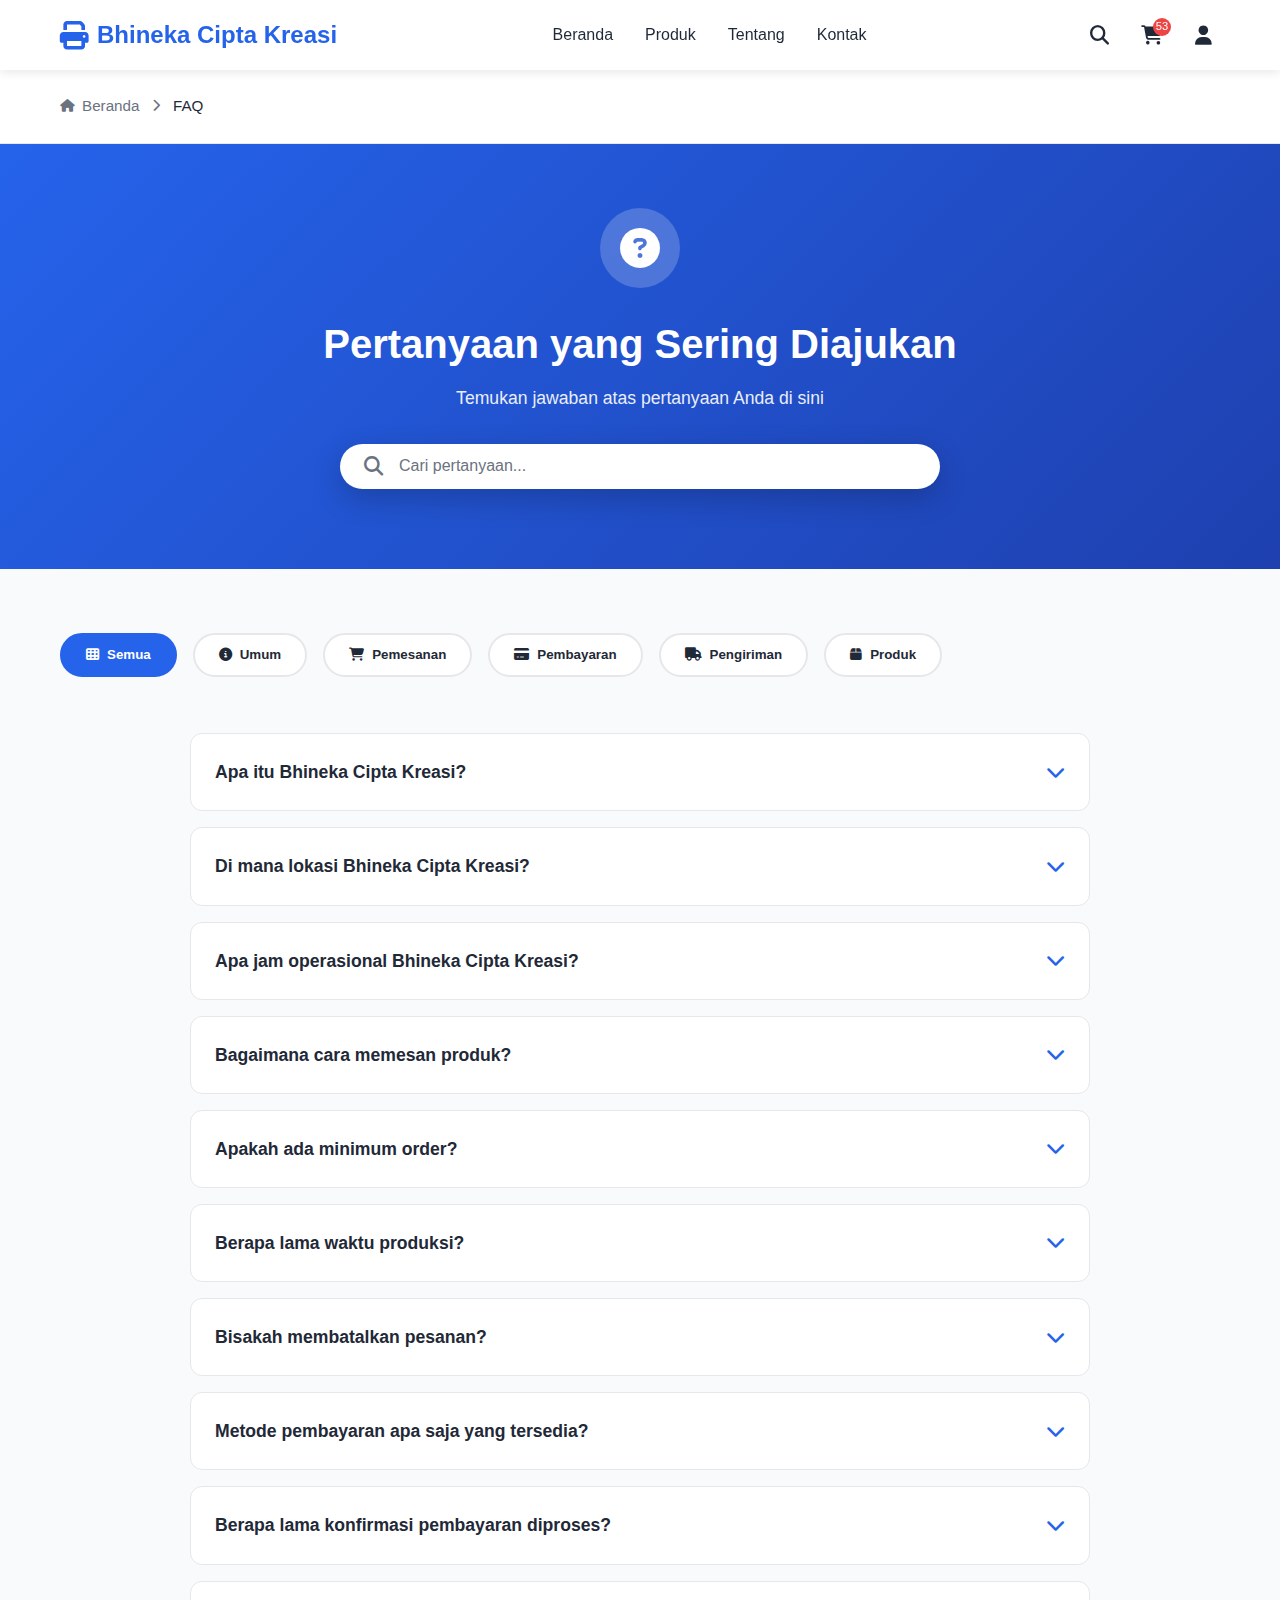
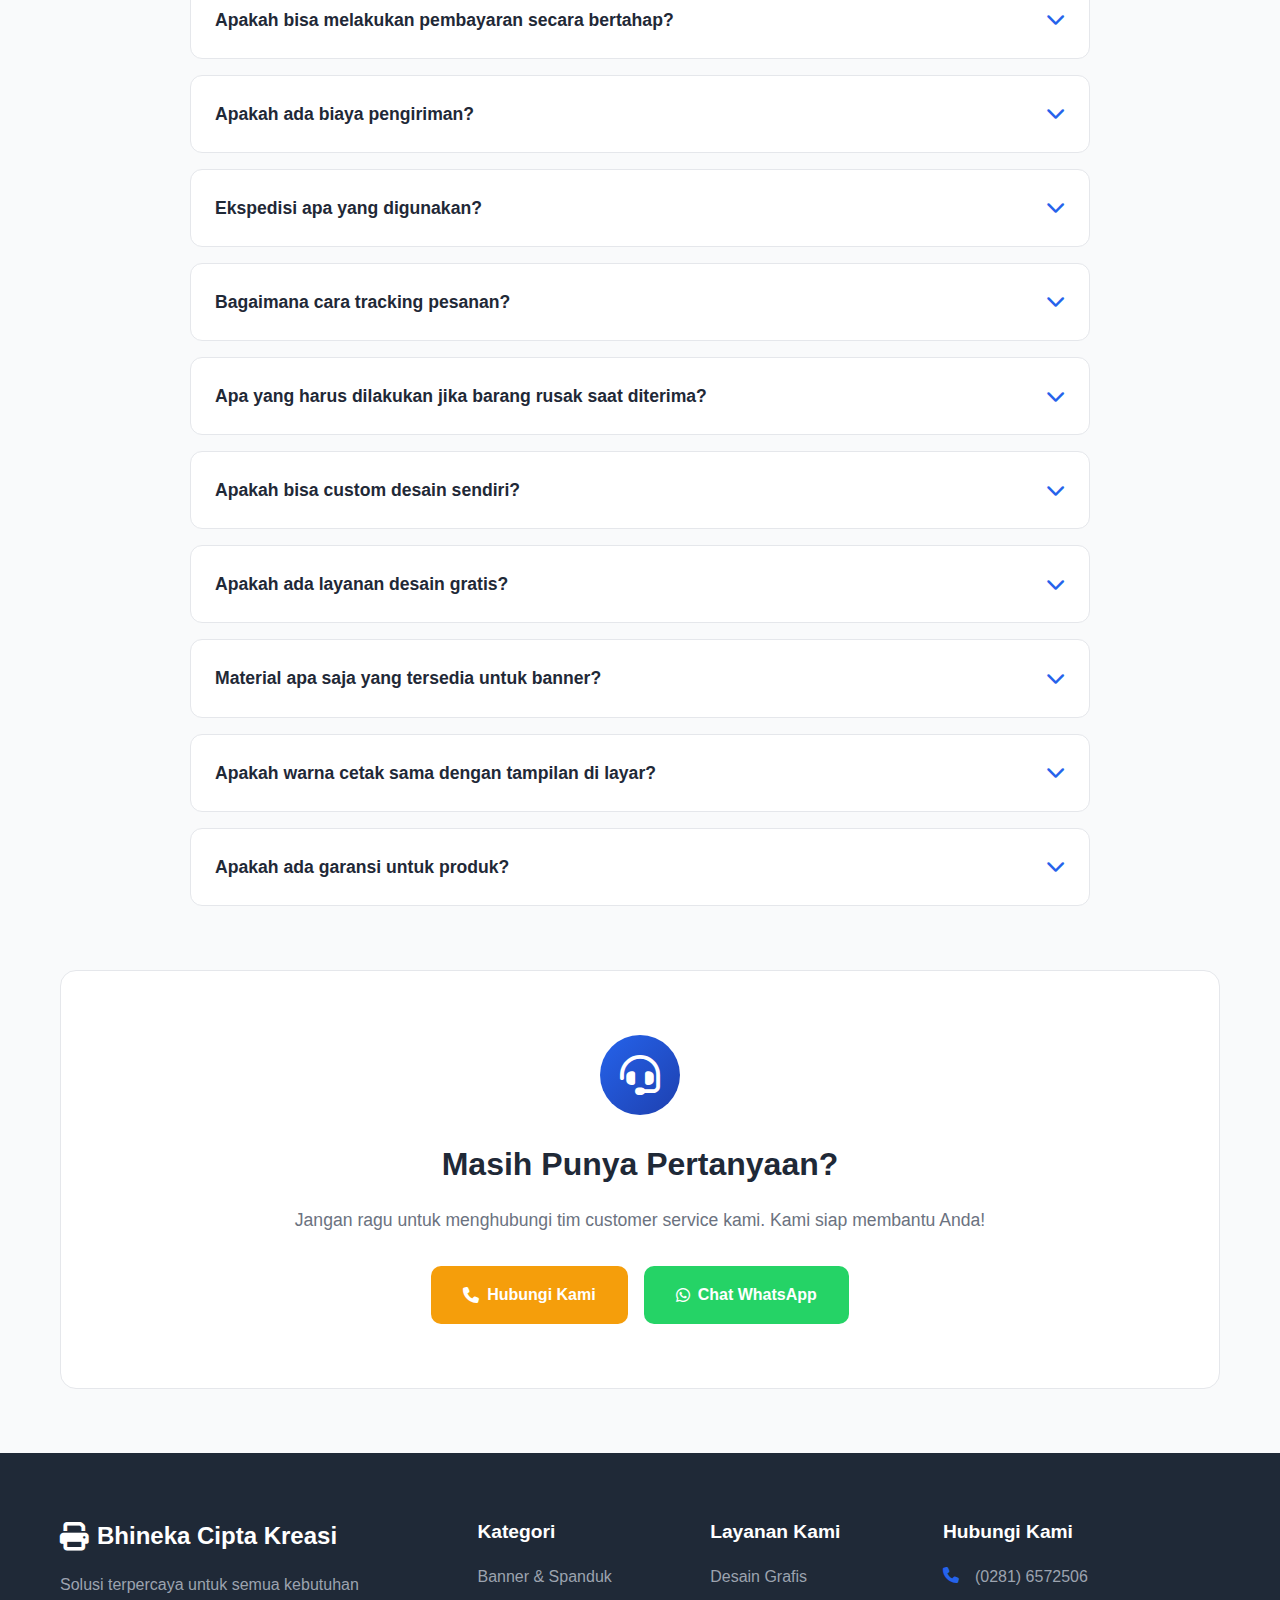
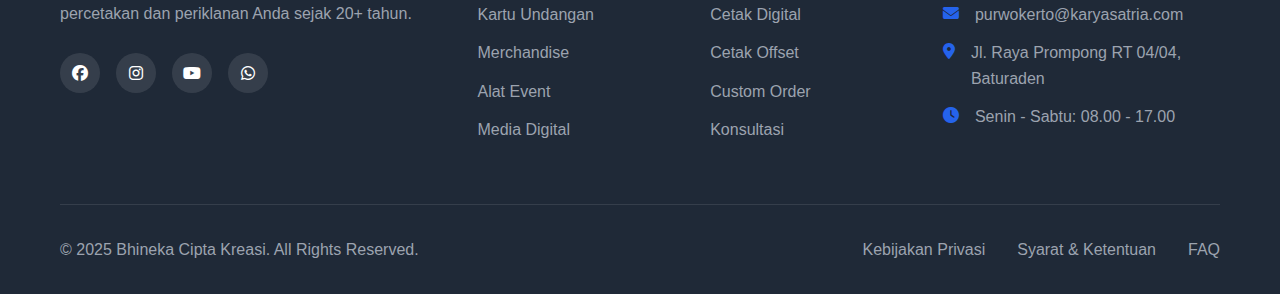
<file: faq.html>
<!DOCTYPE html>
<html lang="id">
<head>
    <meta charset="UTF-8">
    <meta name="viewport" content="width=device-width, initial-scale=1.0">
    <title>FAQ - Bhineka Cipta Kreasi</title>
    <link rel="stylesheet" href="faq.css">
    <link rel="stylesheet" href="https://cdnjs.cloudflare.com/ajax/libs/font-awesome/6.4.0/css/all.min.css">
</head>
<body>
    <!-- Navigation -->
    <nav class="navbar">
        <div class="container">
            <div class="nav-wrapper">
                <a href="index.html" class="logo">
                    <i class="fas fa-print"></i>
                    <span>Bhineka Cipta Kreasi</span>
                </a>
                
                <div class="nav-links" id="navLinks">
                    <a href="index.html" class="active">Beranda</a>
                    <a href="produk.html">Produk</a>
                    <a href="about.html">Tentang</a>
                    <a href="kontak.html">Kontak</a>
                </div>
                
                <div class="nav-actions">
                    <button class="icon-btn">
                        <i class="fas fa-search"></i>
                    </button>
                    <a href="cart.html" class="icon-btn cart-btn">
                        <i class="fas fa-shopping-cart"></i>
                        <span class="cart-badge">0</span>
                    </a>
                    <a href="loginpage.html" class="icon-btn">
                        <i class="fas fa-user"></i>
                    </a>
                    <button class="mobile-menu-btn" id="mobileMenuBtn">
                        <i class="fas fa-bars"></i>
                    </button>
                </div>
            </div>
        </div>
    </nav>

    <!-- Breadcrumb -->
    <section class="breadcrumb">
        <div class="container">
            <div class="breadcrumb-items">
                <a href="index.html">
                    <i class="fas fa-home"></i>
                    Beranda
                </a>
                <i class="fas fa-chevron-right"></i>
                <span>FAQ</span>
            </div>
        </div>
    </section>

    <!-- Hero Section -->
    <section class="hero-section">
        <div class="container">
            <div class="hero-icon">
                <i class="fas fa-question-circle"></i>
            </div>
            <h1>Pertanyaan yang Sering Diajukan</h1>
            <p>Temukan jawaban atas pertanyaan Anda di sini</p>
            
            <!-- Search Bar -->
            <div class="search-box">
                <i class="fas fa-search"></i>
                <input type="text" id="faqSearch" placeholder="Cari pertanyaan...">
            </div>
        </div>
    </section>

    <!-- FAQ Section -->
    <section class="faq-section">
        <div class="container">
            <!-- Category Tabs -->
            <div class="category-tabs">
                <button class="tab-btn active" data-category="all">
                    <i class="fas fa-th"></i>
                    Semua
                </button>
                <button class="tab-btn" data-category="umum">
                    <i class="fas fa-info-circle"></i>
                    Umum
                </button>
                <button class="tab-btn" data-category="pemesanan">
                    <i class="fas fa-shopping-cart"></i>
                    Pemesanan
                </button>
                <button class="tab-btn" data-category="pembayaran">
                    <i class="fas fa-credit-card"></i>
                    Pembayaran
                </button>
                <button class="tab-btn" data-category="pengiriman">
                    <i class="fas fa-truck"></i>
                    Pengiriman
                </button>
                <button class="tab-btn" data-category="produk">
                    <i class="fas fa-box"></i>
                    Produk
                </button>
            </div>

            <!-- FAQ Content -->
            <div class="faq-content">
                <!-- Umum -->
                <div class="faq-item" data-category="umum">
                    <div class="faq-question">
                        <h3>Apa itu Bhineka Cipta Kreasi?</h3>
                        <i class="fas fa-chevron-down"></i>
                    </div>
                    <div class="faq-answer">
                        <p>Bhineka Cipta Kreasi adalah perusahaan percetakan dan periklanan yang bergerak di bidang pembuatan media promosi seperti banner, spanduk, kartu undangan, lanyard, merchandise, dan berbagai produk percetakan lainnya. Kami telah berpengalaman lebih dari 20 tahun dalam industri ini.</p>
                    </div>
                </div>

                <div class="faq-item" data-category="umum">
                    <div class="faq-question">
                        <h3>Di mana lokasi Bhineka Cipta Kreasi?</h3>
                        <i class="fas fa-chevron-down"></i>
                    </div>
                    <div class="faq-answer">
                        <p>Kantor cabang kami berlokasi di Jl. Raya Prompong RT 04/04 Kutasari, Kec. Baturaden, Kab. Banyumas, Jawa Tengah. Kami melayani pengiriman ke seluruh Indonesia.</p>
                    </div>
                </div>

                <div class="faq-item" data-category="umum">
                    <div class="faq-question">
                        <h3>Apa jam operasional Bhineka Cipta Kreasi?</h3>
                        <i class="fas fa-chevron-down"></i>
                    </div>
                    <div class="faq-answer">
                        <p>Kami buka setiap:</p>
                        <ul>
                            <li>Senin - Jumat: 08.00 - 17.00 WIB</li>
                            <li>Sabtu: 08.00 - 12.00 WIB</li>
                            <li>Minggu & Hari Libur: Tutup</li>
                        </ul>
                        <p>Untuk pemesanan online melalui website, Anda dapat melakukan pemesanan kapan saja 24/7.</p>
                    </div>
                </div>

                <!-- Pemesanan -->
                <div class="faq-item" data-category="pemesanan">
                    <div class="faq-question">
                        <h3>Bagaimana cara memesan produk?</h3>
                        <i class="fas fa-chevron-down"></i>
                    </div>
                    <div class="faq-answer">
                        <p>Anda dapat memesan melalui beberapa cara:</p>
                        <ol>
                            <li><strong>Website:</strong> Pilih produk, tambahkan ke keranjang, lalu checkout</li>
                            <li><strong>WhatsApp:</strong> Hubungi kami di (0281) 6572506</li>
                            <li><strong>Email:</strong> Kirim detail pesanan ke purwokerto@karyasatria.com</li>
                            <li><strong>Datang Langsung:</strong> Kunjungi kantor kami</li>
                        </ol>
                    </div>
                </div>

                <div class="faq-item" data-category="pemesanan">
                    <div class="faq-question">
                        <h3>Apakah ada minimum order?</h3>
                        <i class="fas fa-chevron-down"></i>
                    </div>
                    <div class="faq-answer">
                        <p>Minimum order berbeda-beda tergantung jenis produk:</p>
                        <ul>
                            <li><strong>Banner & Spanduk:</strong> Tidak ada minimum order</li>
                            <li><strong>Kartu Undangan:</strong> Minimal 50 pcs</li>
                            <li><strong>Lanyard:</strong> Minimal 50 pcs</li>
                            <li><strong>Merchandise:</strong> Minimal 25 pcs (tergantung jenis)</li>
                        </ul>
                    </div>
                </div>

                <div class="faq-item" data-category="pemesanan">
                    <div class="faq-question">
                        <h3>Berapa lama waktu produksi?</h3>
                        <i class="fas fa-chevron-down"></i>
                    </div>
                    <div class="faq-answer">
                        <p>Waktu produksi tergantung jenis produk dan jumlah pesanan:</p>
                        <ul>
                            <li><strong>Banner & Spanduk:</strong> 1-3 hari kerja</li>
                            <li><strong>Kartu Undangan:</strong> 3-5 hari kerja</li>
                            <li><strong>Lanyard:</strong> 5-7 hari kerja</li>
                            <li><strong>Merchandise Custom:</strong> 7-14 hari kerja</li>
                            <li><strong>Pesanan Urgent:</strong> Tersedia dengan biaya tambahan</li>
                        </ul>
                    </div>
                </div>

                <div class="faq-item" data-category="pemesanan">
                    <div class="faq-question">
                        <h3>Bisakah membatalkan pesanan?</h3>
                        <i class="fas fa-chevron-down"></i>
                    </div>
                    <div class="faq-answer">
                        <p>Pembatalan pesanan hanya dapat dilakukan jika:</p>
                        <ul>
                            <li>Pesanan belum memasuki tahap produksi</li>
                            <li>Maksimal 2 jam setelah konfirmasi pembayaran</li>
                            <li>Biaya admin 5% akan dikenakan</li>
                        </ul>
                        <p>Untuk pesanan yang sudah diproduksi, pembatalan tidak dapat dilakukan.</p>
                    </div>
                </div>

                <!-- Pembayaran -->
                <div class="faq-item" data-category="pembayaran">
                    <div class="faq-question">
                        <h3>Metode pembayaran apa saja yang tersedia?</h3>
                        <i class="fas fa-chevron-down"></i>
                    </div>
                    <div class="faq-answer">
                        <p>Kami menerima berbagai metode pembayaran:</p>
                        <ul>
                            <li><strong>Transfer Bank:</strong> BCA, Mandiri, BNI, BRI</li>
                            <li><strong>E-Wallet:</strong> OVO, GoPay, DANA, ShopeePay</li>
                            <li><strong>Kartu Kredit/Debit:</strong> Visa, Mastercard</li>
                            <li><strong>COD:</strong> Untuk area Purwokerto dan sekitarnya</li>
                        </ul>
                    </div>
                </div>

                <div class="faq-item" data-category="pembayaran">
                    <div class="faq-question">
                        <h3>Berapa lama konfirmasi pembayaran diproses?</h3>
                        <i class="fas fa-chevron-down"></i>
                    </div>
                    <div class="faq-answer">
                        <p>Konfirmasi pembayaran diproses dalam waktu:</p>
                        <ul>
                            <li><strong>Transfer Bank:</strong> 1-2 jam pada jam kerja</li>
                            <li><strong>E-Wallet & Kartu Kredit:</strong> Otomatis/real-time</li>
                            <li><strong>Di luar jam kerja:</strong> Akan dikonfirmasi pada hari kerja berikutnya</li>
                        </ul>
                    </div>
                </div>

                <div class="faq-item" data-category="pembayaran">
                    <div class="faq-question">
                        <h3>Apakah bisa melakukan pembayaran secara bertahap?</h3>
                        <i class="fas fa-chevron-down"></i>
                    </div>
                    <div class="faq-answer">
                        <p>Ya, untuk pesanan dengan nilai di atas Rp 5.000.000, kami menyediakan sistem pembayaran bertahap:</p>
                        <ul>
                            <li>DP 50% saat pemesanan</li>
                            <li>Pelunasan 50% sebelum pengiriman</li>
                        </ul>
                        <p>Silakan hubungi customer service untuk informasi lebih lanjut.</p>
                    </div>
                </div>

                <!-- Pengiriman -->
                <div class="faq-item" data-category="pengiriman">
                    <div class="faq-question">
                        <h3>Apakah ada biaya pengiriman?</h3>
                        <i class="fas fa-chevron-down"></i>
                    </div>
                    <div class="faq-answer">
                        <p>Biaya pengiriman dihitung berdasarkan:</p>
                        <ul>
                            <li>Berat dan volume barang</li>
                            <li>Lokasi tujuan pengiriman</li>
                            <li>Jasa ekspedisi yang dipilih</li>
                        </ul>
                        <p><strong>Gratis Ongkir:</strong> Untuk pembelian di atas Rp 1.000.000 ke wilayah Jawa.</p>
                    </div>
                </div>

                <div class="faq-item" data-category="pengiriman">
                    <div class="faq-question">
                        <h3>Ekspedisi apa yang digunakan?</h3>
                        <i class="fas fa-chevron-down"></i>
                    </div>
                    <div class="faq-answer">
                        <p>Kami bekerja sama dengan berbagai ekspedisi terpercaya:</p>
                        <ul>
                            <li>JNE (Reguler & YES)</li>
                            <li>J&T Express</li>
                            <li>SiCepat</li>
                            <li>Anteraja</li>
                            <li>Kargo untuk barang besar</li>
                        </ul>
                    </div>
                </div>

                <div class="faq-item" data-category="pengiriman">
                    <div class="faq-question">
                        <h3>Bagaimana cara tracking pesanan?</h3>
                        <i class="fas fa-chevron-down"></i>
                    </div>
                    <div class="faq-answer">
                        <p>Anda dapat tracking pesanan melalui:</p>
                        <ol>
                            <li>Nomor resi yang dikirim via email/WhatsApp</li>
                            <li>Website ekspedisi yang digunakan</li>
                            <li>Halaman "Pesanan Saya" di website kami</li>
                            <li>Hubungi customer service kami</li>
                        </ol>
                    </div>
                </div>

                <div class="faq-item" data-category="pengiriman">
                    <div class="faq-question">
                        <h3>Apa yang harus dilakukan jika barang rusak saat diterima?</h3>
                        <i class="fas fa-chevron-down"></i>
                    </div>
                    <div class="faq-answer">
                        <p>Jika barang rusak saat diterima:</p>
                        <ol>
                            <li>Foto barang dan kemasannya sebagai bukti</li>
                            <li>Laporkan ke customer service maksimal 2x24 jam</li>
                            <li>Sertakan nomor pesanan dan bukti foto</li>
                            <li>Tim kami akan memverifikasi dan mengirim pengganti</li>
                        </ol>
                        <p><strong>Penting:</strong> Pastikan untuk memeriksa kondisi paket sebelum menerima dari kurir.</p>
                    </div>
                </div>

                <!-- Produk -->
                <div class="faq-item" data-category="produk">
                    <div class="faq-question">
                        <h3>Apakah bisa custom desain sendiri?</h3>
                        <i class="fas fa-chevron-down"></i>
                    </div>
                    <div class="faq-answer">
                        <p>Ya, kami menerima custom desain dengan ketentuan:</p>
                        <ul>
                            <li>File desain dalam format AI, PSD, PDF, atau CorelDraw</li>
                            <li>Resolusi minimal 300 dpi</li>
                            <li>Mode warna CMYK untuk hasil cetak optimal</li>
                            <li>Desain sudah final dan siap produksi</li>
                        </ul>
                        <p>Jika tidak memiliki desain, kami juga menyediakan jasa desain dengan biaya tambahan.</p>
                    </div>
                </div>

                <div class="faq-item" data-category="produk">
                    <div class="faq-question">
                        <h3>Apakah ada layanan desain gratis?</h3>
                        <i class="fas fa-chevron-down"></i>
                    </div>
                    <div class="faq-answer">
                        <p>Ya, kami menyediakan layanan desain gratis untuk:</p>
                        <ul>
                            <li>Pesanan banner/spanduk di atas 10m²</li>
                            <li>Kartu undangan minimal 100 pcs</li>
                            <li>Merchandise minimal 100 pcs</li>
                        </ul>
                        <p>Revisi maksimal 3x. Untuk pesanan di bawah minimum tersebut, dikenakan biaya desain mulai dari Rp 50.000.</p>
                    </div>
                </div>

                <div class="faq-item" data-category="produk">
                    <div class="faq-question">
                        <h3>Material apa saja yang tersedia untuk banner?</h3>
                        <i class="fas fa-chevron-down"></i>
                    </div>
                    <div class="faq-answer">
                        <p>Kami menyediakan berbagai jenis material banner:</p>
                        <ul>
                            <li><strong>Flexi Korea:</strong> Material standar, ekonomis, untuk indoor/outdoor</li>
                            <li><strong>Flexi China:</strong> Harga lebih ekonomis, cocok untuk event singkat</li>
                            <li><strong>Albatros:</strong> Premium, tahan lama, tidak mudah sobek</li>
                            <li><strong>Vinyl:</strong> Untuk sticker, cutting sticker</li>
                            <li><strong>MMT (Luster):</strong> Glossy, untuk indoor</li>
                        </ul>
                    </div>
                </div>

                <div class="faq-item" data-category="produk">
                    <div class="faq-question">
                        <h3>Apakah warna cetak sama dengan tampilan di layar?</h3>
                        <i class="fas fa-chevron-down"></i>
                    </div>
                    <div class="faq-answer">
                        <p>Warna cetak mungkin sedikit berbeda dengan tampilan di layar karena:</p>
                        <ul>
                            <li>Perbedaan mode warna (RGB di layar vs CMYK pada cetakan)</li>
                            <li>Kalibrasi monitor yang berbeda</li>
                            <li>Jenis material yang digunakan</li>
                        </ul>
                        <p>Untuk hasil optimal, pastikan desain menggunakan mode CMYK. Jika membutuhkan warna yang sangat presisi, kami menyarankan untuk melakukan proof print terlebih dahulu.</p>
                    </div>
                </div>

                <div class="faq-item" data-category="produk">
                    <div class="faq-question">
                        <h3>Apakah ada garansi untuk produk?</h3>
                        <i class="fas fa-chevron-down"></i>
                    </div>
                    <div class="faq-answer">
                        <p>Kami memberikan garansi untuk:</p>
                        <ul>
                            <li>Kesalahan cetak dari pihak kami (warna, ukuran, atau desain)</li>
                            <li>Cacat produksi (sobek, tidak rata, dll)</li>
                            <li>Barang rusak saat pengiriman</li>
                        </ul>
                        <p>Garansi <strong>TIDAK berlaku</strong> untuk:</p>
                        <ul>
                            <li>Kesalahan file dari customer</li>
                            <li>Perbedaan warna akibat mode RGB</li>
                            <li>Kerusakan setelah pemakaian</li>
                        </ul>
                    </div>
                </div>
            </div>

            <!-- Still Have Questions -->
            <div class="contact-cta">
                <div class="cta-icon">
                    <i class="fas fa-headset"></i>
                </div>
                <h2>Masih Punya Pertanyaan?</h2>
                <p>Jangan ragu untuk menghubungi tim customer service kami. Kami siap membantu Anda!</p>
                <div class="cta-buttons">
                    <a href="kontak.html" class="btn-primary">
                        <i class="fas fa-phone"></i>
                        Hubungi Kami
                    </a>
                    <a href="https://wa.me/6281234567890" target="_blank" class="btn-whatsapp">
                        <i class="fab fa-whatsapp"></i>
                        Chat WhatsApp
                    </a>
                </div>
            </div>
        </div>
    </section>

    <!-- Footer -->
    <footer class="footer">
        <div class="container">
            <div class="footer-grid">
                <div class="footer-column">
                    <div class="footer-logo">
                        <i class="fas fa-print"></i>
                        <span>Bhineka Cipta Kreasi</span>
                    </div>
                    <p>Solusi terpercaya untuk semua kebutuhan percetakan dan periklanan Anda sejak 20+ tahun.</p>
                    <div class="social-links">
                        <a href="#"><i class="fab fa-facebook"></i></a>
                        <a href="#"><i class="fab fa-instagram"></i></a>
                        <a href="#"><i class="fab fa-youtube"></i></a>
                        <a href="#"><i class="fab fa-whatsapp"></i></a>
                    </div>
                </div>
                
                <div class="footer-column">
                    <h4>Kategori</h4>
                    <ul>
                        <li><a href="#">Banner & Spanduk</a></li>
                        <li><a href="#">Kartu Undangan</a></li>
                        <li><a href="#">Merchandise</a></li>
                        <li><a href="#">Alat Event</a></li>
                        <li><a href="#">Media Digital</a></li>
                    </ul>
                </div>
                
                <div class="footer-column">
                    <h4>Layanan Kami</h4>
                    <ul>
                        <li><a href="#">Desain Grafis</a></li>
                        <li><a href="#">Cetak Digital</a></li>
                        <li><a href="#">Cetak Offset</a></li>
                        <li><a href="#">Custom Order</a></li>
                        <li><a href="#">Konsultasi</a></li>
                    </ul>
                </div>
                
                <div class="footer-column">
                    <h4>Hubungi Kami</h4>
                    <ul class="contact-info">
                        <li>
                            <i class="fas fa-phone"></i>
                            <span>(0281) 6572506</span>
                        </li>
                        <li>
                            <i class="fas fa-envelope"></i>
                            <span>purwokerto@karyasatria.com</span>
                        </li>
                        <li>
                            <i class="fas fa-map-marker-alt"></i>
                            <span>Jl. Raya Prompong RT 04/04, Baturaden</span>
                        </li>
                        <li>
                            <i class="fas fa-clock"></i>
                            <span>Senin - Sabtu: 08.00 - 17.00</span>
                        </li>
                    </ul>
                </div>
            </div>
            
            <div class="footer-bottom">
                <p>&copy; 2025 Bhineka Cipta Kreasi. All Rights Reserved.</p>
                <div class="footer-links">
                    <a href="privasi.html">Kebijakan Privasi</a>
                    <a href="syarat.html">Syarat & Ketentuan</a>
                    <a href="faq.html">FAQ</a>
                </div>
            </div>
        </div>
    </footer>

    <script src="faq.js"></script>
</body>
</html>
</file>
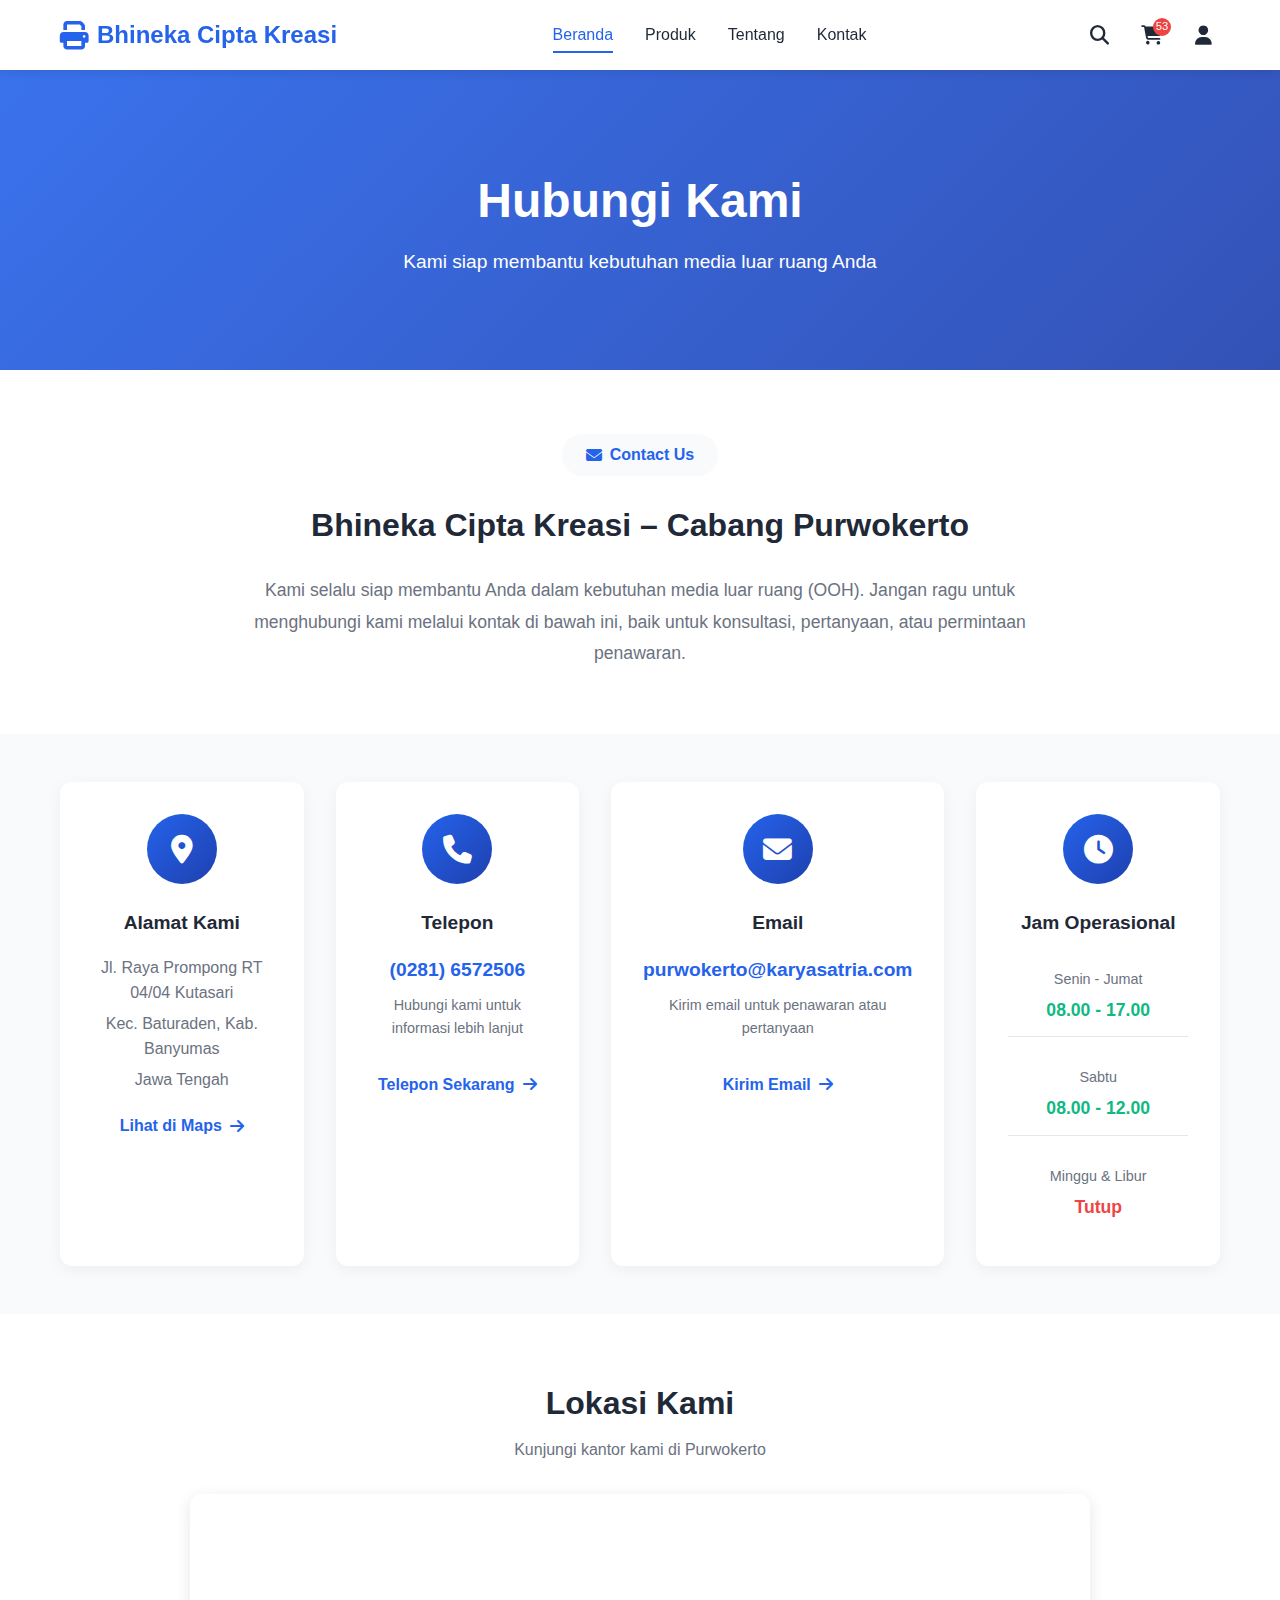
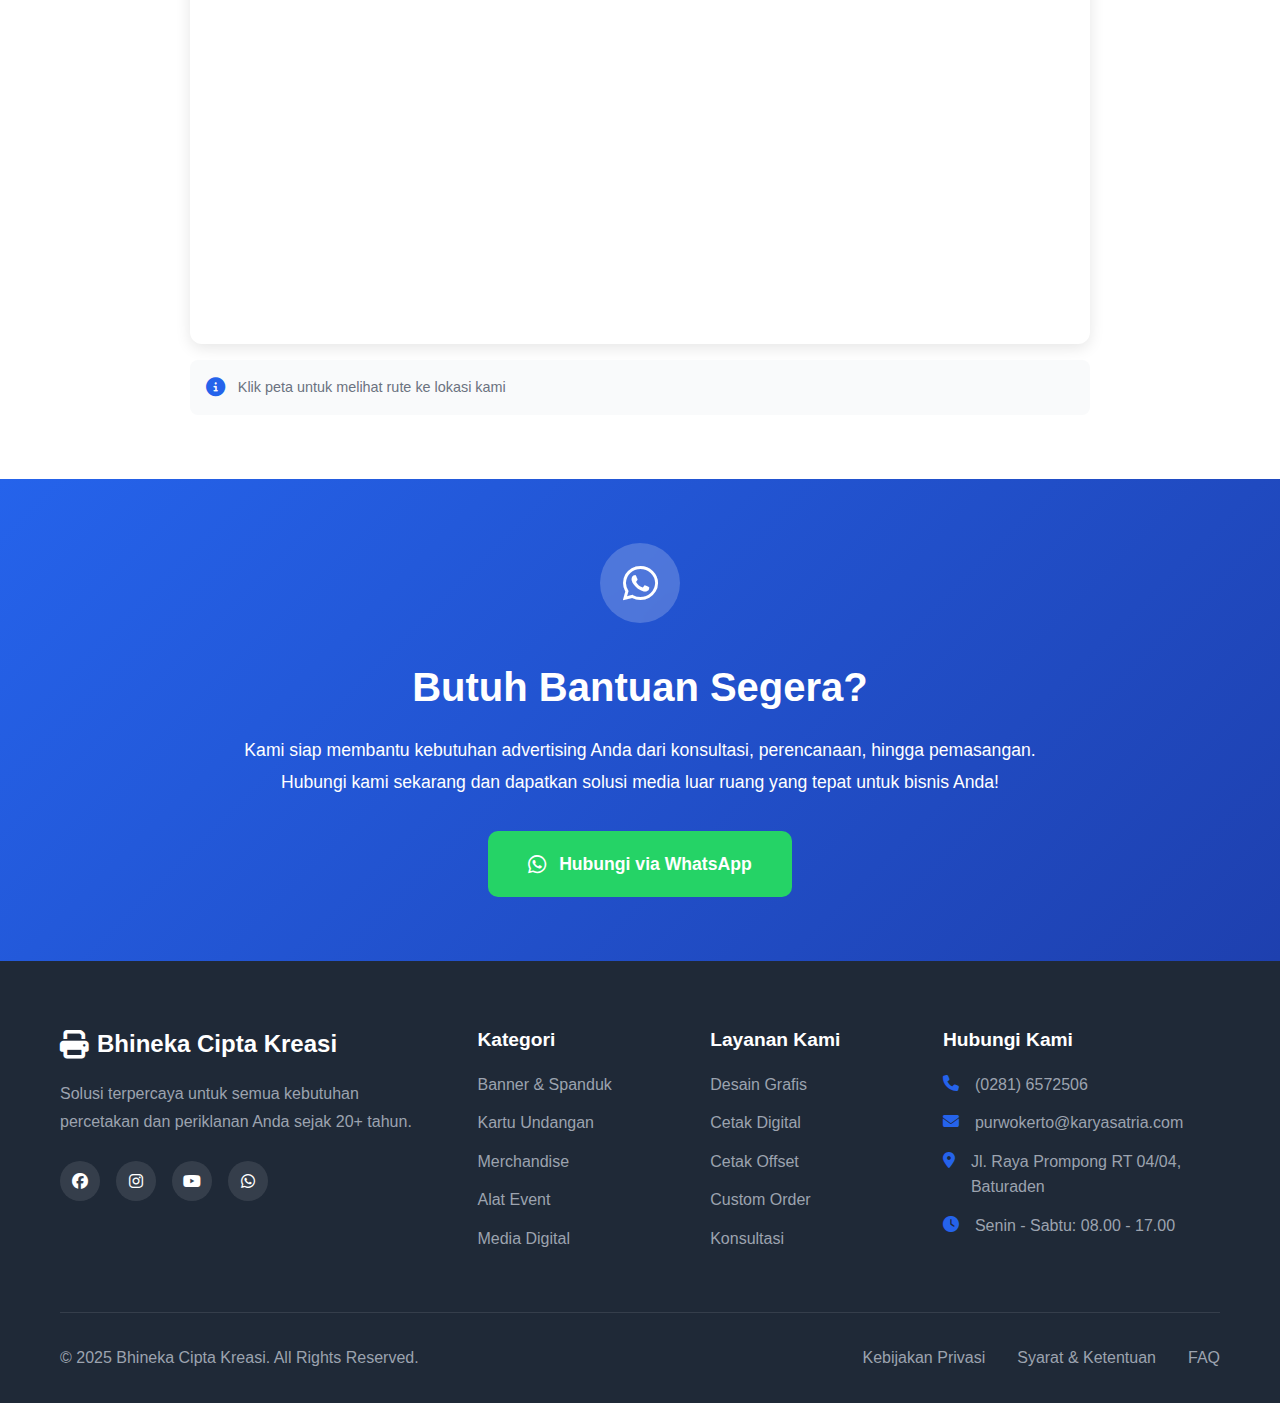
<file: kontak.html>
<!DOCTYPE html>
<html lang="id">
<head>
    <meta charset="UTF-8">
    <meta name="viewport" content="width=device-width, initial-scale=1.0">
    <title>Kontak Kami - Bhineka Cipta Kreasi</title>
    <link rel="stylesheet" href="kontak.css">
    <link rel="stylesheet" href="https://cdnjs.cloudflare.com/ajax/libs/font-awesome/6.4.0/css/all.min.css">
</head>
<body>
    <!-- Navigation -->
    <nav class="navbar">
        <div class="container">
            <div class="nav-wrapper">
                <a href="index.html" class="logo">
                    <i class="fas fa-print"></i>
                    <span>Bhineka Cipta Kreasi</span>
                </a>
                
                <div class="nav-links" id="navLinks">
                    <a href="index.html" class="active">Beranda</a>
                    <a href="produk.html">Produk</a>
                    <a href="about.html">Tentang</a>
                    <a href="kontak.html">Kontak</a>
                </div>
                
                <div class="nav-actions">
                    <button class="icon-btn">
                        <i class="fas fa-search"></i>
                    </button>
                    <a href="cart.html" class="icon-btn cart-btn">
                        <i class="fas fa-shopping-cart"></i>
                        <span class="cart-badge">0</span>
                    </a>
                    <a href="loginpage.html" class="icon-btn">
                        <i class="fas fa-user"></i>
                    </a>
                    <button class="mobile-menu-btn" id="mobileMenuBtn">
                        <i class="fas fa-bars"></i>
                    </button>
                </div>
            </div>
        </div>
    </nav>

    <!-- Hero Section -->
    <section class="contact-hero">
        <div class="container">
            <div class="hero-content">
                <h1>Hubungi Kami</h1>
                <p>Kami siap membantu kebutuhan media luar ruang Anda</p>
            </div>
        </div>
    </section>

    <!-- Opening Statement -->
    <section class="opening-section">
        <div class="container">
            <div class="opening-content">
                <div class="section-badge">
                    <i class="fas fa-envelope"></i>
                    Contact Us
                </div>
                <h2>Bhineka Cipta Kreasi – Cabang Purwokerto</h2>
                <p class="lead-text">
                    Kami selalu siap membantu Anda dalam kebutuhan media luar ruang (OOH). 
                    Jangan ragu untuk menghubungi kami melalui kontak di bawah ini, baik untuk 
                    konsultasi, pertanyaan, atau permintaan penawaran.
                </p>
            </div>
        </div>
    </section>

    <!-- Contact Info Cards -->
    <section class="contact-cards-section">
        <div class="container">
            <div class="contact-cards-grid">
                <div class="contact-card">
                    <div class="card-icon">
                        <i class="fas fa-map-marker-alt"></i>
                    </div>
                    <h3>Alamat Kami</h3>
                    <p>Jl. Raya Prompong RT 04/04 Kutasari</p>
                    <p>Kec. Baturaden, Kab. Banyumas</p>
                    <p>Jawa Tengah</p>
                    <a href="https://goo.gl/maps" target="_blank" class="card-link">
                        Lihat di Maps <i class="fas fa-arrow-right"></i>
                    </a>
                </div>

                <div class="contact-card">
                    <div class="card-icon">
                        <i class="fas fa-phone"></i>
                    </div>
                    <h3>Telepon</h3>
                    <p class="contact-value">(0281) 6572506</p>
                    <p class="contact-desc">Hubungi kami untuk informasi lebih lanjut</p>
                    <a href="tel:02816572506" class="card-link">
                        Telepon Sekarang <i class="fas fa-arrow-right"></i>
                    </a>
                </div>

                <div class="contact-card">
                    <div class="card-icon">
                        <i class="fas fa-envelope"></i>
                    </div>
                    <h3>Email</h3>
                    <p class="contact-value">purwokerto@karyasatria.com</p>
                    <p class="contact-desc">Kirim email untuk penawaran atau pertanyaan</p>
                    <a href="mailto:purwokerto@karyasatria.com" class="card-link">
                        Kirim Email <i class="fas fa-arrow-right"></i>
                    </a>
                </div>

                <div class="contact-card">
                    <div class="card-icon">
                        <i class="fas fa-clock"></i>
                    </div>
                    <h3>Jam Operasional</h3>
                    <div class="hours-list">
                        <div class="hour-item">
                            <span class="day">Senin - Jumat</span>
                            <span class="time open">08.00 - 17.00</span>
                        </div>
                        <div class="hour-item">
                            <span class="day">Sabtu</span>
                            <span class="time open">08.00 - 12.00</span>
                        </div>
                        <div class="hour-item">
                            <span class="day">Minggu & Libur</span>
                            <span class="time closed">Tutup</span>
                        </div>
                    </div>
                </div>
            </div>
        </div>
    </section>

    <!-- Map Section -->
    <section class="map-section">
        <div class="container">
            <div class="map-content">
                <h2>Lokasi Kami</h2>
                <p class="map-subtitle">Kunjungi kantor kami di Purwokerto</p>
                <div class="map-container">
                    <iframe 
                        src="https://www.google.com/maps/embed?pb=!1m18!1m12!1m3!1d126748.60650524333!2d109.13540725!3d-7.4298888!2m3!1f0!2f0!3f0!3m2!1i1024!2i768!4f13.1!3m3!1m2!1s0x2e655c3f71f1f063%3A0x3027a76e352bea0!2sPurwokerto%2C%20Banyumas%20Regency%2C%20Central%20Java!5e0!3m2!1sen!2sid!4v1234567890" 
                        width="100%" 
                        height="100%" 
                        style="border:0;" 
                        allowfullscreen="" 
                        loading="lazy">
                    </iframe>
                </div>
                <div class="map-info">
                    <i class="fas fa-info-circle"></i>
                    <span>Klik peta untuk melihat rute ke lokasi kami</span>
                </div>
            </div>
        </div>
    </section>

    <!-- CTA Section -->
    <section class="cta-section">
        <div class="container">
            <div class="cta-content">
                <div class="cta-icon">
                    <i class="fab fa-whatsapp"></i>
                </div>
                <h2>Butuh Bantuan Segera?</h2>
                <p>
                    Kami siap membantu kebutuhan advertising Anda dari konsultasi, perencanaan, 
                    hingga pemasangan. Hubungi kami sekarang dan dapatkan solusi media luar ruang 
                    yang tepat untuk bisnis Anda!
                </p>
                <a href="https://wa.me/6281234567890" target="_blank" class="btn-whatsapp">
                    <i class="fab fa-whatsapp"></i>
                    Hubungi via WhatsApp
                </a>
            </div>
        </div>
    </section>

    <!-- Footer -->
    <footer class="footer">
        <div class="container">
            <div class="footer-grid">
                <div class="footer-column">
                    <div class="footer-logo">
                        <i class="fas fa-print"></i>
                        <span>Bhineka Cipta Kreasi</span>
                    </div>
                    <p>Solusi terpercaya untuk semua kebutuhan percetakan dan periklanan Anda sejak 20+ tahun.</p>
                    <div class="social-links">
                        <a href="#"><i class="fab fa-facebook"></i></a>
                        <a href="#"><i class="fab fa-instagram"></i></a>
                        <a href="#"><i class="fab fa-youtube"></i></a>
                        <a href="#"><i class="fab fa-whatsapp"></i></a>
                    </div>
                </div>
                
                <div class="footer-column">
                    <h4>Kategori</h4>
                    <ul>
                        <li><a href="#">Banner & Spanduk</a></li>
                        <li><a href="#">Kartu Undangan</a></li>
                        <li><a href="#">Merchandise</a></li>
                        <li><a href="#">Alat Event</a></li>
                        <li><a href="#">Media Digital</a></li>
                    </ul>
                </div>
                
                <div class="footer-column">
                    <h4>Layanan Kami</h4>
                    <ul>
                        <li><a href="#">Desain Grafis</a></li>
                        <li><a href="#">Cetak Digital</a></li>
                        <li><a href="#">Cetak Offset</a></li>
                        <li><a href="#">Custom Order</a></li>
                        <li><a href="#">Konsultasi</a></li>
                    </ul>
                </div>
                
                <div class="footer-column">
                    <h4>Hubungi Kami</h4>
                    <ul class="contact-info">
                        <li>
                            <i class="fas fa-phone"></i>
                            <span>(0281) 6572506</span>
                        </li>
                        <li>
                            <i class="fas fa-envelope"></i>
                            <span>purwokerto@karyasatria.com</span>
                        </li>
                        <li>
                            <i class="fas fa-map-marker-alt"></i>
                            <span>Jl. Raya Prompong RT 04/04, Baturaden</span>
                        </li>
                        <li>
                            <i class="fas fa-clock"></i>
                            <span>Senin - Sabtu: 08.00 - 17.00</span>
                        </li>
                    </ul>
                </div>
            </div>
            
            <div class="footer-bottom">
                <p>&copy; 2025 Bhineka Cipta Kreasi. All Rights Reserved.</p>
                <div class="footer-links">
                    <a href="privasi.html">Kebijakan Privasi</a>
                    <a href="syarat.html">Syarat & Ketentuan</a>
                    <a href="faq.html">FAQ</a>
                </div>
            </div>
        </div>
    </footer>

    <script src="kontak.js"></script>
</body>
</html>
</file>
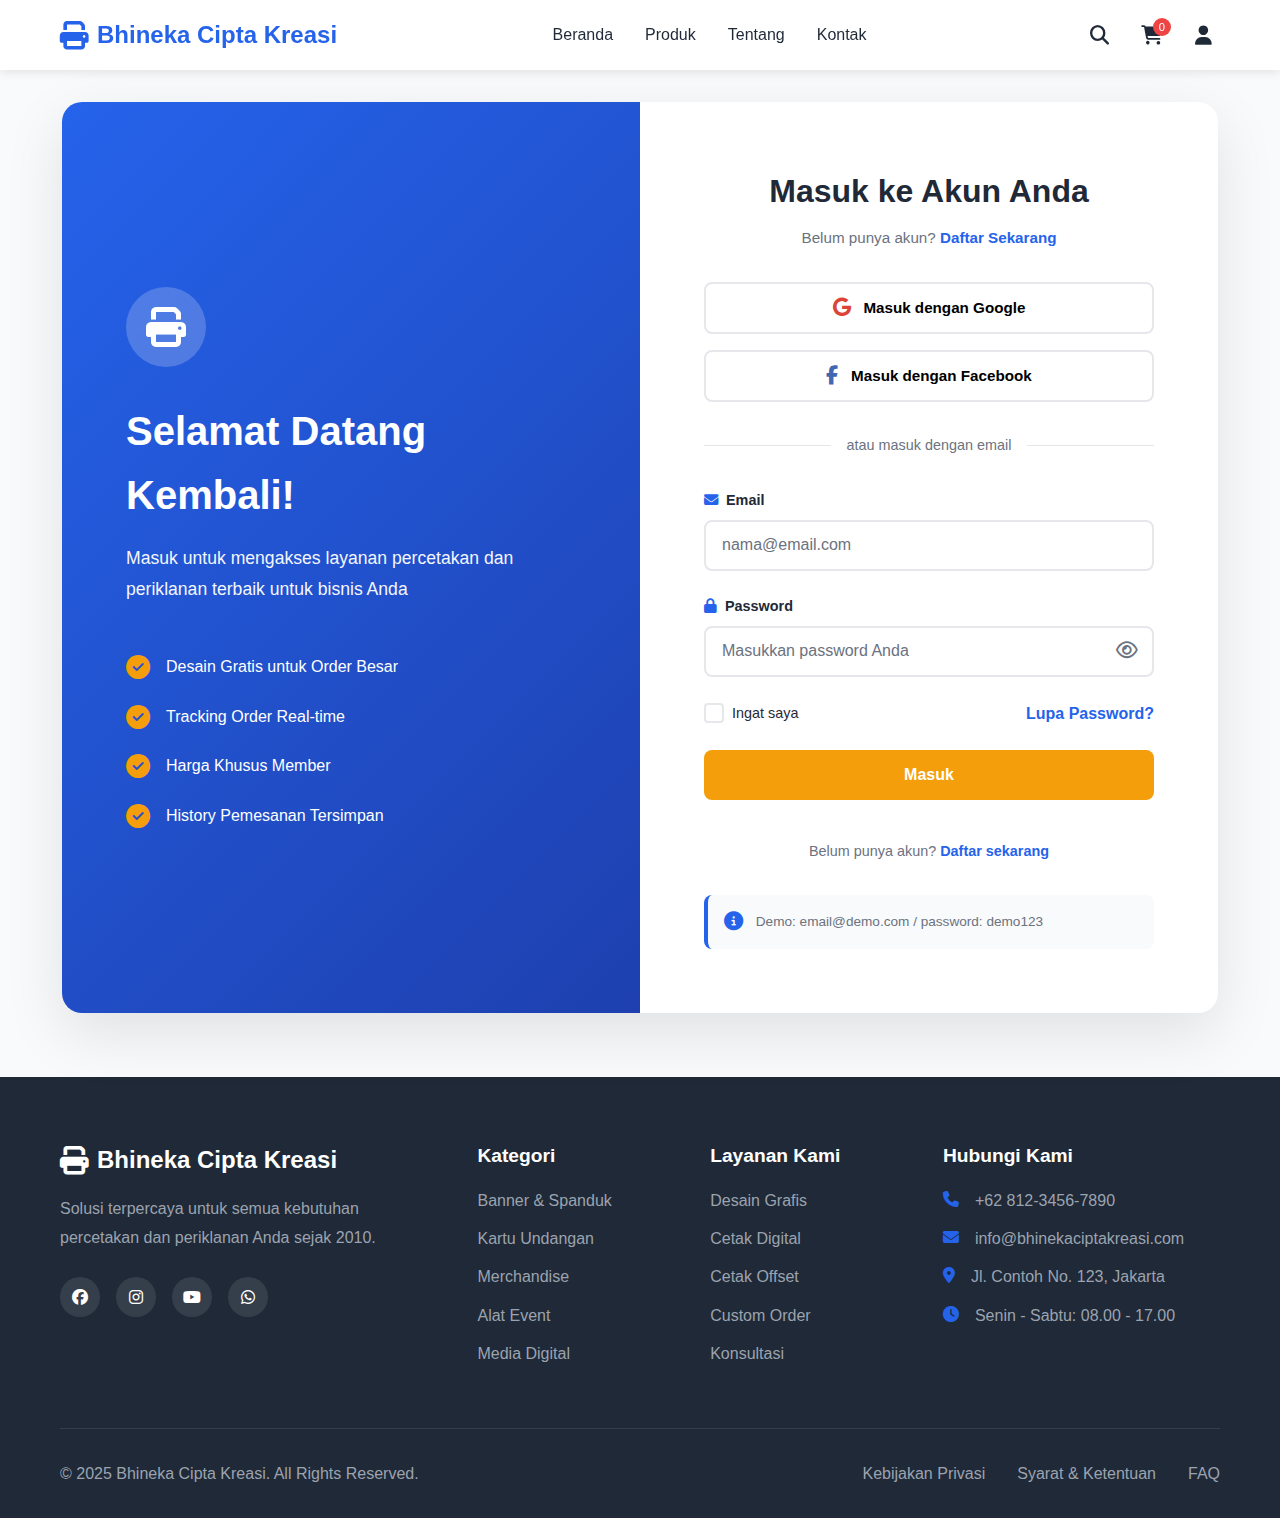
<file: loginpage.html>
<!DOCTYPE html>
<html lang="id">
<head>
    <meta charset="UTF-8">
    <meta name="viewport" content="width=device-width, initial-scale=1.0">
    <title>Login - Bhineka Cipta Kreasi</title>
    <link rel="stylesheet" href="loginpage.css">
    <link rel="stylesheet" href="https://cdnjs.cloudflare.com/ajax/libs/font-awesome/6.4.0/css/all.min.css">
</head>
<body>
    <!-- Navigation (sama seperti homepage) -->
    <nav class="navbar">
        <div class="container">
            <div class="nav-wrapper">
                <div class="logo">
                    <i class="fas fa-print"></i>
                    <span>Bhineka Cipta Kreasi</span>
                </div>
                
                <div class="nav-links" id="navLinks">
                    <a href="index.html" class="active">Beranda</a>
                    <a href="produk.html">Produk</a>
                    <a href="about.html">Tentang</a>
                    <a href="kontak.html">Kontak</a>
                </div>
                
                <div class="nav-actions">
                    <button class="icon-btn">
                        <i class="fas fa-search"></i>
                    </button>
                    <button class="icon-btn cart-btn">
                        <i class="fas fa-shopping-cart"></i>
                        <span class="cart-badge">0</span>
                    </button>
                    <a href="loginpage.html" class="icon-btn">
                        <i class="fas fa-user"></i>
                    </a>
                    <button class="mobile-menu-btn" id="mobileMenuBtn">
                        <i class="fas fa-bars"></i>
                    </button>
                </div>
            </div>
        </div>
    </nav>

    <!-- Login Content -->
    <section class="login-section">
        <div class="login-container">
            <!-- Left Side - Branding -->
            <div class="login-left">
                <div class="brand-content">
                    <div class="brand-icon">
                        <i class="fas fa-print"></i>
                    </div>
                    <h1>Selamat Datang Kembali!</h1>
                    <p>Masuk untuk mengakses layanan percetakan dan periklanan terbaik untuk bisnis Anda</p>
                    
                    <div class="features">
                        <div class="feature-item">
                            <i class="fas fa-check-circle"></i>
                            <span>Desain Gratis untuk Order Besar</span>
                        </div>
                        <div class="feature-item">
                            <i class="fas fa-check-circle"></i>
                            <span>Tracking Order Real-time</span>
                        </div>
                        <div class="feature-item">
                            <i class="fas fa-check-circle"></i>
                            <span>Harga Khusus Member</span>
                        </div>
                        <div class="feature-item">
                            <i class="fas fa-check-circle"></i>
                            <span>History Pemesanan Tersimpan</span>
                        </div>
                    </div>
                </div>
            </div>

            <!-- Right Side - Login Form -->
            <div class="login-right">
                <div class="login-form-wrapper">
                    <div class="form-header">
                        <h2>Masuk ke Akun Anda</h2>
                        <p>Belum punya akun? <a href="regispage.html" class="link-primary">Daftar Sekarang</a></p>
                    </div>

                    <!-- Social Login -->
                    <div class="social-login">
                        <button class="social-btn google-btn">
                            <i class="fab fa-google"></i>
                            <span>Masuk dengan Google</span>
                        </button>
                        <button class="social-btn facebook-btn">
                            <i class="fab fa-facebook-f"></i>
                            <span>Masuk dengan Facebook</span>
                        </button>
                    </div>

                    <div class="divider">
                        <span>atau masuk dengan email</span>
                    </div>

                    <!-- Login Form -->
                    <form class="login-form" id="loginForm">
                        <div class="form-group">
                            <label for="email">
                                <i class="fas fa-envelope"></i>
                                Email
                            </label>
                            <input 
                                type="email" 
                                id="email" 
                                name="email" 
                                placeholder="nama@email.com"
                                required
                            >
                            <span class="error-message" id="emailError"></span>
                        </div>

                        <div class="form-group">
                            <label for="password">
                                <i class="fas fa-lock"></i>
                                Password
                            </label>
                            <div class="password-input-wrapper">
                                <input 
                                    type="password" 
                                    id="password" 
                                    name="password" 
                                    placeholder="Masukkan password Anda"
                                    required
                                >
                                <button type="button" class="toggle-password" id="togglePassword">
                                    <i class="far fa-eye"></i>
                                </button>
                            </div>
                            <span class="error-message" id="passwordError"></span>
                        </div>

                        <div class="form-options">
                            <label class="checkbox-label">
                                <input type="checkbox" id="remember" name="remember">
                                <span class="checkbox-custom"></span>
                                <span>Ingat saya</span>
                            </label>
                            <a href="forgot-password.html" class="link-primary">Lupa Password?</a>
                        </div>

                        <button type="submit" class="btn-primary btn-full" id="loginBtn">
                            <span class="btn-text">Masuk</span>
                            <span class="btn-loader" style="display: none;">
                                <i class="fas fa-spinner fa-spin"></i>
                            </span>
                        </button>

                        <div class="form-footer">
                            <p>Belum punya akun? <a href="register.html" class="link-primary">Daftar sekarang</a></p>
                        </div>
                    </form>

                    <!-- Demo Account Info -->
                    <div class="demo-info">
                        <i class="fas fa-info-circle"></i>
                        <span>Demo: email@demo.com / password: demo123</span>
                    </div>
                </div>
            </div>
        </div>
    </section>

    <!-- Footer (sama seperti homepage) -->
    <footer class="footer">
        <div class="container">
            <div class="footer-grid">
                <div class="footer-column">
                    <div class="footer-logo">
                        <i class="fas fa-print"></i>
                        <span>Bhineka Cipta Kreasi</span>
                    </div>
                    <p>Solusi terpercaya untuk semua kebutuhan percetakan dan periklanan Anda sejak 2010.</p>
                    <div class="social-links">
                        <a href="#"><i class="fab fa-facebook"></i></a>
                        <a href="#"><i class="fab fa-instagram"></i></a>
                        <a href="#"><i class="fab fa-youtube"></i></a>
                        <a href="#"><i class="fab fa-whatsapp"></i></a>
                    </div>
                </div>
                
                <div class="footer-column">
                    <h4>Kategori</h4>
                    <ul>
                        <li><a href="#">Banner & Spanduk</a></li>
                        <li><a href="#">Kartu Undangan</a></li>
                        <li><a href="#">Merchandise</a></li>
                        <li><a href="#">Alat Event</a></li>
                        <li><a href="#">Media Digital</a></li>
                    </ul>
                </div>
                
                <div class="footer-column">
                    <h4>Layanan Kami</h4>
                    <ul>
                        <li><a href="#">Desain Grafis</a></li>
                        <li><a href="#">Cetak Digital</a></li>
                        <li><a href="#">Cetak Offset</a></li>
                        <li><a href="#">Custom Order</a></li>
                        <li><a href="#">Konsultasi</a></li>
                    </ul>
                </div>
                
                <div class="footer-column">
                    <h4>Hubungi Kami</h4>
                    <ul class="contact-info">
                        <li>
                            <i class="fas fa-phone"></i>
                            <span>+62 812-3456-7890</span>
                        </li>
                        <li>
                            <i class="fas fa-envelope"></i>
                            <span>info@bhinekaciptakreasi.com</span>
                        </li>
                        <li>
                            <i class="fas fa-map-marker-alt"></i>
                            <span>Jl. Contoh No. 123, Jakarta</span>
                        </li>
                        <li>
                            <i class="fas fa-clock"></i>
                            <span>Senin - Sabtu: 08.00 - 17.00</span>
                        </li>
                    </ul>
                </div>
            </div>
            
            <div class="footer-bottom">
                <p>&copy; 2025 Bhineka Cipta Kreasi. All Rights Reserved.</p>
                <div class="footer-links">
                    <a href="privasi.html">Kebijakan Privasi</a>
                    <a href="syarat.html">Syarat & Ketentuan</a>
                    <a href="faq.html">FAQ</a>
                </div>
            </div>
        </div>
    </footer>

    <script src="login.js"></script>
</body>
</html>
</file>
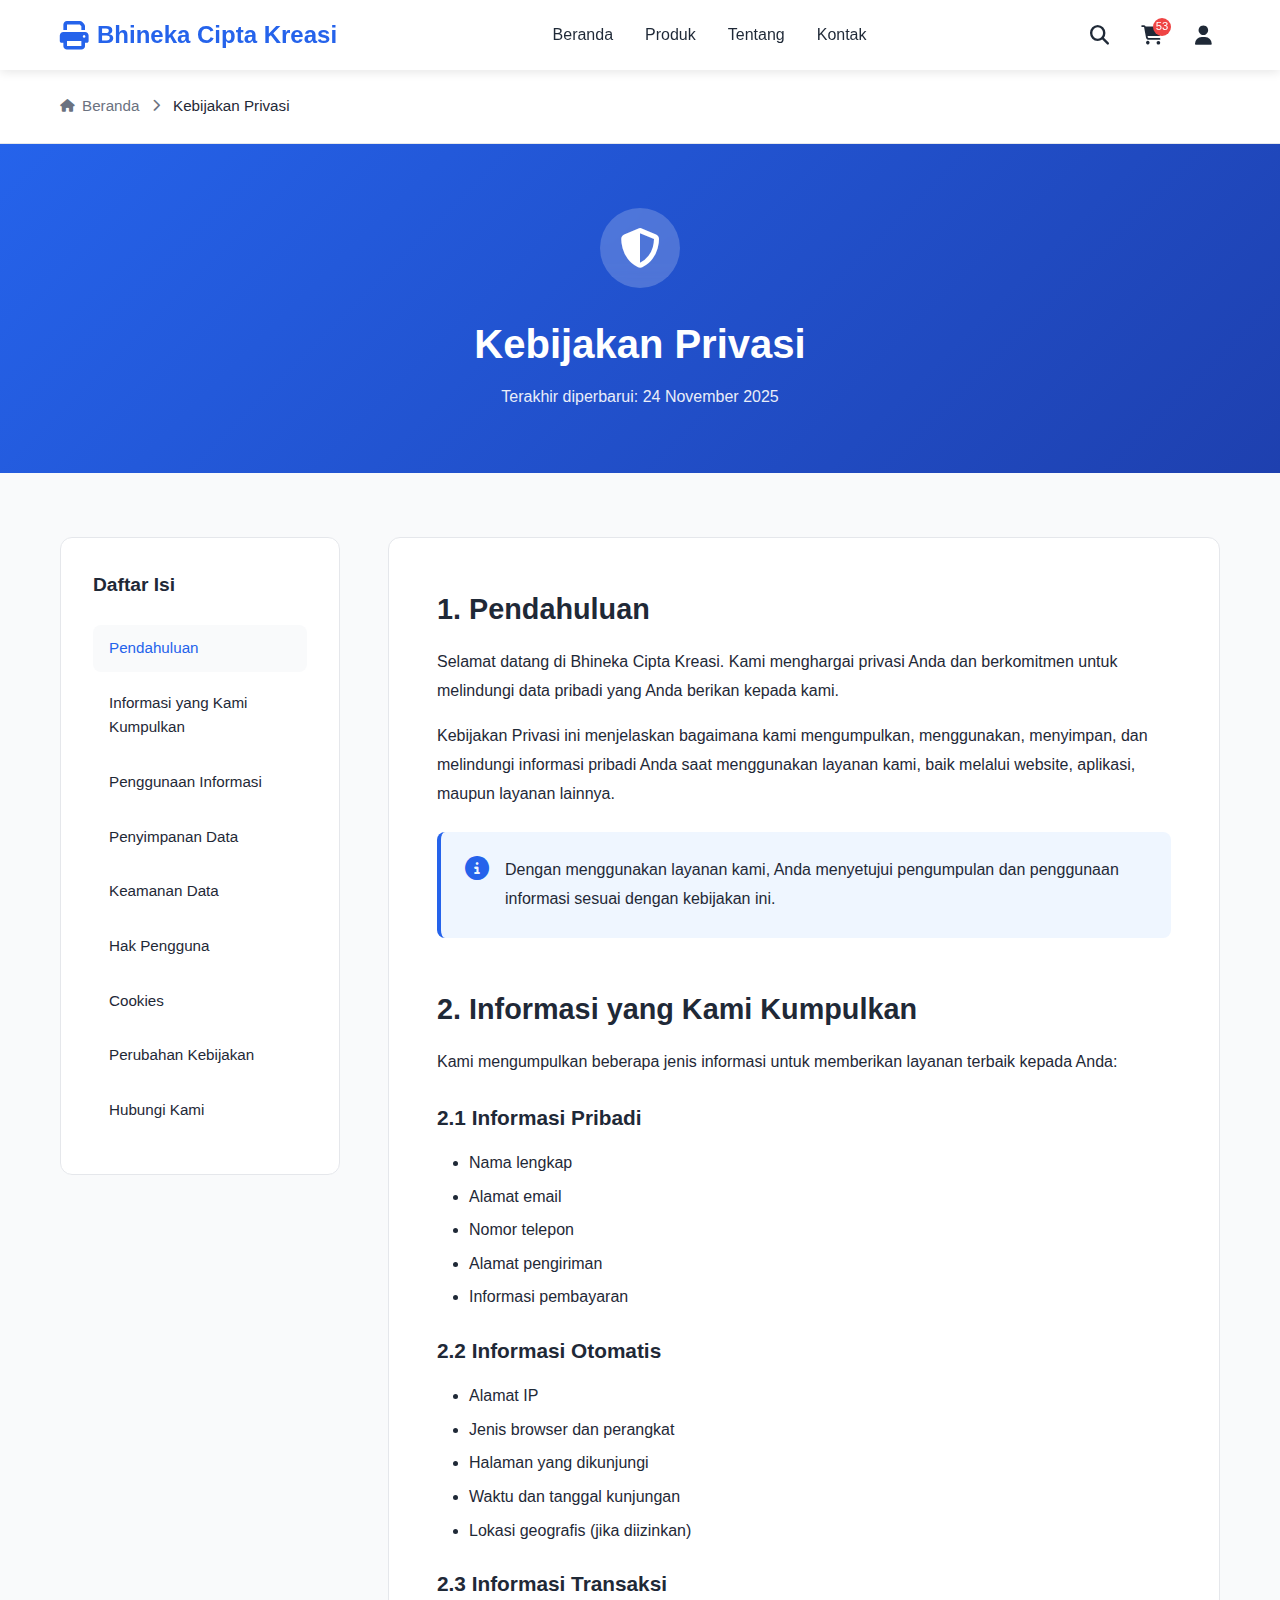
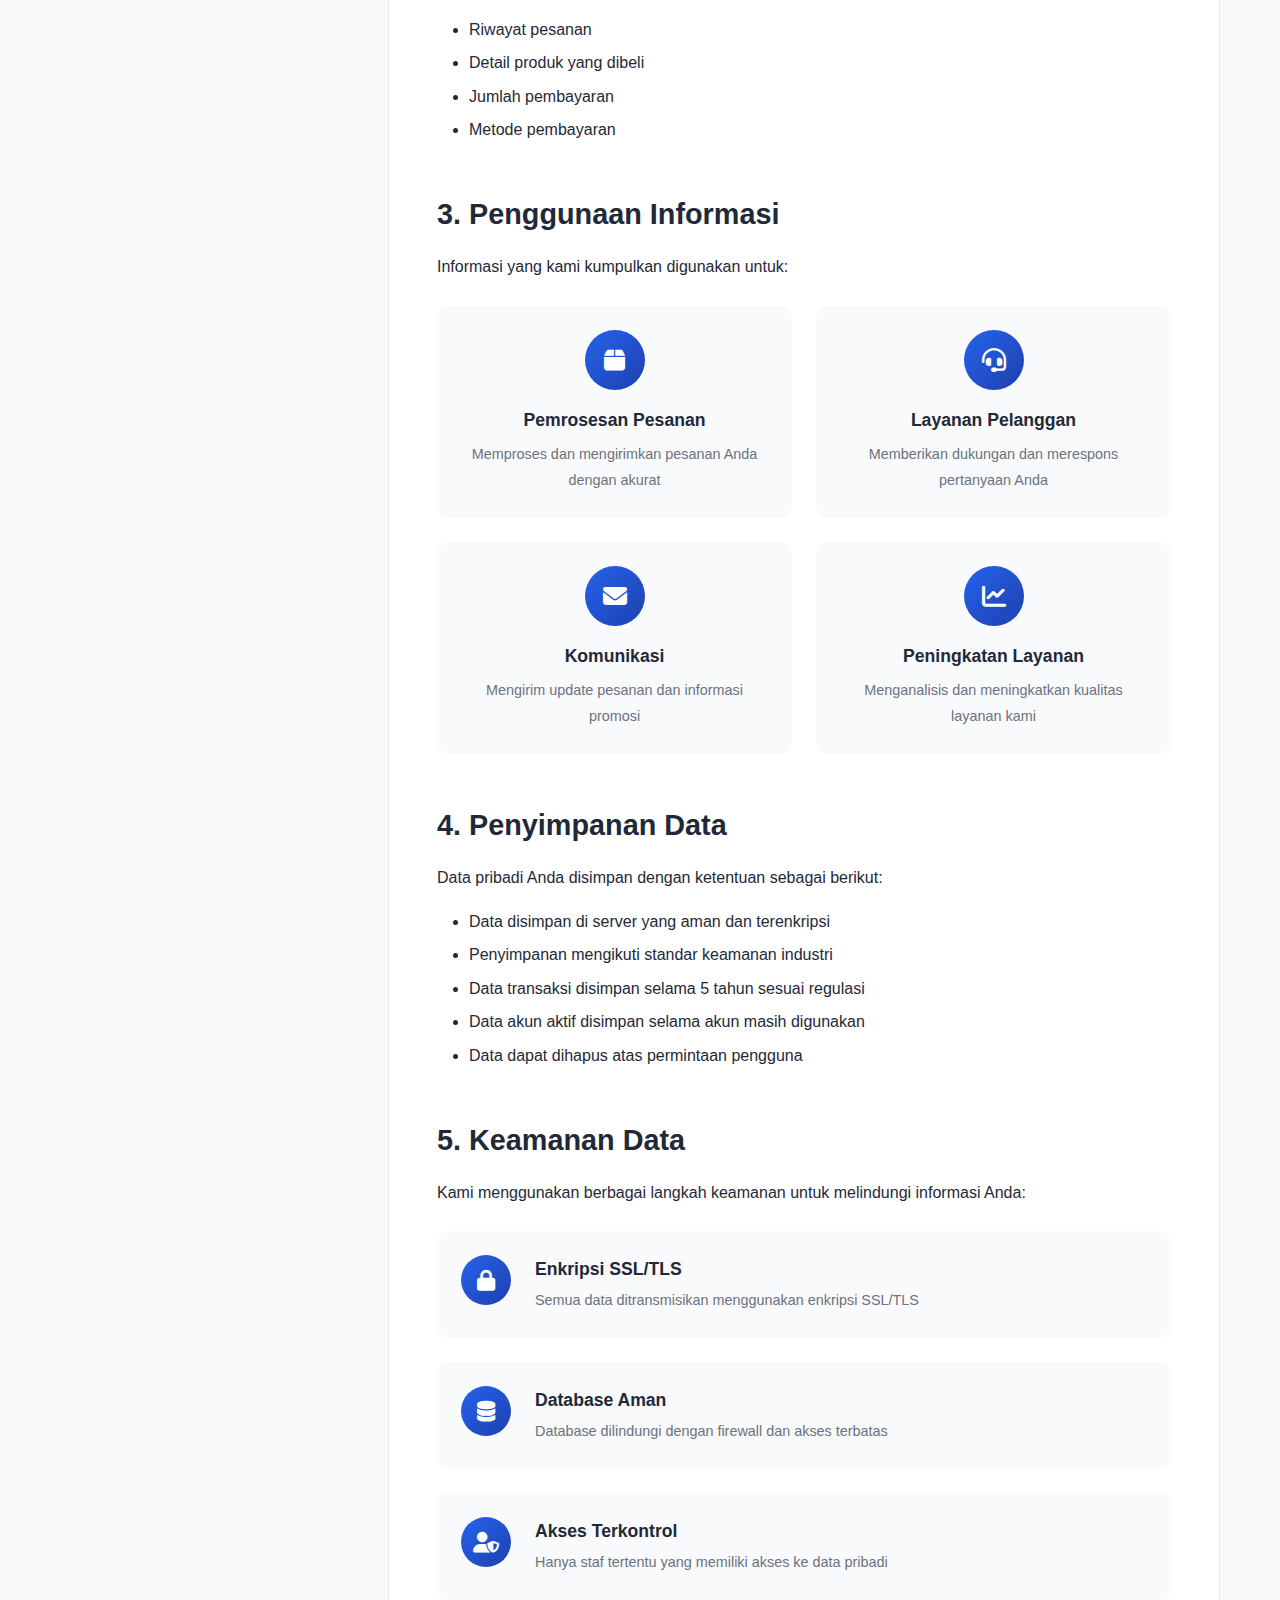
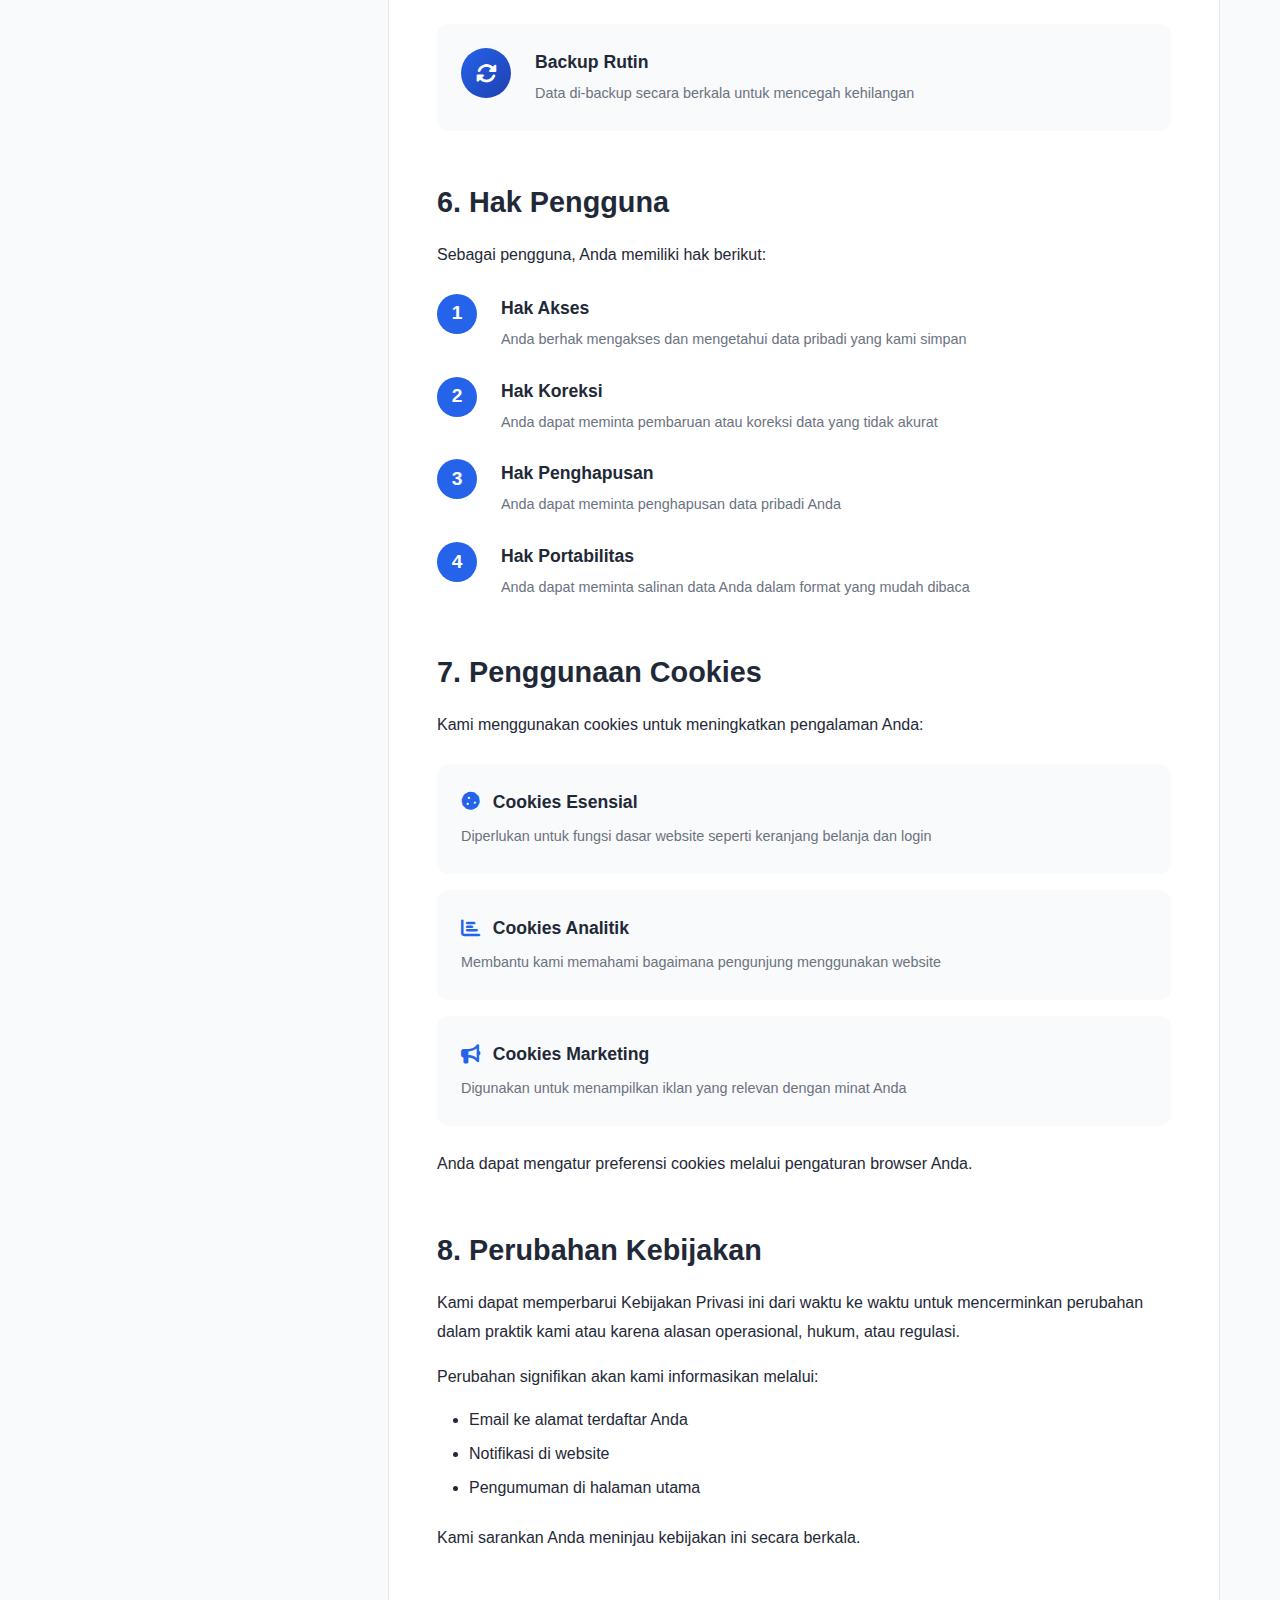
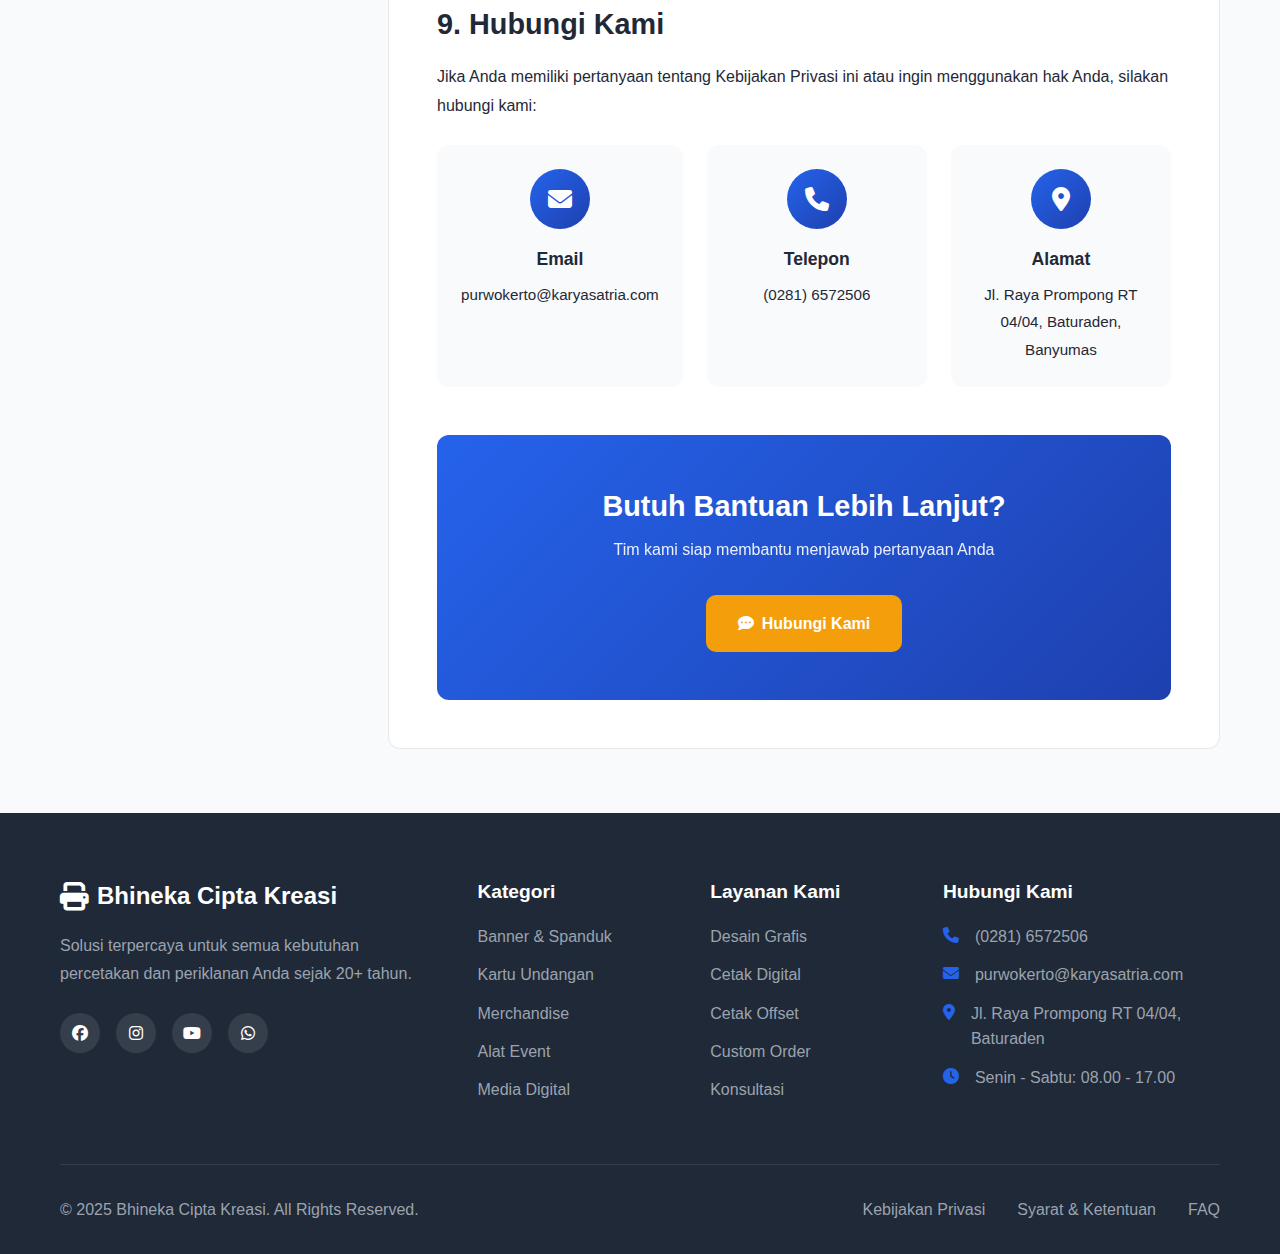
<file: privasi.html>
<!DOCTYPE html>
<html lang="id">
<head>
    <meta charset="UTF-8">
    <meta name="viewport" content="width=device-width, initial-scale=1.0">
    <title>Kebijakan Privasi - Bhineka Cipta Kreasi</title>
    <link rel="stylesheet" href="privasi.css">
    <link rel="stylesheet" href="https://cdnjs.cloudflare.com/ajax/libs/font-awesome/6.4.0/css/all.min.css">
</head>
<body>
    <!-- Navigation -->
    <nav class="navbar">
        <div class="container">
            <div class="nav-wrapper">
                <a href="index.html" class="logo">
                    <i class="fas fa-print"></i>
                    <span>Bhineka Cipta Kreasi</span>
                </a>
                
                <div class="nav-links" id="navLinks">
                    <a href="index.html" class="active">Beranda</a>
                    <a href="produk.html">Produk</a>
                    <a href="about.html">Tentang</a>
                    <a href="kontak.html">Kontak</a>
                </div>
                
                <div class="nav-actions">
                    <button class="icon-btn">
                        <i class="fas fa-search"></i>
                    </button>
                    <a href="cart.html" class="icon-btn cart-btn">
                        <i class="fas fa-shopping-cart"></i>
                        <span class="cart-badge">0</span>
                    </a>
                    <a href="loginpage.html" class="icon-btn">
                        <i class="fas fa-user"></i>
                    </a>
                    <button class="mobile-menu-btn" id="mobileMenuBtn">
                        <i class="fas fa-bars"></i>
                    </button>
                </div>
            </div>
        </div>
    </nav>

    <!-- Breadcrumb -->
    <section class="breadcrumb">
        <div class="container">
            <div class="breadcrumb-items">
                <a href="index.html">
                    <i class="fas fa-home"></i>
                    Beranda
                </a>
                <i class="fas fa-chevron-right"></i>
                <span>Kebijakan Privasi</span>
            </div>
        </div>
    </section>

    <!-- Hero Section -->
    <section class="hero-section">
        <div class="container">
            <div class="hero-icon">
                <i class="fas fa-shield-alt"></i>
            </div>
            <h1>Kebijakan Privasi</h1>
            <p>Terakhir diperbarui: 24 November 2025</p>
        </div>
    </section>

    <!-- Content Section -->
    <section class="content-section">
        <div class="container">
            <div class="content-layout">
                <!-- Sidebar Navigation -->
                <aside class="sidebar-nav">
                    <h3>Daftar Isi</h3>
                    <ul>
                        <li><a href="#pendahuluan" class="active">Pendahuluan</a></li>
                        <li><a href="#informasi">Informasi yang Kami Kumpulkan</a></li>
                        <li><a href="#penggunaan">Penggunaan Informasi</a></li>
                        <li><a href="#penyimpanan">Penyimpanan Data</a></li>
                        <li><a href="#keamanan">Keamanan Data</a></li>
                        <li><a href="#hak">Hak Pengguna</a></li>
                        <li><a href="#cookies">Cookies</a></li>
                        <li><a href="#perubahan">Perubahan Kebijakan</a></li>
                        <li><a href="#kontak-privacy">Hubungi Kami</a></li>
                    </ul>
                </aside>

                <!-- Main Content -->
                <div class="main-content">
                    <!-- Pendahuluan -->
                    <div class="content-block" id="pendahuluan">
                        <h2>1. Pendahuluan</h2>
                        <p>Selamat datang di Bhineka Cipta Kreasi. Kami menghargai privasi Anda dan berkomitmen untuk melindungi data pribadi yang Anda berikan kepada kami.</p>
                        <p>Kebijakan Privasi ini menjelaskan bagaimana kami mengumpulkan, menggunakan, menyimpan, dan melindungi informasi pribadi Anda saat menggunakan layanan kami, baik melalui website, aplikasi, maupun layanan lainnya.</p>
                        <div class="info-box">
                            <i class="fas fa-info-circle"></i>
                            <p>Dengan menggunakan layanan kami, Anda menyetujui pengumpulan dan penggunaan informasi sesuai dengan kebijakan ini.</p>
                        </div>
                    </div>

                    <!-- Informasi yang Dikumpulkan -->
                    <div class="content-block" id="informasi">
                        <h2>2. Informasi yang Kami Kumpulkan</h2>
                        <p>Kami mengumpulkan beberapa jenis informasi untuk memberikan layanan terbaik kepada Anda:</p>
                        
                        <h3>2.1 Informasi Pribadi</h3>
                        <ul>
                            <li>Nama lengkap</li>
                            <li>Alamat email</li>
                            <li>Nomor telepon</li>
                            <li>Alamat pengiriman</li>
                            <li>Informasi pembayaran</li>
                        </ul>

                        <h3>2.2 Informasi Otomatis</h3>
                        <ul>
                            <li>Alamat IP</li>
                            <li>Jenis browser dan perangkat</li>
                            <li>Halaman yang dikunjungi</li>
                            <li>Waktu dan tanggal kunjungan</li>
                            <li>Lokasi geografis (jika diizinkan)</li>
                        </ul>

                        <h3>2.3 Informasi Transaksi</h3>
                        <ul>
                            <li>Riwayat pesanan</li>
                            <li>Detail produk yang dibeli</li>
                            <li>Jumlah pembayaran</li>
                            <li>Metode pembayaran</li>
                        </ul>
                    </div>

                    <!-- Penggunaan Informasi -->
                    <div class="content-block" id="penggunaan">
                        <h2>3. Penggunaan Informasi</h2>
                        <p>Informasi yang kami kumpulkan digunakan untuk:</p>
                        
                        <div class="usage-grid">
                            <div class="usage-card">
                                <i class="fas fa-box"></i>
                                <h4>Pemrosesan Pesanan</h4>
                                <p>Memproses dan mengirimkan pesanan Anda dengan akurat</p>
                            </div>
                            <div class="usage-card">
                                <i class="fas fa-headset"></i>
                                <h4>Layanan Pelanggan</h4>
                                <p>Memberikan dukungan dan merespons pertanyaan Anda</p>
                            </div>
                            <div class="usage-card">
                                <i class="fas fa-envelope"></i>
                                <h4>Komunikasi</h4>
                                <p>Mengirim update pesanan dan informasi promosi</p>
                            </div>
                            <div class="usage-card">
                                <i class="fas fa-chart-line"></i>
                                <h4>Peningkatan Layanan</h4>
                                <p>Menganalisis dan meningkatkan kualitas layanan kami</p>
                            </div>
                        </div>
                    </div>

                    <!-- Penyimpanan Data -->
                    <div class="content-block" id="penyimpanan">
                        <h2>4. Penyimpanan Data</h2>
                        <p>Data pribadi Anda disimpan dengan ketentuan sebagai berikut:</p>
                        <ul>
                            <li>Data disimpan di server yang aman dan terenkripsi</li>
                            <li>Penyimpanan mengikuti standar keamanan industri</li>
                            <li>Data transaksi disimpan selama 5 tahun sesuai regulasi</li>
                            <li>Data akun aktif disimpan selama akun masih digunakan</li>
                            <li>Data dapat dihapus atas permintaan pengguna</li>
                        </ul>
                    </div>

                    <!-- Keamanan Data -->
                    <div class="content-block" id="keamanan">
                        <h2>5. Keamanan Data</h2>
                        <p>Kami menggunakan berbagai langkah keamanan untuk melindungi informasi Anda:</p>
                        
                        <div class="security-features">
                            <div class="security-item">
                                <i class="fas fa-lock"></i>
                                <div>
                                    <h4>Enkripsi SSL/TLS</h4>
                                    <p>Semua data ditransmisikan menggunakan enkripsi SSL/TLS</p>
                                </div>
                            </div>
                            <div class="security-item">
                                <i class="fas fa-database"></i>
                                <div>
                                    <h4>Database Aman</h4>
                                    <p>Database dilindungi dengan firewall dan akses terbatas</p>
                                </div>
                            </div>
                            <div class="security-item">
                                <i class="fas fa-user-shield"></i>
                                <div>
                                    <h4>Akses Terkontrol</h4>
                                    <p>Hanya staf tertentu yang memiliki akses ke data pribadi</p>
                                </div>
                            </div>
                            <div class="security-item">
                                <i class="fas fa-sync-alt"></i>
                                <div>
                                    <h4>Backup Rutin</h4>
                                    <p>Data di-backup secara berkala untuk mencegah kehilangan</p>
                                </div>
                            </div>
                        </div>
                    </div>

                    <!-- Hak Pengguna -->
                    <div class="content-block" id="hak">
                        <h2>6. Hak Pengguna</h2>
                        <p>Sebagai pengguna, Anda memiliki hak berikut:</p>
                        
                        <div class="rights-list">
                            <div class="right-item">
                                <span class="right-number">1</span>
                                <div>
                                    <h4>Hak Akses</h4>
                                    <p>Anda berhak mengakses dan mengetahui data pribadi yang kami simpan</p>
                                </div>
                            </div>
                            <div class="right-item">
                                <span class="right-number">2</span>
                                <div>
                                    <h4>Hak Koreksi</h4>
                                    <p>Anda dapat meminta pembaruan atau koreksi data yang tidak akurat</p>
                                </div>
                            </div>
                            <div class="right-item">
                                <span class="right-number">3</span>
                                <div>
                                    <h4>Hak Penghapusan</h4>
                                    <p>Anda dapat meminta penghapusan data pribadi Anda</p>
                                </div>
                            </div>
                            <div class="right-item">
                                <span class="right-number">4</span>
                                <div>
                                    <h4>Hak Portabilitas</h4>
                                    <p>Anda dapat meminta salinan data Anda dalam format yang mudah dibaca</p>
                                </div>
                            </div>
                        </div>
                    </div>

                    <!-- Cookies -->
                    <div class="content-block" id="cookies">
                        <h2>7. Penggunaan Cookies</h2>
                        <p>Kami menggunakan cookies untuk meningkatkan pengalaman Anda:</p>
                        
                        <div class="cookies-info">
                            <div class="cookie-type">
                                <h4><i class="fas fa-cookie"></i> Cookies Esensial</h4>
                                <p>Diperlukan untuk fungsi dasar website seperti keranjang belanja dan login</p>
                            </div>
                            <div class="cookie-type">
                                <h4><i class="fas fa-chart-bar"></i> Cookies Analitik</h4>
                                <p>Membantu kami memahami bagaimana pengunjung menggunakan website</p>
                            </div>
                            <div class="cookie-type">
                                <h4><i class="fas fa-bullhorn"></i> Cookies Marketing</h4>
                                <p>Digunakan untuk menampilkan iklan yang relevan dengan minat Anda</p>
                            </div>
                        </div>
                        
                        <p>Anda dapat mengatur preferensi cookies melalui pengaturan browser Anda.</p>
                    </div>

                    <!-- Perubahan Kebijakan -->
                    <div class="content-block" id="perubahan">
                        <h2>8. Perubahan Kebijakan</h2>
                        <p>Kami dapat memperbarui Kebijakan Privasi ini dari waktu ke waktu untuk mencerminkan perubahan dalam praktik kami atau karena alasan operasional, hukum, atau regulasi.</p>
                        <p>Perubahan signifikan akan kami informasikan melalui:</p>
                        <ul>
                            <li>Email ke alamat terdaftar Anda</li>
                            <li>Notifikasi di website</li>
                            <li>Pengumuman di halaman utama</li>
                        </ul>
                        <p>Kami sarankan Anda meninjau kebijakan ini secara berkala.</p>
                    </div>

                    <!-- Hubungi Kami -->
                    <div class="content-block" id="kontak-privacy">
                        <h2>9. Hubungi Kami</h2>
                        <p>Jika Anda memiliki pertanyaan tentang Kebijakan Privasi ini atau ingin menggunakan hak Anda, silakan hubungi kami:</p>
                        
                        <div class="contact-cards">
                            <div class="contact-card">
                                <i class="fas fa-envelope"></i>
                                <h4>Email</h4>
                                <p>purwokerto@karyasatria.com</p>
                            </div>
                            <div class="contact-card">
                                <i class="fas fa-phone"></i>
                                <h4>Telepon</h4>
                                <p>(0281) 6572506</p>
                            </div>
                            <div class="contact-card">
                                <i class="fas fa-map-marker-alt"></i>
                                <h4>Alamat</h4>
                                <p>Jl. Raya Prompong RT 04/04, Baturaden, Banyumas</p>
                            </div>
                        </div>
                    </div>

                    <!-- CTA -->
                    <div class="cta-box">
                        <h3>Butuh Bantuan Lebih Lanjut?</h3>
                        <p>Tim kami siap membantu menjawab pertanyaan Anda</p>
                        <a href="kontak.html" class="btn-primary">
                            <i class="fas fa-comment-dots"></i>
                            Hubungi Kami
                        </a>
                    </div>
                </div>
            </div>
        </div>
    </section>

    <!-- Footer -->
    <footer class="footer">
        <div class="container">
            <div class="footer-grid">
                <div class="footer-column">
                    <div class="footer-logo">
                        <i class="fas fa-print"></i>
                        <span>Bhineka Cipta Kreasi</span>
                    </div>
                    <p>Solusi terpercaya untuk semua kebutuhan percetakan dan periklanan Anda sejak 20+ tahun.</p>
                    <div class="social-links">
                        <a href="#"><i class="fab fa-facebook"></i></a>
                        <a href="#"><i class="fab fa-instagram"></i></a>
                        <a href="#"><i class="fab fa-youtube"></i></a>
                        <a href="#"><i class="fab fa-whatsapp"></i></a>
                    </div>
                </div>
                
                <div class="footer-column">
                    <h4>Kategori</h4>
                    <ul>
                        <li><a href="#">Banner & Spanduk</a></li>
                        <li><a href="#">Kartu Undangan</a></li>
                        <li><a href="#">Merchandise</a></li>
                        <li><a href="#">Alat Event</a></li>
                        <li><a href="#">Media Digital</a></li>
                    </ul>
                </div>
                
                <div class="footer-column">
                    <h4>Layanan Kami</h4>
                    <ul>
                        <li><a href="#">Desain Grafis</a></li>
                        <li><a href="#">Cetak Digital</a></li>
                        <li><a href="#">Cetak Offset</a></li>
                        <li><a href="#">Custom Order</a></li>
                        <li><a href="#">Konsultasi</a></li>
                    </ul>
                </div>
                
                <div class="footer-column">
                    <h4>Hubungi Kami</h4>
                    <ul class="contact-info">
                        <li>
                            <i class="fas fa-phone"></i>
                            <span>(0281) 6572506</span>
                        </li>
                        <li>
                            <i class="fas fa-envelope"></i>
                            <span>purwokerto@karyasatria.com</span>
                        </li>
                        <li>
                            <i class="fas fa-map-marker-alt"></i>
                            <span>Jl. Raya Prompong RT 04/04, Baturaden</span>
                        </li>
                        <li>
                            <i class="fas fa-clock"></i>
                            <span>Senin - Sabtu: 08.00 - 17.00</span>
                        </li>
                    </ul>
                </div>
            </div>
            
            <div class="footer-bottom">
                <p>&copy; 2025 Bhineka Cipta Kreasi. All Rights Reserved.</p>
                <div class="footer-links">
                    <a href="privasi.html">Kebijakan Privasi</a>
                    <a href="syarat.html">Syarat & Ketentuan</a>
                    <a href="faq.html">FAQ</a>
                </div>
            </div>
        </div>
    </footer>

    <script src="privasi.js"></script>
</body>
</html>
</file>
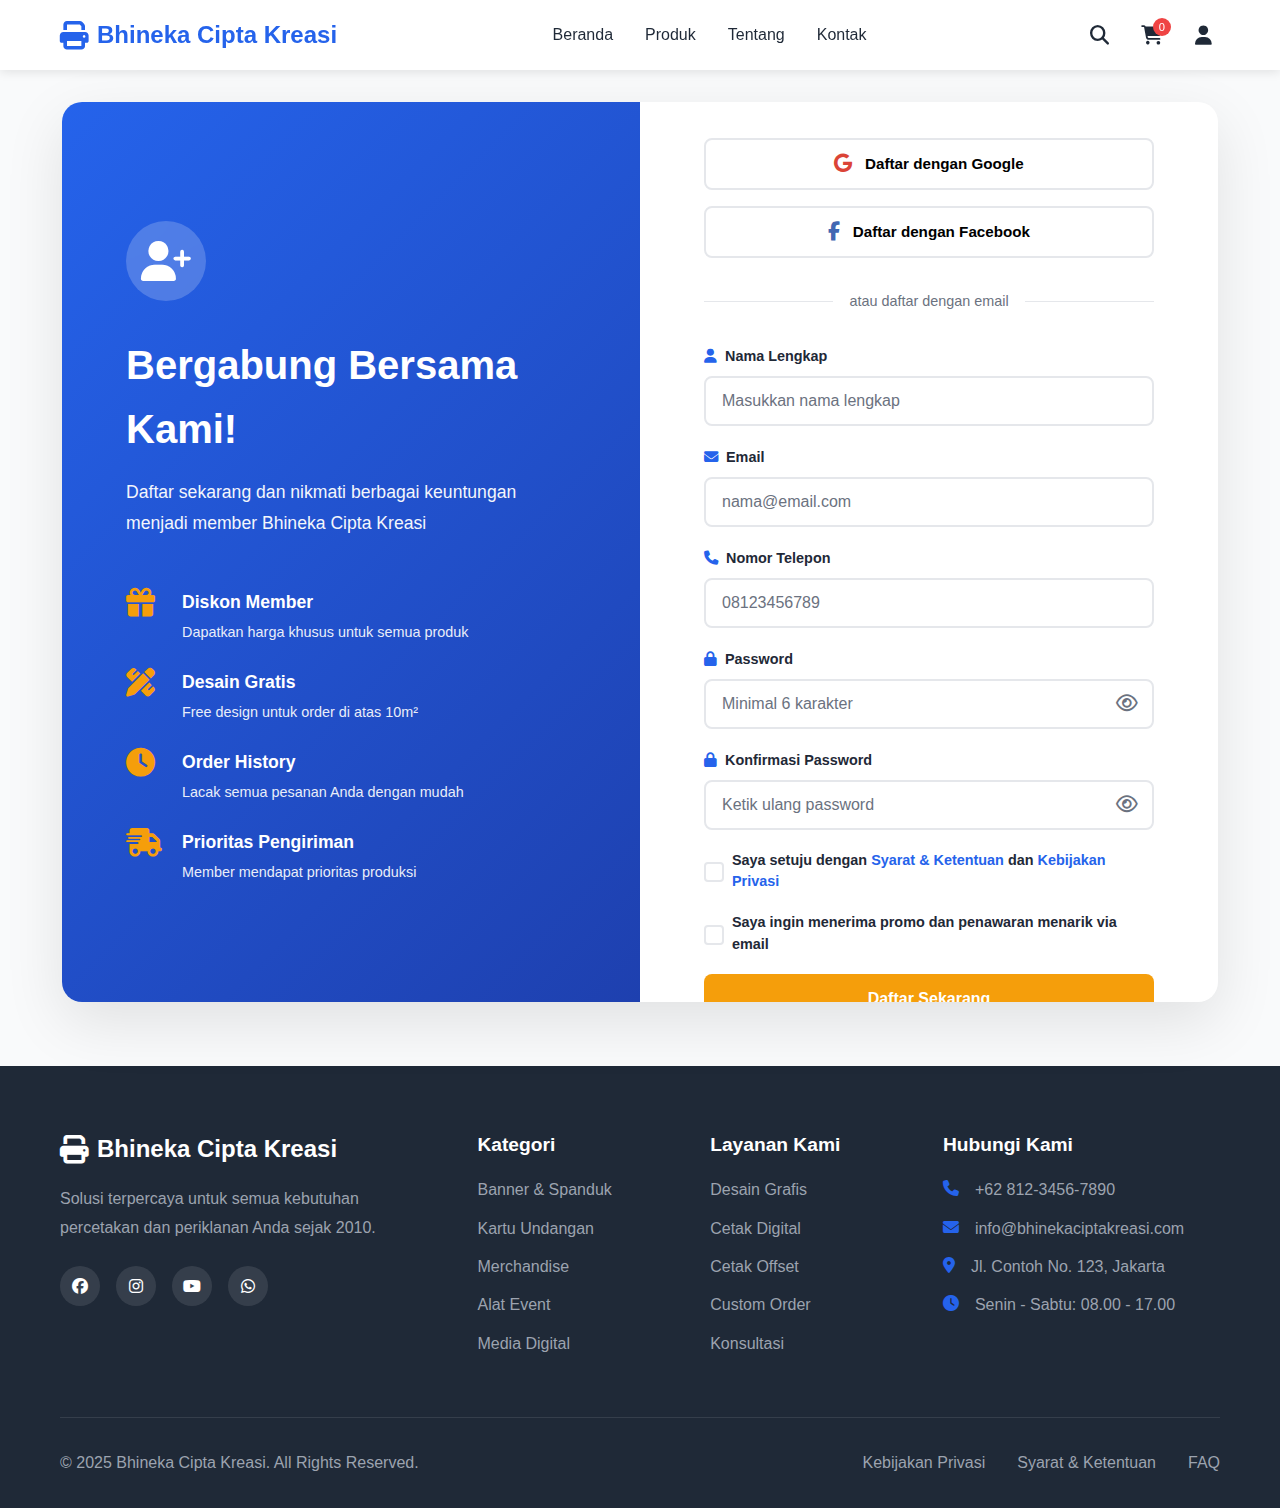
<file: regispage.html>
<!DOCTYPE html>
<html lang="id">
<head>
    <meta charset="UTF-8">
    <meta name="viewport" content="width=device-width, initial-scale=1.0">
    <title>Daftar - Bhineka Cipta Kreasi</title>
    <link rel="stylesheet" href="regisstyle.css">
    <link rel="stylesheet" href="https://cdnjs.cloudflare.com/ajax/libs/font-awesome/6.4.0/css/all.min.css">
</head>
<body>
    <!-- Navigation (sama seperti homepage) -->
    <nav class="navbar">
        <div class="container">
            <div class="nav-wrapper">
                <div class="logo">
                    <i class="fas fa-print"></i>
                    <span>Bhineka Cipta Kreasi</span>
                </div>
                
                <div class="nav-links" id="navLinks">
                    <a href="index.html" class="active">Beranda</a>
                    <a href="produk.html">Produk</a>
                    <a href="about.html">Tentang</a>
                    <a href="kontak.html">Kontak</a>
                </div>
                
                <div class="nav-actions">
                    <button class="icon-btn">
                        <i class="fas fa-search"></i>
                    </button>
                    <button class="icon-btn cart-btn">
                        <i class="fas fa-shopping-cart"></i>
                        <span class="cart-badge">0</span>
                    </button>
                    <a href="loginpage.html" class="icon-btn">
                        <i class="fas fa-user"></i>
                    </a>
                    <button class="mobile-menu-btn" id="mobileMenuBtn">
                        <i class="fas fa-bars"></i>
                    </button>
                </div>
            </div>
        </div>
    </nav>

    <!-- Register Content -->
    <section class="register-section">
        <div class="register-container">
            <!-- Left Side - Branding -->
            <div class="register-left">
                <div class="brand-content">
                    <div class="brand-icon">
                        <i class="fas fa-user-plus"></i>
                    </div>
                    <h1>Bergabung Bersama Kami!</h1>
                    <p>Daftar sekarang dan nikmati berbagai keuntungan menjadi member Bhineka Cipta Kreasi</p>
                    
                    <div class="features">
                        <div class="feature-item">
                            <i class="fas fa-gift"></i>
                            <div>
                                <strong>Diskon Member</strong>
                                <span>Dapatkan harga khusus untuk semua produk</span>
                            </div>
                        </div>
                        <div class="feature-item">
                            <i class="fas fa-pencil-ruler"></i>
                            <div>
                                <strong>Desain Gratis</strong>
                                <span>Free design untuk order di atas 10m²</span>
                            </div>
                        </div>
                        <div class="feature-item">
                            <i class="fas fa-clock"></i>
                            <div>
                                <strong>Order History</strong>
                                <span>Lacak semua pesanan Anda dengan mudah</span>
                            </div>
                        </div>
                        <div class="feature-item">
                            <i class="fas fa-shipping-fast"></i>
                            <div>
                                <strong>Prioritas Pengiriman</strong>
                                <span>Member mendapat prioritas produksi</span>
                            </div>
                        </div>
                    </div>
                </div>
            </div>

            <!-- Right Side - Register Form -->
            <div class="register-right">
                <div class="register-form-wrapper">
                    <div class="form-header">
                        <h2>Buat Akun Baru</h2>
                        <p>Sudah punya akun? <a href="login.html" class="link-primary">Masuk di sini</a></p>
                    </div>

                    <!-- Social Register -->
                    <div class="social-register">
                        <button class="social-btn google-btn">
                            <i class="fab fa-google"></i>
                            <span>Daftar dengan Google</span>
                        </button>
                        <button class="social-btn facebook-btn">
                            <i class="fab fa-facebook-f"></i>
                            <span>Daftar dengan Facebook</span>
                        </button>
                    </div>

                    <div class="divider">
                        <span>atau daftar dengan email</span>
                    </div>

                    <!-- Register Form -->
                    <form class="register-form" id="registerForm">
                        <div class="form-row">
                            <div class="form-group">
                                <label for="fullName">
                                    <i class="fas fa-user"></i>
                                    Nama Lengkap
                                </label>
                                <input 
                                    type="text" 
                                    id="fullName" 
                                    name="fullName" 
                                    placeholder="Masukkan nama lengkap"
                                    required
                                >
                                <span class="error-message" id="nameError"></span>
                            </div>
                        </div>

                        <div class="form-row">
                            <div class="form-group">
                                <label for="email">
                                    <i class="fas fa-envelope"></i>
                                    Email
                                </label>
                                <input 
                                    type="email" 
                                    id="email" 
                                    name="email" 
                                    placeholder="nama@email.com"
                                    required
                                >
                                <span class="error-message" id="emailError"></span>
                            </div>
                        </div>

                        <div class="form-row">
                            <div class="form-group">
                                <label for="phone">
                                    <i class="fas fa-phone"></i>
                                    Nomor Telepon
                                </label>
                                <input 
                                    type="tel" 
                                    id="phone" 
                                    name="phone" 
                                    placeholder="08123456789"
                                    required
                                >
                                <span class="error-message" id="phoneError"></span>
                            </div>
                        </div>

                        <div class="form-row">
                            <div class="form-group">
                                <label for="password">
                                    <i class="fas fa-lock"></i>
                                    Password
                                </label>
                                <div class="password-input-wrapper">
                                    <input 
                                        type="password" 
                                        id="password" 
                                        name="password" 
                                        placeholder="Minimal 6 karakter"
                                        required
                                    >
                                    <button type="button" class="toggle-password" id="togglePassword">
                                        <i class="far fa-eye"></i>
                                    </button>
                                </div>
                                <div class="password-strength" id="passwordStrength">
                                    <div class="strength-bar">
                                        <div class="strength-fill"></div>
                                    </div>
                                    <span class="strength-text"></span>
                                </div>
                                <span class="error-message" id="passwordError"></span>
                            </div>
                        </div>

                        <div class="form-row">
                            <div class="form-group">
                                <label for="confirmPassword">
                                    <i class="fas fa-lock"></i>
                                    Konfirmasi Password
                                </label>
                                <div class="password-input-wrapper">
                                    <input 
                                        type="password" 
                                        id="confirmPassword" 
                                        name="confirmPassword" 
                                        placeholder="Ketik ulang password"
                                        required
                                    >
                                    <button type="button" class="toggle-password" id="toggleConfirmPassword">
                                        <i class="far fa-eye"></i>
                                    </button>
                                </div>
                                <span class="error-message" id="confirmPasswordError"></span>
                            </div>
                        </div>

                        <div class="form-group">
                            <label class="checkbox-label">
                                <input type="checkbox" id="agreeTerms" name="agreeTerms" required>
                                <span class="checkbox-custom"></span>
                                <span>Saya setuju dengan <a href="#" class="link-primary">Syarat & Ketentuan</a> dan <a href="#" class="link-primary">Kebijakan Privasi</a></span>
                            </label>
                            <span class="error-message" id="termsError"></span>
                        </div>

                        <div class="form-group">
                            <label class="checkbox-label">
                                <input type="checkbox" id="newsletter" name="newsletter">
                                <span class="checkbox-custom"></span>
                                <span>Saya ingin menerima promo dan penawaran menarik via email</span>
                            </label>
                        </div>

                        <button type="submit" class="btn-primary btn-full" id="registerBtn">
                            <span class="btn-text">Daftar Sekarang</span>
                            <span class="btn-loader" style="display: none;">
                                <i class="fas fa-spinner fa-spin"></i>
                            </span>
                        </button>

                        <div class="form-footer">
                            <p>Sudah punya akun? <a href="login.html" class="link-primary">Masuk sekarang</a></p>
                        </div>
                    </form>
                </div>
            </div>
        </div>
    </section>

    <!-- Footer (sama seperti homepage) -->
    <footer class="footer">
        <div class="container">
            <div class="footer-grid">
                <div class="footer-column">
                    <div class="footer-logo">
                        <i class="fas fa-print"></i>
                        <span>Bhineka Cipta Kreasi</span>
                    </div>
                    <p>Solusi terpercaya untuk semua kebutuhan percetakan dan periklanan Anda sejak 2010.</p>
                    <div class="social-links">
                        <a href="#"><i class="fab fa-facebook"></i></a>
                        <a href="#"><i class="fab fa-instagram"></i></a>
                        <a href="#"><i class="fab fa-youtube"></i></a>
                        <a href="#"><i class="fab fa-whatsapp"></i></a>
                    </div>
                </div>
                
                <div class="footer-column">
                    <h4>Kategori</h4>
                    <ul>
                        <li><a href="#">Banner & Spanduk</a></li>
                        <li><a href="#">Kartu Undangan</a></li>
                        <li><a href="#">Merchandise</a></li>
                        <li><a href="#">Alat Event</a></li>
                        <li><a href="#">Media Digital</a></li>
                    </ul>
                </div>
                
                <div class="footer-column">
                    <h4>Layanan Kami</h4>
                    <ul>
                        <li><a href="#">Desain Grafis</a></li>
                        <li><a href="#">Cetak Digital</a></li>
                        <li><a href="#">Cetak Offset</a></li>
                        <li><a href="#">Custom Order</a></li>
                        <li><a href="#">Konsultasi</a></li>
                    </ul>
                </div>
                
                <div class="footer-column">
                    <h4>Hubungi Kami</h4>
                    <ul class="contact-info">
                        <li>
                            <i class="fas fa-phone"></i>
                            <span>+62 812-3456-7890</span>
                        </li>
                        <li>
                            <i class="fas fa-envelope"></i>
                            <span>info@bhinekaciptakreasi.com</span>
                        </li>
                        <li>
                            <i class="fas fa-map-marker-alt"></i>
                            <span>Jl. Contoh No. 123, Jakarta</span>
                        </li>
                        <li>
                            <i class="fas fa-clock"></i>
                            <span>Senin - Sabtu: 08.00 - 17.00</span>
                        </li>
                    </ul>
                </div>
            </div>
            
            <div class="footer-bottom">
                <p>&copy; 2025 Bhineka Cipta Kreasi. All Rights Reserved.</p>
                <div class="footer-links">
                    <a href="privasi.html">Kebijakan Privasi</a>
                    <a href="syarat.html">Syarat & Ketentuan</a>
                    <a href="faq.html">FAQ</a>
                </div>
            </div>
        </div>
    </footer>

    <script src="regis.js"></script>
</body>
</html>
</file>
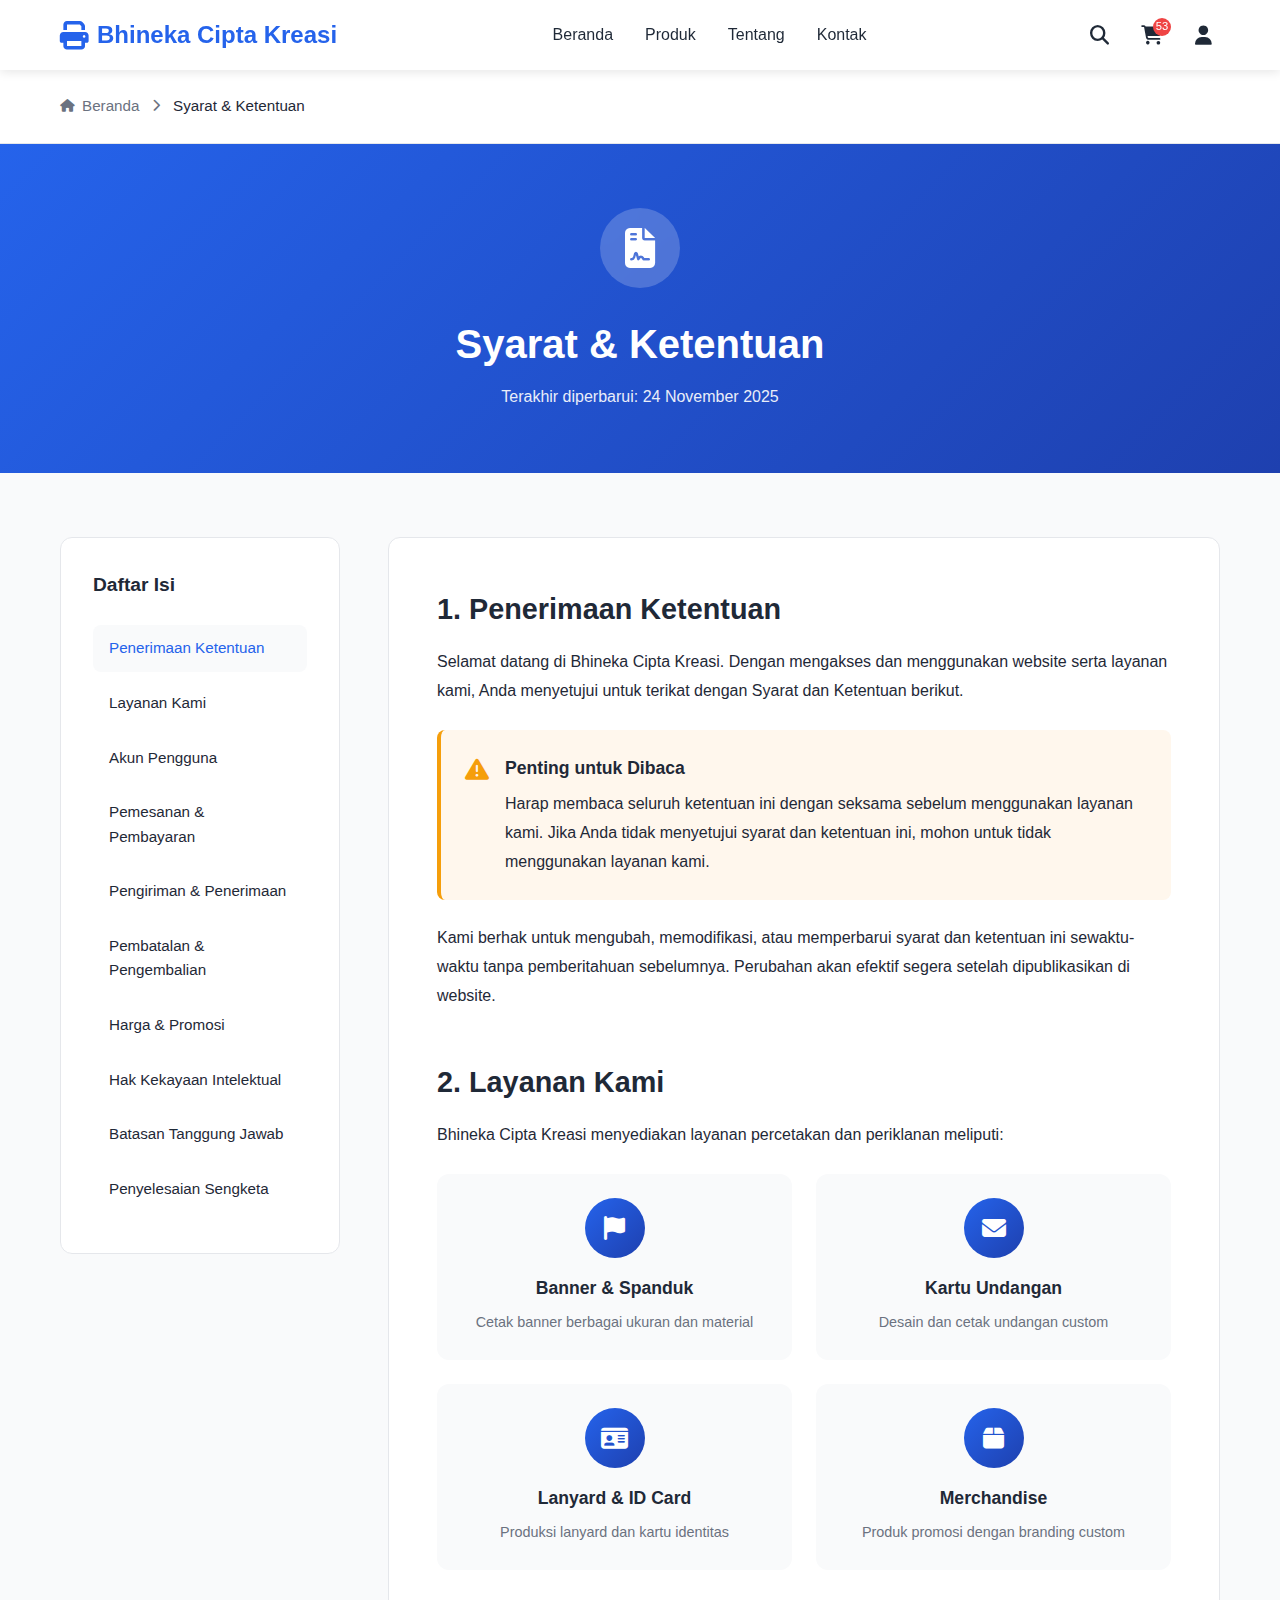
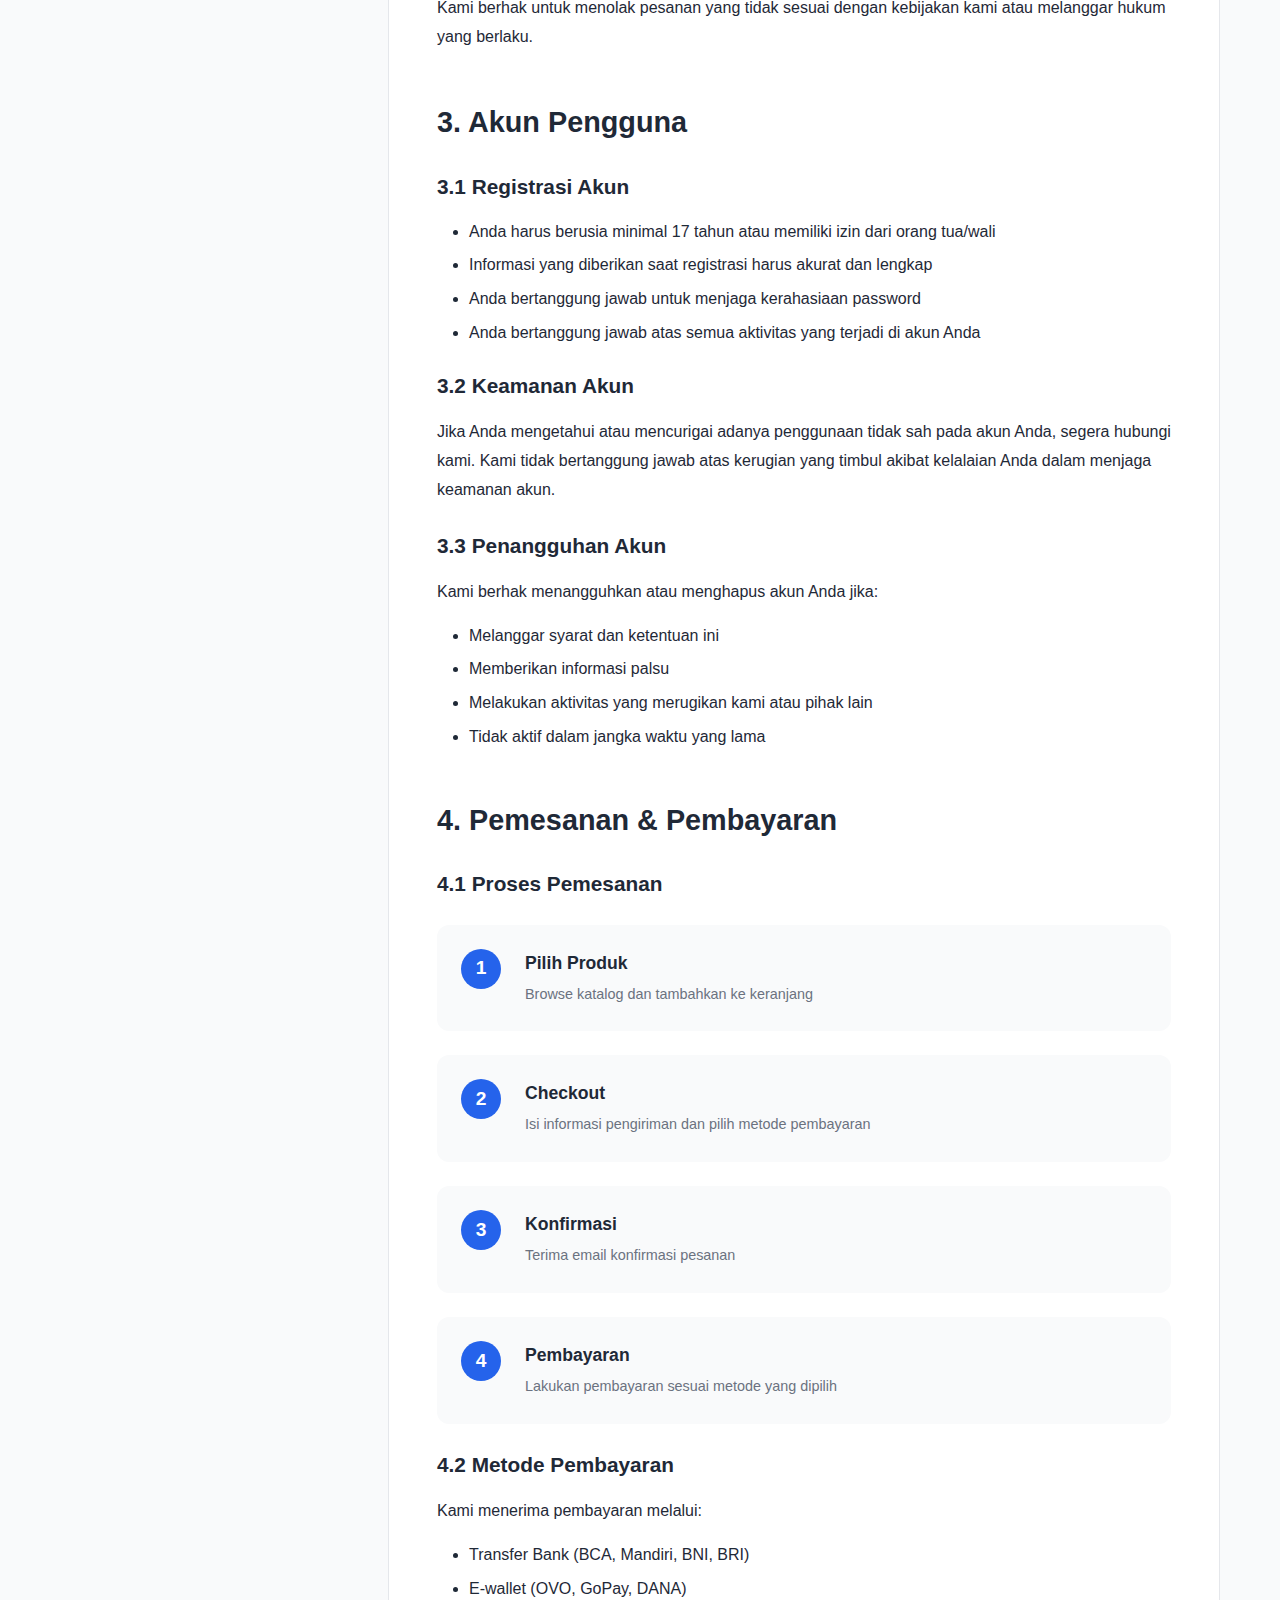
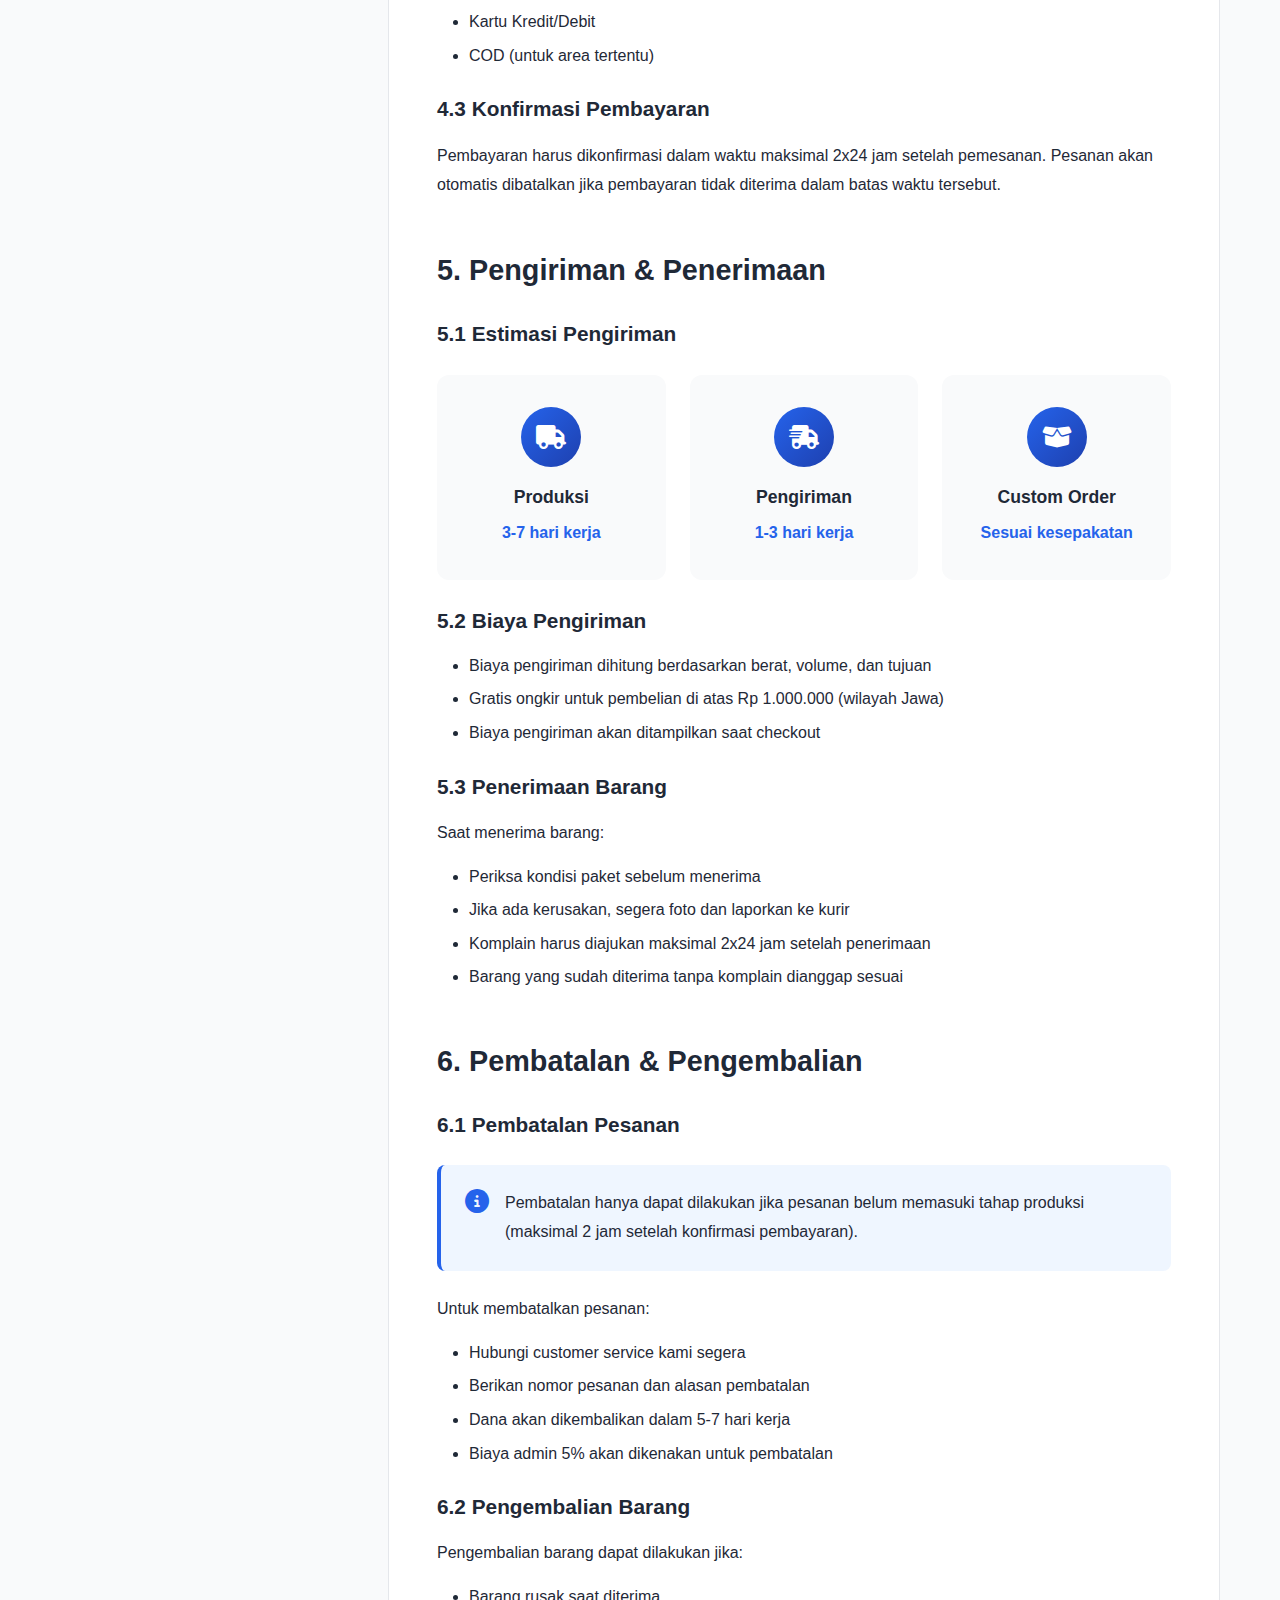
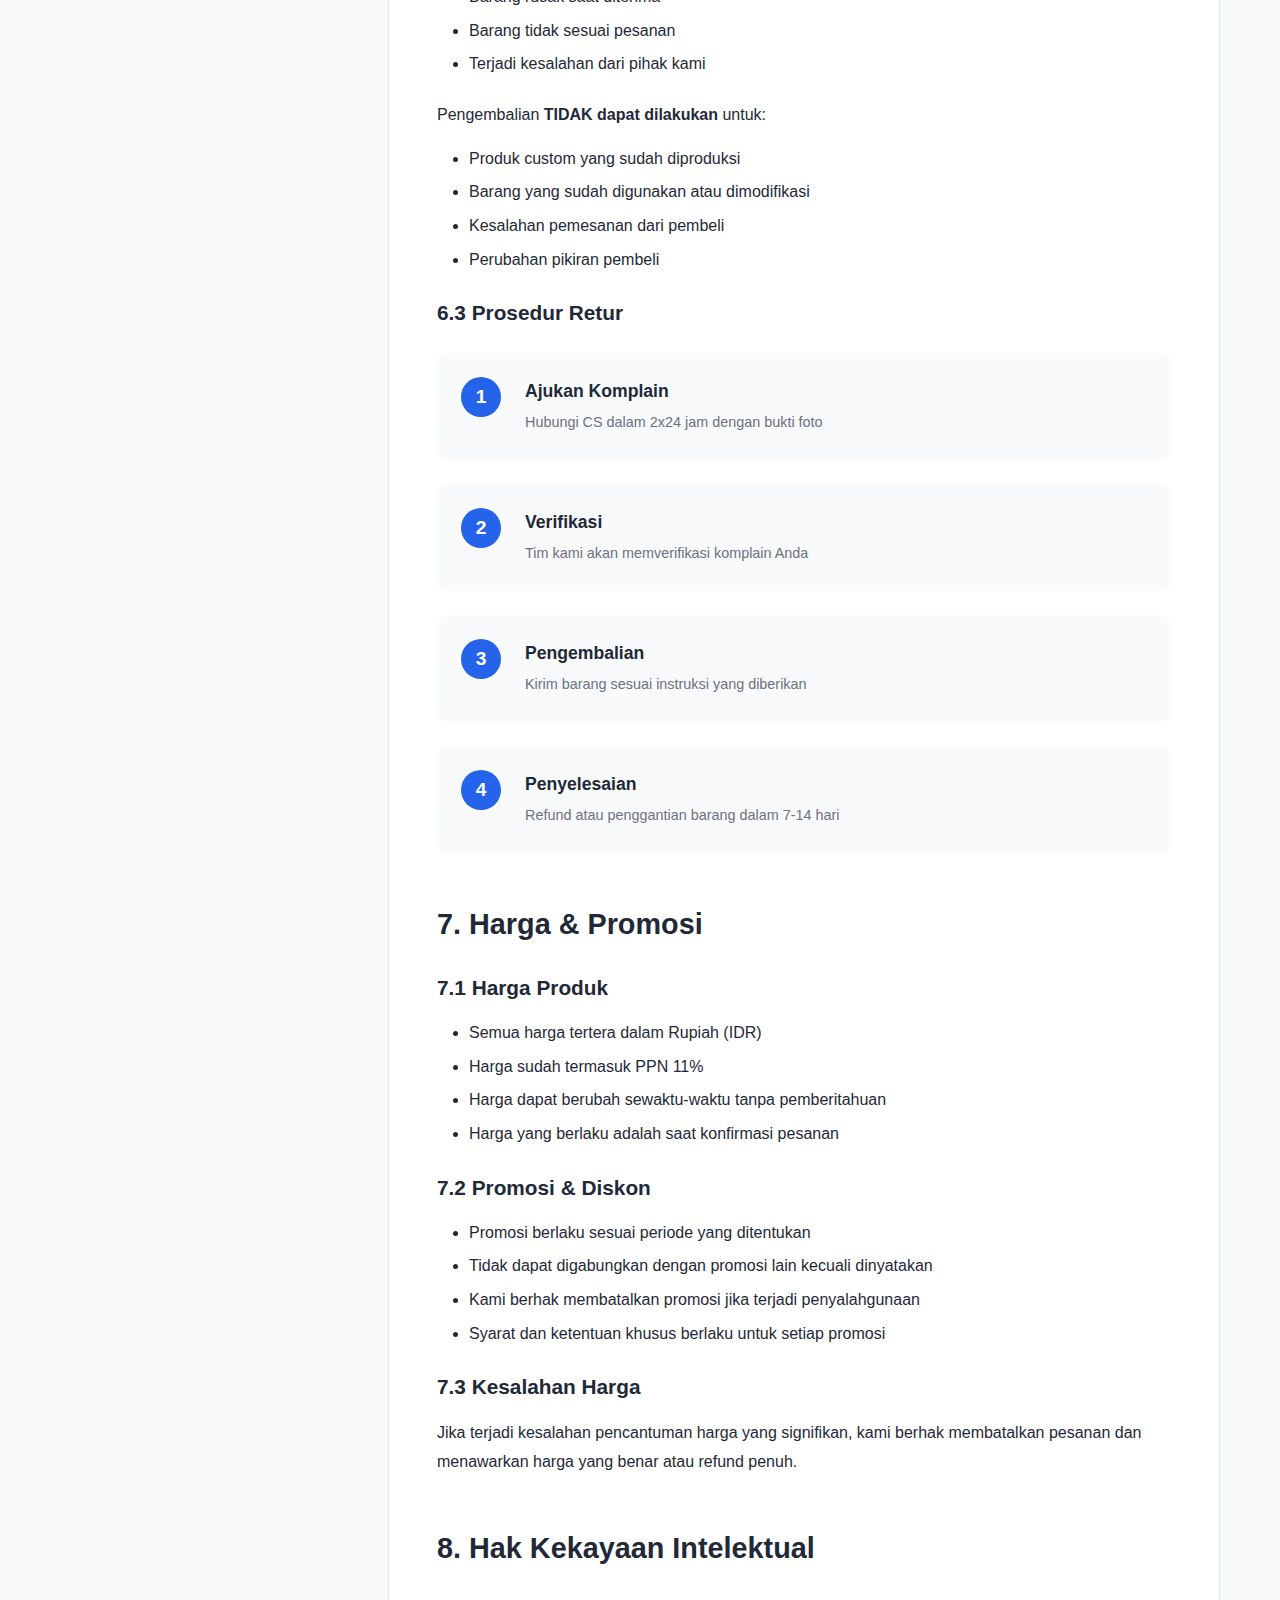
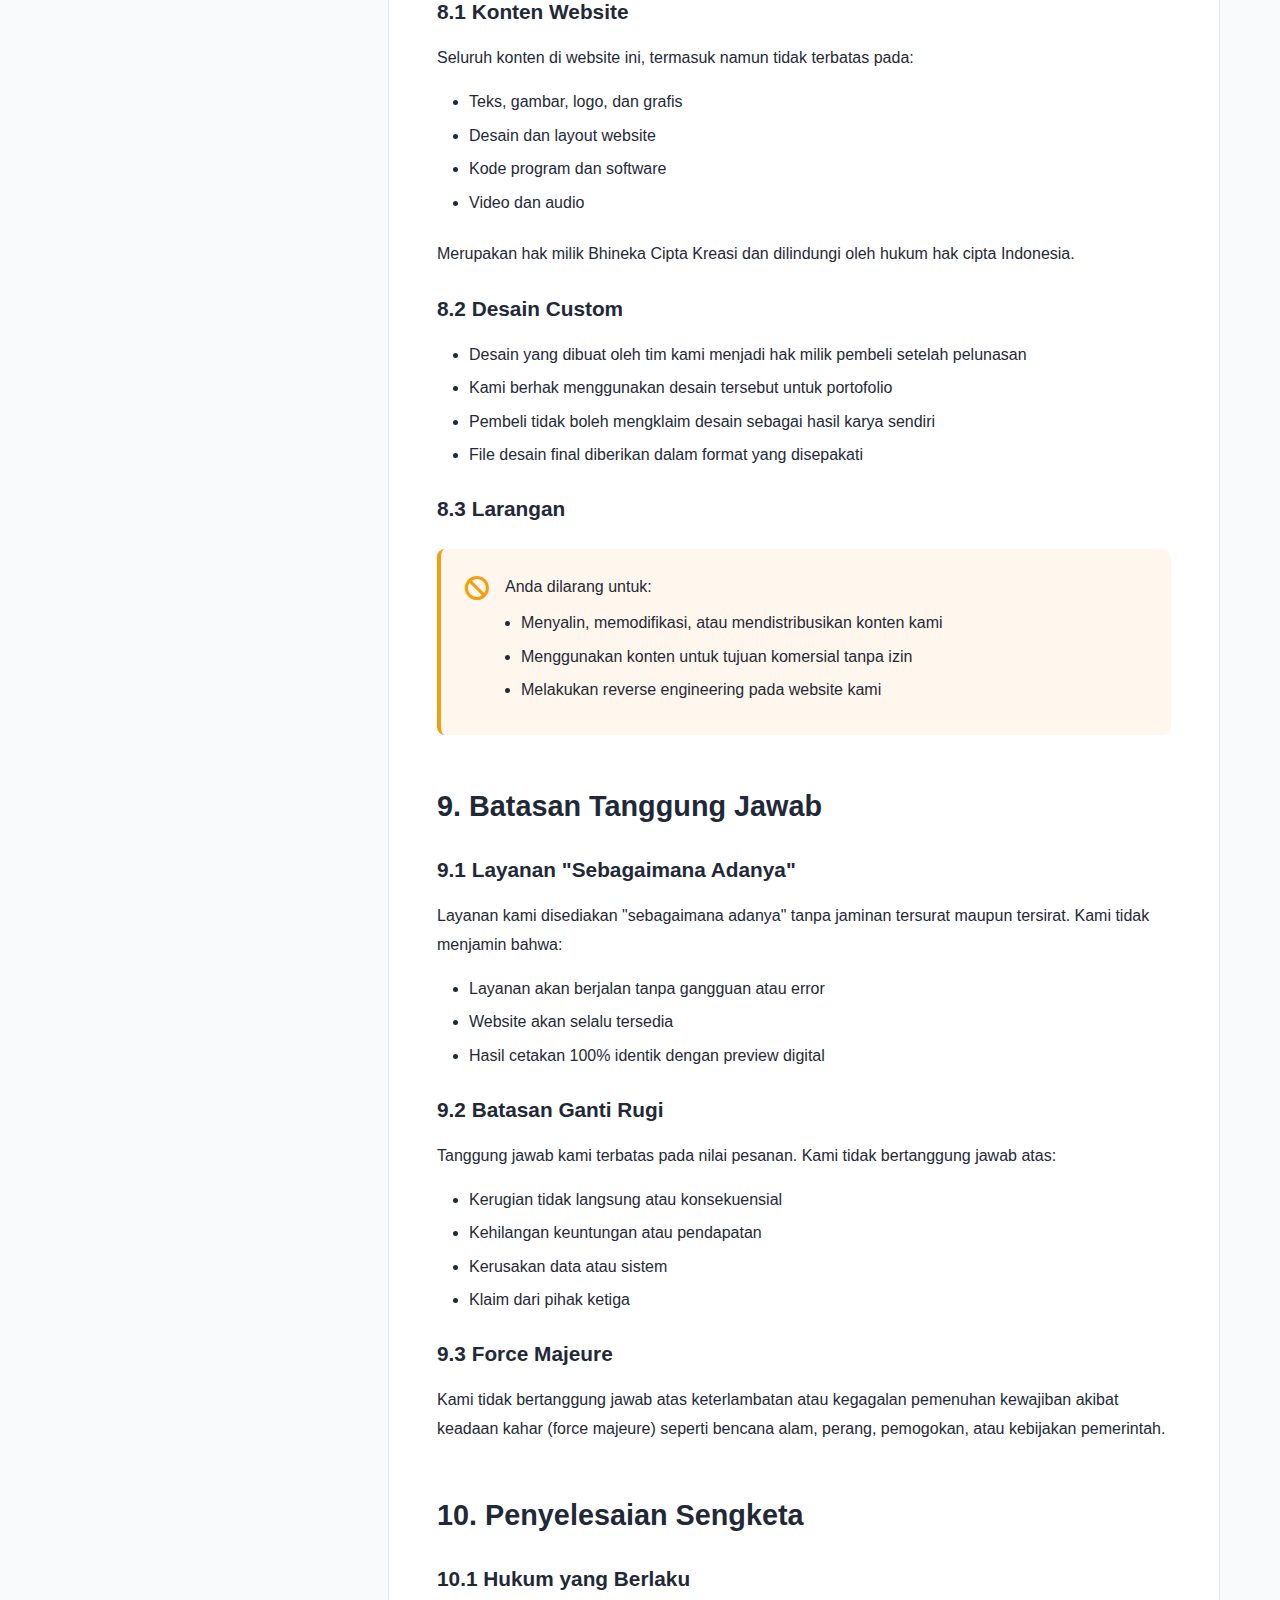
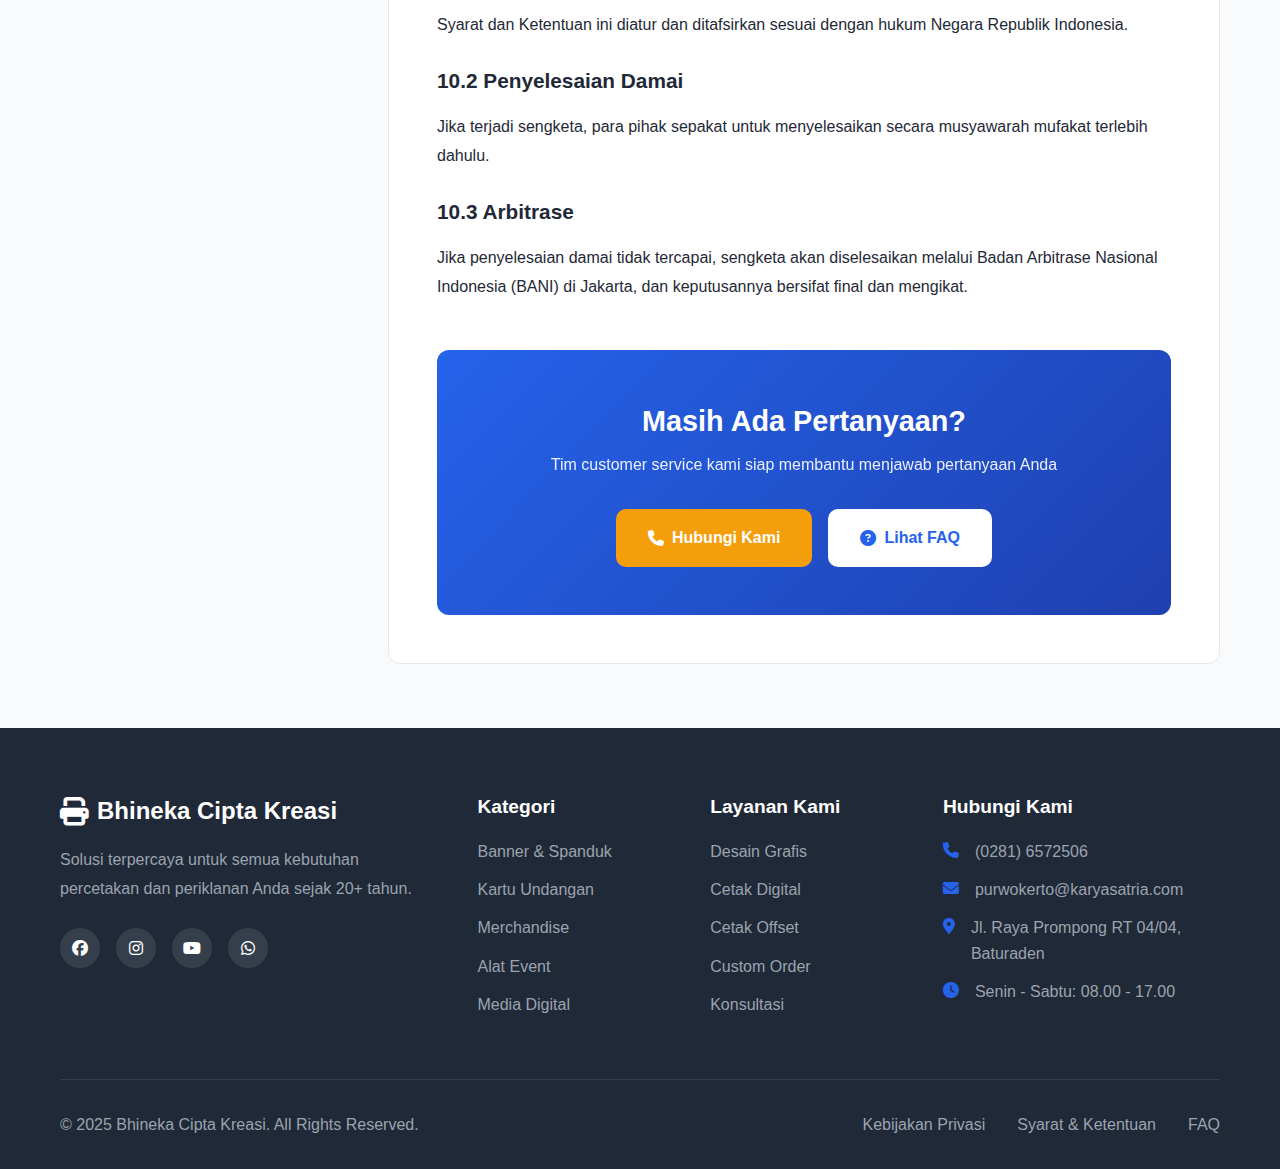
<file: syarat.html>
<!DOCTYPE html>
<html lang="id">
<head>
    <meta charset="UTF-8">
    <meta name="viewport" content="width=device-width, initial-scale=1.0">
    <title>Syarat & Ketentuan - Bhineka Cipta Kreasi</title>
    <link rel="stylesheet" href="syarat.css">
    <link rel="stylesheet" href="https://cdnjs.cloudflare.com/ajax/libs/font-awesome/6.4.0/css/all.min.css">
</head>
<body>
    <!-- Navigation -->
    <nav class="navbar">
        <div class="container">
            <div class="nav-wrapper">
                <a href="index.html" class="logo">
                    <i class="fas fa-print"></i>
                    <span>Bhineka Cipta Kreasi</span>
                </a>
                
                <div class="nav-links" id="navLinks">
                    <a href="index.html" class="active">Beranda</a>
                    <a href="produk.html">Produk</a>
                    <a href="about.html">Tentang</a>
                    <a href="kontak.html">Kontak</a>
                </div>
                
                <div class="nav-actions">
                    <button class="icon-btn">
                        <i class="fas fa-search"></i>
                    </button>
                    <a href="cart.html" class="icon-btn cart-btn">
                        <i class="fas fa-shopping-cart"></i>
                        <span class="cart-badge">0</span>
                    </a>
                    <a href="loginpage.html" class="icon-btn">
                        <i class="fas fa-user"></i>
                    </a>
                    <button class="mobile-menu-btn" id="mobileMenuBtn">
                        <i class="fas fa-bars"></i>
                    </button>
                </div>
            </div>
        </div>
    </nav>

    <!-- Breadcrumb -->
    <section class="breadcrumb">
        <div class="container">
            <div class="breadcrumb-items">
                <a href="index.html">
                    <i class="fas fa-home"></i>
                    Beranda
                </a>
                <i class="fas fa-chevron-right"></i>
                <span>Syarat & Ketentuan</span>
            </div>
        </div>
    </section>

    <!-- Hero Section -->
    <section class="hero-section">
        <div class="container">
            <div class="hero-icon">
                <i class="fas fa-file-contract"></i>
            </div>
            <h1>Syarat & Ketentuan</h1>
            <p>Terakhir diperbarui: 24 November 2025</p>
        </div>
    </section>

    <!-- Content Section -->
    <section class="content-section">
        <div class="container">
            <div class="content-layout">
                <!-- Sidebar Navigation -->
                <aside class="sidebar-nav">
                    <h3>Daftar Isi</h3>
                    <ul>
                        <li><a href="#penerimaan" class="active">Penerimaan Ketentuan</a></li>
                        <li><a href="#layanan">Layanan Kami</a></li>
                        <li><a href="#akun">Akun Pengguna</a></li>
                        <li><a href="#pemesanan">Pemesanan & Pembayaran</a></li>
                        <li><a href="#pengiriman">Pengiriman & Penerimaan</a></li>
                        <li><a href="#pembatalan">Pembatalan & Pengembalian</a></li>
                        <li><a href="#harga">Harga & Promosi</a></li>
                        <li><a href="#kekayaan">Hak Kekayaan Intelektual</a></li>
                        <li><a href="#tanggung-jawab">Batasan Tanggung Jawab</a></li>
                        <li><a href="#sengketa">Penyelesaian Sengketa</a></li>
                    </ul>
                </aside>

                <!-- Main Content -->
                <div class="main-content">
                    <!-- Penerimaan Ketentuan -->
                    <div class="content-block" id="penerimaan">
                        <h2>1. Penerimaan Ketentuan</h2>
                        <p>Selamat datang di Bhineka Cipta Kreasi. Dengan mengakses dan menggunakan website serta layanan kami, Anda menyetujui untuk terikat dengan Syarat dan Ketentuan berikut.</p>
                        
                        <div class="warning-box">
                            <i class="fas fa-exclamation-triangle"></i>
                            <div>
                                <h4>Penting untuk Dibaca</h4>
                                <p>Harap membaca seluruh ketentuan ini dengan seksama sebelum menggunakan layanan kami. Jika Anda tidak menyetujui syarat dan ketentuan ini, mohon untuk tidak menggunakan layanan kami.</p>
                            </div>
                        </div>

                        <p>Kami berhak untuk mengubah, memodifikasi, atau memperbarui syarat dan ketentuan ini sewaktu-waktu tanpa pemberitahuan sebelumnya. Perubahan akan efektif segera setelah dipublikasikan di website.</p>
                    </div>

                    <!-- Layanan Kami -->
                    <div class="content-block" id="layanan">
                        <h2>2. Layanan Kami</h2>
                        <p>Bhineka Cipta Kreasi menyediakan layanan percetakan dan periklanan meliputi:</p>
                        
                        <div class="services-grid">
                            <div class="service-item">
                                <i class="fas fa-flag"></i>
                                <h4>Banner & Spanduk</h4>
                                <p>Cetak banner berbagai ukuran dan material</p>
                            </div>
                            <div class="service-item">
                                <i class="fas fa-envelope"></i>
                                <h4>Kartu Undangan</h4>
                                <p>Desain dan cetak undangan custom</p>
                            </div>
                            <div class="service-item">
                                <i class="fas fa-id-card"></i>
                                <h4>Lanyard & ID Card</h4>
                                <p>Produksi lanyard dan kartu identitas</p>
                            </div>
                            <div class="service-item">
                                <i class="fas fa-box"></i>
                                <h4>Merchandise</h4>
                                <p>Produk promosi dengan branding custom</p>
                            </div>
                        </div>

                        <p>Kami berhak untuk menolak pesanan yang tidak sesuai dengan kebijakan kami atau melanggar hukum yang berlaku.</p>
                    </div>

                    <!-- Akun Pengguna -->
                    <div class="content-block" id="akun">
                        <h2>3. Akun Pengguna</h2>
                        
                        <h3>3.1 Registrasi Akun</h3>
                        <ul>
                            <li>Anda harus berusia minimal 17 tahun atau memiliki izin dari orang tua/wali</li>
                            <li>Informasi yang diberikan saat registrasi harus akurat dan lengkap</li>
                            <li>Anda bertanggung jawab untuk menjaga kerahasiaan password</li>
                            <li>Anda bertanggung jawab atas semua aktivitas yang terjadi di akun Anda</li>
                        </ul>

                        <h3>3.2 Keamanan Akun</h3>
                        <p>Jika Anda mengetahui atau mencurigai adanya penggunaan tidak sah pada akun Anda, segera hubungi kami. Kami tidak bertanggung jawab atas kerugian yang timbul akibat kelalaian Anda dalam menjaga keamanan akun.</p>

                        <h3>3.3 Penangguhan Akun</h3>
                        <p>Kami berhak menangguhkan atau menghapus akun Anda jika:</p>
                        <ul>
                            <li>Melanggar syarat dan ketentuan ini</li>
                            <li>Memberikan informasi palsu</li>
                            <li>Melakukan aktivitas yang merugikan kami atau pihak lain</li>
                            <li>Tidak aktif dalam jangka waktu yang lama</li>
                        </ul>
                    </div>

                    <!-- Pemesanan & Pembayaran -->
                    <div class="content-block" id="pemesanan">
                        <h2>4. Pemesanan & Pembayaran</h2>
                        
                        <h3>4.1 Proses Pemesanan</h3>
                        <div class="process-steps">
                            <div class="step">
                                <span class="step-number">1</span>
                                <div>
                                    <h4>Pilih Produk</h4>
                                    <p>Browse katalog dan tambahkan ke keranjang</p>
                                </div>
                            </div>
                            <div class="step">
                                <span class="step-number">2</span>
                                <div>
                                    <h4>Checkout</h4>
                                    <p>Isi informasi pengiriman dan pilih metode pembayaran</p>
                                </div>
                            </div>
                            <div class="step">
                                <span class="step-number">3</span>
                                <div>
                                    <h4>Konfirmasi</h4>
                                    <p>Terima email konfirmasi pesanan</p>
                                </div>
                            </div>
                            <div class="step">
                                <span class="step-number">4</span>
                                <div>
                                    <h4>Pembayaran</h4>
                                    <p>Lakukan pembayaran sesuai metode yang dipilih</p>
                                </div>
                            </div>
                        </div>

                        <h3>4.2 Metode Pembayaran</h3>
                        <p>Kami menerima pembayaran melalui:</p>
                        <ul>
                            <li>Transfer Bank (BCA, Mandiri, BNI, BRI)</li>
                            <li>E-wallet (OVO, GoPay, DANA)</li>
                            <li>Kartu Kredit/Debit</li>
                            <li>COD (untuk area tertentu)</li>
                        </ul>

                        <h3>4.3 Konfirmasi Pembayaran</h3>
                        <p>Pembayaran harus dikonfirmasi dalam waktu maksimal 2x24 jam setelah pemesanan. Pesanan akan otomatis dibatalkan jika pembayaran tidak diterima dalam batas waktu tersebut.</p>
                    </div>

                    <!-- Pengiriman & Penerimaan -->
                    <div class="content-block" id="pengiriman">
                        <h2>5. Pengiriman & Penerimaan</h2>
                        
                        <h3>5.1 Estimasi Pengiriman</h3>
                        <div class="shipping-info">
                            <div class="shipping-card">
                                <i class="fas fa-truck"></i>
                                <h4>Produksi</h4>
                                <p>3-7 hari kerja</p>
                            </div>
                            <div class="shipping-card">
                                <i class="fas fa-shipping-fast"></i>
                                <h4>Pengiriman</h4>
                                <p>1-3 hari kerja</p>
                            </div>
                            <div class="shipping-card">
                                <i class="fas fa-box-open"></i>
                                <h4>Custom Order</h4>
                                <p>Sesuai kesepakatan</p>
                            </div>
                        </div>

                        <h3>5.2 Biaya Pengiriman</h3>
                        <ul>
                            <li>Biaya pengiriman dihitung berdasarkan berat, volume, dan tujuan</li>
                            <li>Gratis ongkir untuk pembelian di atas Rp 1.000.000 (wilayah Jawa)</li>
                            <li>Biaya pengiriman akan ditampilkan saat checkout</li>
                        </ul>

                        <h3>5.3 Penerimaan Barang</h3>
                        <p>Saat menerima barang:</p>
                        <ul>
                            <li>Periksa kondisi paket sebelum menerima</li>
                            <li>Jika ada kerusakan, segera foto dan laporkan ke kurir</li>
                            <li>Komplain harus diajukan maksimal 2x24 jam setelah penerimaan</li>
                            <li>Barang yang sudah diterima tanpa komplain dianggap sesuai</li>
                        </ul>
                    </div>

                    <!-- Pembatalan & Pengembalian -->
                    <div class="content-block" id="pembatalan">
                        <h2>6. Pembatalan & Pengembalian</h2>
                        
                        <h3>6.1 Pembatalan Pesanan</h3>
                        <div class="info-box">
                            <i class="fas fa-info-circle"></i>
                            <p>Pembatalan hanya dapat dilakukan jika pesanan belum memasuki tahap produksi (maksimal 2 jam setelah konfirmasi pembayaran).</p>
                        </div>

                        <p>Untuk membatalkan pesanan:</p>
                        <ul>
                            <li>Hubungi customer service kami segera</li>
                            <li>Berikan nomor pesanan dan alasan pembatalan</li>
                            <li>Dana akan dikembalikan dalam 5-7 hari kerja</li>
                            <li>Biaya admin 5% akan dikenakan untuk pembatalan</li>
                        </ul>

                        <h3>6.2 Pengembalian Barang</h3>
                        <p>Pengembalian barang dapat dilakukan jika:</p>
                        <ul>
                            <li>Barang rusak saat diterima</li>
                            <li>Barang tidak sesuai pesanan</li>
                            <li>Terjadi kesalahan dari pihak kami</li>
                        </ul>

                        <p>Pengembalian <strong>TIDAK dapat dilakukan</strong> untuk:</p>
                        <ul>
                            <li>Produk custom yang sudah diproduksi</li>
                            <li>Barang yang sudah digunakan atau dimodifikasi</li>
                            <li>Kesalahan pemesanan dari pembeli</li>
                            <li>Perubahan pikiran pembeli</li>
                        </ul>

                        <h3>6.3 Prosedur Retur</h3>
                        <div class="process-steps">
                            <div class="step">
                                <span class="step-number">1</span>
                                <div>
                                    <h4>Ajukan Komplain</h4>
                                    <p>Hubungi CS dalam 2x24 jam dengan bukti foto</p>
                                </div>
                            </div>
                            <div class="step">
                                <span class="step-number">2</span>
                                <div>
                                    <h4>Verifikasi</h4>
                                    <p>Tim kami akan memverifikasi komplain Anda</p>
                                </div>
                            </div>
                            <div class="step">
                                <span class="step-number">3</span>
                                <div>
                                    <h4>Pengembalian</h4>
                                    <p>Kirim barang sesuai instruksi yang diberikan</p>
                                </div>
                            </div>
                            <div class="step">
                                <span class="step-number">4</span>
                                <div>
                                    <h4>Penyelesaian</h4>
                                    <p>Refund atau penggantian barang dalam 7-14 hari</p>
                                </div>
                            </div>
                        </div>
                    </div>

                    <!-- Harga & Promosi -->
                    <div class="content-block" id="harga">
                        <h2>7. Harga & Promosi</h2>
                        
                        <h3>7.1 Harga Produk</h3>
                        <ul>
                            <li>Semua harga tertera dalam Rupiah (IDR)</li>
                            <li>Harga sudah termasuk PPN 11%</li>
                            <li>Harga dapat berubah sewaktu-waktu tanpa pemberitahuan</li>
                            <li>Harga yang berlaku adalah saat konfirmasi pesanan</li>
                        </ul>

                        <h3>7.2 Promosi & Diskon</h3>
                        <ul>
                            <li>Promosi berlaku sesuai periode yang ditentukan</li>
                            <li>Tidak dapat digabungkan dengan promosi lain kecuali dinyatakan</li>
                            <li>Kami berhak membatalkan promosi jika terjadi penyalahgunaan</li>
                            <li>Syarat dan ketentuan khusus berlaku untuk setiap promosi</li>
                        </ul>

                        <h3>7.3 Kesalahan Harga</h3>
                        <p>Jika terjadi kesalahan pencantuman harga yang signifikan, kami berhak membatalkan pesanan dan menawarkan harga yang benar atau refund penuh.</p>
                    </div>

                    <!-- Hak Kekayaan Intelektual -->
                    <div class="content-block" id="kekayaan">
                        <h2>8. Hak Kekayaan Intelektual</h2>
                        
                        <h3>8.1 Konten Website</h3>
                        <p>Seluruh konten di website ini, termasuk namun tidak terbatas pada:</p>
                        <ul>
                            <li>Teks, gambar, logo, dan grafis</li>
                            <li>Desain dan layout website</li>
                            <li>Kode program dan software</li>
                            <li>Video dan audio</li>
                        </ul>
                        <p>Merupakan hak milik Bhineka Cipta Kreasi dan dilindungi oleh hukum hak cipta Indonesia.</p>

                        <h3>8.2 Desain Custom</h3>
                        <ul>
                            <li>Desain yang dibuat oleh tim kami menjadi hak milik pembeli setelah pelunasan</li>
                            <li>Kami berhak menggunakan desain tersebut untuk portofolio</li>
                            <li>Pembeli tidak boleh mengklaim desain sebagai hasil karya sendiri</li>
                            <li>File desain final diberikan dalam format yang disepakati</li>
                        </ul>

                        <h3>8.3 Larangan</h3>
                        <div class="warning-box">
                            <i class="fas fa-ban"></i>
                            <div>
                                <p>Anda dilarang untuk:</p>
                                <ul style="margin: 0.5rem 0 0 1rem;">
                                    <li>Menyalin, memodifikasi, atau mendistribusikan konten kami</li>
                                    <li>Menggunakan konten untuk tujuan komersial tanpa izin</li>
                                    <li>Melakukan reverse engineering pada website kami</li>
                                </ul>
                            </div>
                        </div>
                    </div>

                    <!-- Batasan Tanggung Jawab -->
                    <div class="content-block" id="tanggung-jawab">
                        <h2>9. Batasan Tanggung Jawab</h2>
                        
                        <h3>9.1 Layanan "Sebagaimana Adanya"</h3>
                        <p>Layanan kami disediakan "sebagaimana adanya" tanpa jaminan tersurat maupun tersirat. Kami tidak menjamin bahwa:</p>
                        <ul>
                            <li>Layanan akan berjalan tanpa gangguan atau error</li>
                            <li>Website akan selalu tersedia</li>
                            <li>Hasil cetakan 100% identik dengan preview digital</li>
                        </ul>

                        <h3>9.2 Batasan Ganti Rugi</h3>
                        <p>Tanggung jawab kami terbatas pada nilai pesanan. Kami tidak bertanggung jawab atas:</p>
                        <ul>
                            <li>Kerugian tidak langsung atau konsekuensial</li>
                            <li>Kehilangan keuntungan atau pendapatan</li>
                            <li>Kerusakan data atau sistem</li>
                            <li>Klaim dari pihak ketiga</li>
                        </ul>

                        <h3>9.3 Force Majeure</h3>
                        <p>Kami tidak bertanggung jawab atas keterlambatan atau kegagalan pemenuhan kewajiban akibat keadaan kahar (force majeure) seperti bencana alam, perang, pemogokan, atau kebijakan pemerintah.</p>
                    </div>

                    <!-- Penyelesaian Sengketa -->
                    <div class="content-block" id="sengketa">
                        <h2>10. Penyelesaian Sengketa</h2>
                        
                        <h3>10.1 Hukum yang Berlaku</h3>
                        <p>Syarat dan Ketentuan ini diatur dan ditafsirkan sesuai dengan hukum Negara Republik Indonesia.</p>

                        <h3>10.2 Penyelesaian Damai</h3>
                        <p>Jika terjadi sengketa, para pihak sepakat untuk menyelesaikan secara musyawarah mufakat terlebih dahulu.</p>

                        <h3>10.3 Arbitrase</h3>
                        <p>Jika penyelesaian damai tidak tercapai, sengketa akan diselesaikan melalui Badan Arbitrase Nasional Indonesia (BANI) di Jakarta, dan keputusannya bersifat final dan mengikat.</p>
                    </div>

                    <!-- CTA -->
                    <div class="cta-box">
                        <h3>Masih Ada Pertanyaan?</h3>
                        <p>Tim customer service kami siap membantu menjawab pertanyaan Anda</p>
                        <div class="cta-buttons">
                            <a href="kontak.html" class="btn-primary">
                                <i class="fas fa-phone"></i>
                                Hubungi Kami
                            </a>
                            <a href="faq.html" class="btn-secondary">
                                <i class="fas fa-question-circle"></i>
                                Lihat FAQ
                            </a>
                        </div>
                    </div>
                </div>
            </div>
        </div>
    </section>

    <!-- Footer -->
    <footer class="footer">
        <div class="container">
            <div class="footer-grid">
                <div class="footer-column">
                    <div class="footer-logo">
                        <i class="fas fa-print"></i>
                        <span>Bhineka Cipta Kreasi</span>
                    </div>
                    <p>Solusi terpercaya untuk semua kebutuhan percetakan dan periklanan Anda sejak 20+ tahun.</p>
                    <div class="social-links">
                        <a href="#"><i class="fab fa-facebook"></i></a>
                        <a href="#"><i class="fab fa-instagram"></i></a>
                        <a href="#"><i class="fab fa-youtube"></i></a>
                        <a href="#"><i class="fab fa-whatsapp"></i></a>
                    </div>
                </div>
                
                <div class="footer-column">
                    <h4>Kategori</h4>
                    <ul>
                        <li><a href="#">Banner & Spanduk</a></li>
                        <li><a href="#">Kartu Undangan</a></li>
                        <li><a href="#">Merchandise</a></li>
                        <li><a href="#">Alat Event</a></li>
                        <li><a href="#">Media Digital</a></li>
                    </ul>
                </div>
                
                <div class="footer-column">
                    <h4>Layanan Kami</h4>
                    <ul>
                        <li><a href="#">Desain Grafis</a></li>
                        <li><a href="#">Cetak Digital</a></li>
                        <li><a href="#">Cetak Offset</a></li>
                        <li><a href="#">Custom Order</a></li>
                        <li><a href="#">Konsultasi</a></li>
                    </ul>
                </div>
                
                <div class="footer-column">
                    <h4>Hubungi Kami</h4>
                    <ul class="contact-info">
                        <li>
                            <i class="fas fa-phone"></i>
                            <span>(0281) 6572506</span>
                        </li>
                        <li>
                            <i class="fas fa-envelope"></i>
                            <span>purwokerto@karyasatria.com</span>
                        </li>
                        <li>
                            <i class="fas fa-map-marker-alt"></i>
                            <span>Jl. Raya Prompong RT 04/04, Baturaden</span>
                        </li>
                        <li>
                            <i class="fas fa-clock"></i>
                            <span>Senin - Sabtu: 08.00 - 17.00</span>
                        </li>
                    </ul>
                </div>
            </div>
            
            <div class="footer-bottom">
                <p>&copy; 2025 Bhineka Cipta Kreasi. All Rights Reserved.</p>
                <div class="footer-links">
                    <a href="privasi.html">Kebijakan Privasi</a>
                    <a href="syarat.html">Syarat & Ketentuan</a>
                    <a href="faq.html">FAQ</a>
                </div>
            </div>
        </div>
    </footer>

    <script src="syarat.js"></script>
</body>
</html>
</file>
<file: faq.css>
/* Base Styles */
* {
    margin: 0;
    padding: 0;
    box-sizing: border-box;
}

:root {
    --primary-color: #2563eb;
    --secondary-color: #1e40af;
    --accent-color: #f59e0b;
    --text-dark: #1f2937;
    --text-light: #6b7280;
    --bg-light: #f9fafb;
    --bg-white: #ffffff;
    --border-color: #e5e7eb;
    --success-color: #10b981;
    --danger-color: #ef4444;
    --whatsapp-color: #25D366;
}

body {
    font-family: 'Segoe UI', Tahoma, Geneva, Verdana, sans-serif;
    color: var(--text-dark);
    line-height: 1.6;
    background-color: var(--bg-light);
}

.container {
    max-width: 1200px;
    margin: 0 auto;
    padding: 0 20px;
}

/* Navigation */
.navbar {
    background: var(--bg-white);
    box-shadow: 0 2px 10px rgba(0,0,0,0.1);
    position: sticky;
    top: 0;
    z-index: 1000;
    padding: 1rem 0;
}

.nav-wrapper {
    display: flex;
    justify-content: space-between;
    align-items: center;
}

.logo {
    display: flex;
    align-items: center;
    gap: 0.5rem;
    font-size: 1.5rem;
    font-weight: 700;
    color: var(--primary-color);
    text-decoration: none;
}

.logo i {
    font-size: 1.8rem;
}

.nav-links {
    display: flex;
    gap: 2rem;
}

.nav-links a {
    text-decoration: none;
    color: var(--text-dark);
    font-weight: 500;
    transition: color 0.3s;
    position: relative;
}

.nav-links a:hover {
    color: var(--primary-color);
}

.nav-actions {
    display: flex;
    gap: 1rem;
    align-items: center;
}

.icon-btn {
    background: none;
    border: none;
    font-size: 1.2rem;
    color: var(--text-dark);
    cursor: pointer;
    position: relative;
    padding: 0.5rem;
    transition: color 0.3s;
    text-decoration: none;
    display: flex;
    align-items: center;
    justify-content: center;
}

.icon-btn:hover {
    color: var(--primary-color);
}

.cart-badge {
    position: absolute;
    top: 0;
    right: 0;
    background: var(--danger-color);
    color: white;
    border-radius: 50%;
    width: 18px;
    height: 18px;
    font-size: 0.7rem;
    display: flex;
    align-items: center;
    justify-content: center;
}

.mobile-menu-btn {
    display: none;
}

/* Breadcrumb */
.breadcrumb {
    padding: 1.5rem 0;
    background: white;
    border-bottom: 1px solid var(--border-color);
}

.breadcrumb-items {
    display: flex;
    align-items: center;
    gap: 0.8rem;
    font-size: 0.95rem;
}

.breadcrumb-items a {
    color: var(--text-light);
    text-decoration: none;
    display: flex;
    align-items: center;
    gap: 0.5rem;
    transition: color 0.3s;
}

.breadcrumb-items a:hover {
    color: var(--primary-color);
}

.breadcrumb-items i {
    color: var(--text-light);
    font-size: 0.8rem;
}

.breadcrumb-items span {
    color: var(--text-dark);
    font-weight: 500;
}

/* Hero Section */
.hero-section {
    background: linear-gradient(135deg, var(--primary-color), var(--secondary-color));
    color: white;
    padding: 4rem 0 5rem;
    text-align: center;
}

.hero-icon {
    width: 80px;
    height: 80px;
    margin: 0 auto 1.5rem;
    background: rgba(255,255,255,0.2);
    border-radius: 50%;
    display: flex;
    align-items: center;
    justify-content: center;
    font-size: 2.5rem;
    backdrop-filter: blur(10px);
}

.hero-section h1 {
    font-size: 2.5rem;
    font-weight: 800;
    margin-bottom: 0.5rem;
}

.hero-section p {
    font-size: 1.1rem;
    opacity: 0.9;
    margin-bottom: 2rem;
}

/* Search Box */
.search-box {
    max-width: 600px;
    margin: 0 auto;
    background: white;
    padding: 0.8rem 1.5rem;
    border-radius: 50px;
    display: flex;
    align-items: center;
    gap: 1rem;
    box-shadow: 0 10px 30px rgba(0,0,0,0.2);
}

.search-box i {
    color: var(--text-light);
    font-size: 1.2rem;
}

.search-box input {
    flex: 1;
    border: none;
    outline: none;
    font-size: 1rem;
    color: var(--text-dark);
}

.search-box input::placeholder {
    color: var(--text-light);
}

/* FAQ Section */
.faq-section {
    padding: 4rem 0;
}

/* Category Tabs */
.category-tabs {
    display: flex;
    gap: 1rem;
    margin-bottom: 3rem;
    overflow-x: auto;
    padding-bottom: 0.5rem;
}

.category-tabs::-webkit-scrollbar {
    height: 4px;
}

.category-tabs::-webkit-scrollbar-track {
    background: var(--bg-light);
}

.category-tabs::-webkit-scrollbar-thumb {
    background: var(--primary-color);
    border-radius: 10px;
}

.tab-btn {
    display: flex;
    align-items: center;
    gap: 0.5rem;
    padding: 0.8rem 1.5rem;
    background: white;
    border: 2px solid var(--border-color);
    border-radius: 50px;
    color: var(--text-dark);
    font-weight: 600;
    cursor: pointer;
    transition: all 0.3s;
    white-space: nowrap;
}

.tab-btn:hover {
    border-color: var(--primary-color);
    color: var(--primary-color);
}

.tab-btn.active {
    background: var(--primary-color);
    border-color: var(--primary-color);
    color: white;
}

/* FAQ Content */
.faq-content {
    max-width: 900px;
    margin: 0 auto;
}

.faq-item {
    background: white;
    border: 1px solid var(--border-color);
    border-radius: 12px;
    margin-bottom: 1rem;
    overflow: hidden;
    transition: all 0.3s;
}

.faq-item:hover {
    box-shadow: 0 4px 15px rgba(0,0,0,0.08);
}

.faq-item.hidden {
    display: none;
}

.faq-question {
    padding: 1.5rem;
    cursor: pointer;
    display: flex;
    justify-content: space-between;
    align-items: center;
    gap: 1rem;
    user-select: none;
}

.faq-question h3 {
    font-size: 1.1rem;
    color: var(--text-dark);
    font-weight: 600;
}

.faq-question i {
    color: var(--primary-color);
    font-size: 1.2rem;
    transition: transform 0.3s;
    flex-shrink: 0;
}

.faq-item.active .faq-question i {
    transform: rotate(180deg);
}

.faq-answer {
    max-height: 0;
    overflow: hidden;
    transition: max-height 0.3s ease-out;
}

.faq-item.active .faq-answer {
    max-height: 1000px;
    transition: max-height 0.5s ease-in;
}

.faq-answer > * {
    padding: 0 1.5rem 1.5rem;
}

.faq-answer p {
    color: var(--text-dark);
    margin-bottom: 1rem;
    line-height: 1.8;
}

.faq-answer ul,
.faq-answer ol {
    margin: 1rem 0 1rem 2rem;
}

.faq-answer li {
    color: var(--text-dark);
    margin-bottom: 0.5rem;
    line-height: 1.6;
}

.faq-answer strong {
    color: var(--primary-color);
}

/* Contact CTA */
.contact-cta {
    background: white;
    padding: 4rem 3rem;
    border-radius: 16px;
    text-align: center;
    margin-top: 4rem;
    border: 1px solid var(--border-color);
}

.cta-icon {
    width: 80px;
    height: 80px;
    margin: 0 auto 1.5rem;
    background: linear-gradient(135deg, var(--primary-color), var(--secondary-color));
    border-radius: 50%;
    display: flex;
    align-items: center;
    justify-content: center;
    color: white;
    font-size: 2.5rem;
}

.contact-cta h2 {
    font-size: 2rem;
    margin-bottom: 1rem;
    color: var(--text-dark);
}

.contact-cta p {
    color: var(--text-light);
    margin-bottom: 2rem;
    font-size: 1.1rem;
}

.cta-buttons {
    display: flex;
    gap: 1rem;
    justify-content: center;
    flex-wrap: wrap;
}

.btn-primary,
.btn-whatsapp {
    display: inline-flex;
    align-items: center;
    gap: 0.5rem;
    padding: 1rem 2rem;
    text-decoration: none;
    border-radius: 10px;
    font-weight: 600;
    transition: all 0.3s;
}

.btn-primary {
    background: var(--accent-color);
    color: white;
}

.btn-primary:hover {
    background: #d97706;
    transform: translateY(-2px);
    box-shadow: 0 10px 20px rgba(245, 158, 11, 0.3);
}

.btn-whatsapp {
    background: var(--whatsapp-color);
    color: white;
}

.btn-whatsapp:hover {
    background: #20ba5a;
    transform: translateY(-2px);
    box-shadow: 0 10px 20px rgba(37, 211, 102, 0.3);
}

/* Footer */
.footer {
    background: var(--text-dark);
    color: white;
    padding: 4rem 0 2rem;
}

.footer-grid {
    display: grid;
    grid-template-columns: 2fr 1fr 1fr 1.5fr;
    gap: 3rem;
    margin-bottom: 3rem;
}

.footer-logo {
    display: flex;
    align-items: center;
    gap: 0.5rem;
    font-size: 1.5rem;
    font-weight: 700;
    margin-bottom: 1rem;
}

.footer-logo i {
    font-size: 1.8rem;
}

.footer-column p {
    color: #9ca3af;
    margin-bottom: 1.5rem;
    line-height: 1.8;
}

.social-links {
    display: flex;
    gap: 1rem;
}

.social-links a {
    width: 40px;
    height: 40px;
    background: rgba(255,255,255,0.1);
    border-radius: 50%;
    display: flex;
    align-items: center;
    justify-content: center;
    color: white;
    text-decoration: none;
    transition: all 0.3s;
}

.social-links a:hover {
    background: var(--primary-color);
    transform: translateY(-3px);
}

.footer-column h4 {
    font-size: 1.2rem;
    margin-bottom: 1rem;
}

.footer-column ul {
    list-style: none;
}

.footer-column ul li {
    margin-bottom: 0.8rem;
}

.footer-column ul li a {
    color: #9ca3af;
    text-decoration: none;
    transition: color 0.3s;
}

.footer-column ul li a:hover {
    color: white;
}

.contact-info li {
    display: flex;
    align-items: flex-start;
    gap: 1rem;
    color: #9ca3af;
}

.contact-info i {
    color: var(--primary-color);
    margin-top: 3px;
}

.footer-bottom {
    border-top: 1px solid rgba(255,255,255,0.1);
    padding-top: 2rem;
    display: flex;
    justify-content: space-between;
    align-items: center;
}

.footer-bottom p {
    color: #9ca3af;
}

.footer-links {
    display: flex;
    gap: 2rem;
}

.footer-links a {
    color: #9ca3af;
    text-decoration: none;
    transition: color 0.3s;
}

.footer-links a:hover,
.footer-links a.active {
    color: white;
}

/* Responsive */
@media (max-width: 1024px) {
    .category-tabs {
        flex-wrap: nowrap;
        overflow-x: auto;
    }
    
    .footer-grid {
        grid-template-columns: repeat(2, 1fr);
    }
}

@media (max-width: 768px) {
    .nav-links {
        display: none;
    }
    
    .mobile-menu-btn {
        display: block;
    }
    
    .hero-section h1 {
        font-size: 2rem;
    }
    
    .search-box {
        margin: 0 1rem;
    }
    
    .category-tabs {
        margin: 0 -20px 2rem;
        padding: 0 20px 0.5rem;
    }
    
    .contact-cta {
        padding: 3rem 2rem;
    }
    
    .cta-buttons {
        flex-direction: column;
    }
    
    .btn-primary,
    .btn-whatsapp {
        width: 100%;
        justify-content: center;
    }
    
    .footer-grid {
        grid-template-columns: 1fr;
    }
    
    .footer-bottom {
        flex-direction: column;
        gap: 1rem;
        text-align: center;
    }
}
</file>
<file: kontak.css>
/* Base Styles */
* {
    margin: 0;
    padding: 0;
    box-sizing: border-box;
}

:root {
    --primary-color: #2563eb;
    --secondary-color: #1e40af;
    --accent-color: #f59e0b;
    --text-dark: #1f2937;
    --text-light: #6b7280;
    --bg-light: #f9fafb;
    --bg-white: #ffffff;
    --border-color: #e5e7eb;
    --success-color: #10b981;
    --danger-color: #ef4444;
    --whatsapp-color: #25D366;
}

body {
    font-family: 'Segoe UI', Tahoma, Geneva, Verdana, sans-serif;
    color: var(--text-dark);
    line-height: 1.6;
    background-color: var(--bg-light);
}

.container {
    max-width: 1200px;
    margin: 0 auto;
    padding: 0 20px;
}

/* Navigation */
.navbar {
    background: var(--bg-white);
    box-shadow: 0 2px 10px rgba(0,0,0,0.1);
    position: sticky;
    top: 0;
    z-index: 1000;
    padding: 1rem 0;
}

.nav-wrapper {
    display: flex;
    justify-content: space-between;
    align-items: center;
}

.logo {
    display: flex;
    align-items: center;
    gap: 0.5rem;
    font-size: 1.5rem;
    font-weight: 700;
    color: var(--primary-color);
    text-decoration: none;
}

.logo i {
    font-size: 1.8rem;
}

.nav-links {
    display: flex;
    gap: 2rem;
}

.nav-links a {
    text-decoration: none;
    color: var(--text-dark);
    font-weight: 500;
    transition: color 0.3s;
    position: relative;
}

.nav-links a:hover,
.nav-links a.active {
    color: var(--primary-color);
}

.nav-links a.active::after {
    content: '';
    position: absolute;
    bottom: -5px;
    left: 0;
    width: 100%;
    height: 2px;
    background: var(--primary-color);
}

.nav-actions {
    display: flex;
    gap: 1rem;
    align-items: center;
}

.icon-btn {
    background: none;
    border: none;
    font-size: 1.2rem;
    color: var(--text-dark);
    cursor: pointer;
    position: relative;
    padding: 0.5rem;
    transition: color 0.3s;
    text-decoration: none;
    display: flex;
    align-items: center;
    justify-content: center;
}

.icon-btn:hover {
    color: var(--primary-color);
}

.cart-badge {
    position: absolute;
    top: 0;
    right: 0;
    background: var(--danger-color);
    color: white;
    border-radius: 50%;
    width: 18px;
    height: 18px;
    font-size: 0.7rem;
    display: flex;
    align-items: center;
    justify-content: center;
}

.mobile-menu-btn {
    display: none;
}

/* Hero Section */
.contact-hero {
    height: 300px;
    background: linear-gradient(135deg, rgba(37, 99, 235, 0.9), rgba(30, 64, 175, 0.9)),
                url('https://images.unsplash.com/photo-1486312338219-ce68d2c6f44d?w=1200') center/cover;
    display: flex;
    align-items: center;
    justify-content: center;
    text-align: center;
    color: white;
}

.hero-content h1 {
    font-size: 3rem;
    font-weight: 800;
    margin-bottom: 0.5rem;
}

.hero-content p {
    font-size: 1.2rem;
}

/* Opening Section */
.opening-section {
    padding: 4rem 0;
    background: white;
}

.opening-content {
    max-width: 800px;
    margin: 0 auto;
    text-align: center;
}

.section-badge {
    display: inline-flex;
    align-items: center;
    gap: 0.5rem;
    padding: 0.5rem 1.5rem;
    background: var(--bg-light);
    border-radius: 50px;
    color: var(--primary-color);
    font-weight: 600;
    margin-bottom: 1.5rem;
}

.opening-content h2 {
    font-size: 2rem;
    color: var(--text-dark);
    margin-bottom: 1.5rem;
}

.lead-text {
    font-size: 1.1rem;
    line-height: 1.8;
    color: var(--text-light);
}

/* Contact Cards Section */
.contact-cards-section {
    padding: 3rem 0;
    background: var(--bg-light);
}

.contact-cards-grid {
    display: grid;
    grid-template-columns: repeat(4, 1fr);
    gap: 2rem;
}

.contact-card {
    background: white;
    padding: 2rem;
    border-radius: 12px;
    text-align: center;
    box-shadow: 0 4px 15px rgba(0,0,0,0.05);
    transition: all 0.3s;
}

.contact-card:hover {
    transform: translateY(-5px);
    box-shadow: 0 10px 25px rgba(0,0,0,0.1);
}

.card-icon {
    width: 70px;
    height: 70px;
    margin: 0 auto 1.5rem;
    background: linear-gradient(135deg, var(--primary-color), var(--secondary-color));
    border-radius: 50%;
    display: flex;
    align-items: center;
    justify-content: center;
    color: white;
    font-size: 1.8rem;
}

.contact-card h3 {
    font-size: 1.2rem;
    margin-bottom: 1rem;
    color: var(--text-dark);
}

.contact-card p {
    color: var(--text-light);
    margin-bottom: 0.3rem;
    line-height: 1.6;
}

.contact-value {
    font-size: 1.2rem;
    font-weight: 700;
    color: var(--primary-color) !important;
    margin-bottom: 0.5rem !important;
}

.contact-desc {
    font-size: 0.9rem;
    margin-bottom: 1rem !important;
}

.card-link {
    display: inline-flex;
    align-items: center;
    gap: 0.5rem;
    color: var(--primary-color);
    text-decoration: none;
    font-weight: 600;
    margin-top: 1rem;
    transition: gap 0.3s;
}

.card-link:hover {
    gap: 0.8rem;
}

.hours-list {
    display: flex;
    flex-direction: column;
    gap: 1rem;
    margin-top: 1rem;
}

.hour-item {
    display: flex;
    flex-direction: column;
    gap: 0.3rem;
    padding: 0.8rem 0;
    text-align: center;
}

.hour-item:not(:last-child) {
    border-bottom: 1px solid var(--border-color);
}

.hour-item .day {
    color: var(--text-light);
    font-size: 0.9rem;
    font-weight: 500;
}

.hour-item .time {
    font-size: 1.1rem;
    font-weight: 700;
}

.hour-item .time.open {
    color: var(--success-color);
}

.hour-item .time.closed {
    color: var(--danger-color);
}

/* Map Section */
.map-section {
    padding: 4rem 0;
    background: white;
}

.map-content {
    max-width: 900px;
    margin: 0 auto;
}

.map-content h2 {
    font-size: 2rem;
    margin-bottom: 0.5rem;
    color: var(--text-dark);
    text-align: center;
}

.map-subtitle {
    color: var(--text-light);
    margin-bottom: 2rem;
    text-align: center;
}

.map-container {
    border-radius: 12px;
    overflow: hidden;
    height: 450px;
    box-shadow: 0 4px 15px rgba(0,0,0,0.1);
    margin-bottom: 1rem;
}

.map-info {
    display: flex;
    align-items: center;
    gap: 0.8rem;
    padding: 1rem;
    background: var(--bg-light);
    border-radius: 8px;
    color: var(--text-light);
    font-size: 0.9rem;
}

.map-info i {
    color: var(--primary-color);
    font-size: 1.2rem;
}

/* CTA Section */
.cta-section {
    padding: 4rem 0;
    background: linear-gradient(135deg, var(--primary-color), var(--secondary-color));
    color: white;
}

.cta-content {
    text-align: center;
    max-width: 800px;
    margin: 0 auto;
}

.cta-icon {
    width: 80px;
    height: 80px;
    margin: 0 auto 2rem;
    background: rgba(255,255,255,0.2);
    border-radius: 50%;
    display: flex;
    align-items: center;
    justify-content: center;
    font-size: 2.5rem;
    backdrop-filter: blur(10px);
}

.cta-content h2 {
    font-size: 2.5rem;
    margin-bottom: 1rem;
}

.cta-content p {
    font-size: 1.1rem;
    margin-bottom: 2rem;
    line-height: 1.8;
}

.btn-whatsapp {
    padding: 1.2rem 2.5rem;
    border-radius: 10px;
    font-weight: 600;
    font-size: 1.1rem;
    cursor: pointer;
    display: inline-flex;
    align-items: center;
    justify-content: center;
    gap: 0.8rem;
    transition: all 0.3s;
    text-decoration: none;
    border: none;
    background: var(--whatsapp-color);
    color: white;
}

.btn-whatsapp:hover {
    background: #20ba5a;
    transform: translateY(-2px);
    box-shadow: 0 10px 20px rgba(0,0,0,0.2);
}

.btn-whatsapp i {
    font-size: 1.3rem;
}

/* Footer */
.footer {
    background: var(--text-dark);
    color: white;
    padding: 4rem 0 2rem;
}

.footer-grid {
    display: grid;
    grid-template-columns: 2fr 1fr 1fr 1.5fr;
    gap: 3rem;
    margin-bottom: 3rem;
}

.footer-logo {
    display: flex;
    align-items: center;
    gap: 0.5rem;
    font-size: 1.5rem;
    font-weight: 700;
    margin-bottom: 1rem;
}

.footer-logo i {
    font-size: 1.8rem;
}

.footer-column p {
    color: #9ca3af;
    margin-bottom: 1.5rem;
    line-height: 1.8;
}

.social-links {
    display: flex;
    gap: 1rem;
}

.social-links a {
    width: 40px;
    height: 40px;
    background: rgba(255,255,255,0.1);
    border-radius: 50%;
    display: flex;
    align-items: center;
    justify-content: center;
    color: white;
    text-decoration: none;
    transition: all 0.3s;
}

.social-links a:hover {
    background: var(--primary-color);
    transform: translateY(-3px);
}

.footer-column h4 {
    font-size: 1.2rem;
    margin-bottom: 1rem;
}

.footer-column ul {
    list-style: none;
}

.footer-column ul li {
    margin-bottom: 0.8rem;
}

.footer-column ul li a {
    color: #9ca3af;
    text-decoration: none;
    transition: color 0.3s;
}

.footer-column ul li a:hover {
    color: white;
}

.contact-info li {
    display: flex;
    align-items: flex-start;
    gap: 1rem;
    color: #9ca3af;
}

.contact-info i {
    color: var(--primary-color);
    margin-top: 3px;
}

.footer-bottom {
    border-top: 1px solid rgba(255,255,255,0.1);
    padding-top: 2rem;
    display: flex;
    justify-content: space-between;
    align-items: center;
}

.footer-bottom p {
    color: #9ca3af;
}

.footer-links {
    display: flex;
    gap: 2rem;
}

.footer-links a {
    color: #9ca3af;
    text-decoration: none;
    transition: color 0.3s;
}

.footer-links a:hover {
    color: white;
}

/* Responsive */
@media (max-width: 1024px) {
    .contact-cards-grid {
        grid-template-columns: repeat(2, 1fr);
    }
    
    .footer-grid {
        grid-template-columns: repeat(2, 1fr);
    }
}

@media (max-width: 768px) {
    .nav-links {
        display: none;
    }
    
    .mobile-menu-btn {
        display: block;
    }
    
    .hero-content h1 {
        font-size: 2rem;
    }
    
    .contact-cards-grid {
        grid-template-columns: 1fr;
    }
    
    .btn-whatsapp {
        width: 100%;
        padding: 1rem 2rem;
    }
    
    .footer-grid {
        grid-template-columns: 1fr;
    }
    
    .footer-bottom {
        flex-direction: column;
        gap: 1rem;
        text-align: center;
    }
}
</file>
<file: loginpage.css>
/* Import Base Styles dari Homepage */
* {
    margin: 0;
    padding: 0;
    box-sizing: border-box;
}

:root {
    --primary-color: #2563eb;
    --secondary-color: #1e40af;
    --accent-color: #f59e0b;
    --text-dark: #1f2937;
    --text-light: #6b7280;
    --bg-light: #f9fafb;
    --bg-white: #ffffff;
    --border-color: #e5e7eb;
    --success-color: #10b981;
    --danger-color: #ef4444;
}

body {
    font-family: 'Segoe UI', Tahoma, Geneva, Verdana, sans-serif;
    color: var(--text-dark);
    line-height: 1.6;
    background-color: var(--bg-light);
}

.container {
    max-width: 1200px;
    margin: 0 auto;
    padding: 0 20px;
}

/* ========== NAVIGATION (sama seperti homepage) ========== */
.navbar {
    background: var(--bg-white);
    box-shadow: 0 2px 10px rgba(0,0,0,0.1);
    position: sticky;
    top: 0;
    z-index: 1000;
    padding: 1rem 0;
}

.nav-wrapper {
    display: flex;
    justify-content: space-between;
    align-items: center;
}

.logo {
    display: flex;
    align-items: center;
    gap: 0.5rem;
    font-size: 1.5rem;
    font-weight: 700;
    color: var(--primary-color);
    text-decoration: none;
}

.logo i {
    font-size: 1.8rem;
}

.nav-links {
    display: flex;
    gap: 2rem;
}

.nav-links a {
    text-decoration: none;
    color: var(--text-dark);
    font-weight: 500;
    transition: color 0.3s;
}

.nav-links a:hover {
    color: var(--primary-color);
}

.nav-actions {
    display: flex;
    gap: 1rem;
    align-items: center;
}

.icon-btn {
    background: none;
    border: none;
    font-size: 1.2rem;
    color: var(--text-dark);
    cursor: pointer;
    position: relative;
    padding: 0.5rem;
    transition: color 0.3s;
    text-decoration: none;
    display: flex;
    align-items: center;
    justify-content: center;
}

.icon-btn:hover,
.icon-btn.active {
    color: var(--primary-color);
}

.cart-badge {
    position: absolute;
    top: 0;
    right: 0;
    background: var(--danger-color);
    color: white;
    border-radius: 50%;
    width: 18px;
    height: 18px;
    font-size: 0.7rem;
    display: flex;
    align-items: center;
    justify-content: center;
}

.mobile-menu-btn {
    display: none;
}

/* ========== LOGIN SECTION ========== */
.login-section {
    min-height: calc(100vh - 80px);
    padding: 2rem 0;
    display: flex;
    align-items: center;
    justify-content: center;
}

.login-container {
    max-width: 1200px;
    margin: 0 auto;
    background: white;
    border-radius: 20px;
    overflow: hidden;
    box-shadow: 0 20px 60px rgba(0,0,0,0.1);
    display: grid;
    grid-template-columns: 1fr 1fr;
    min-height: 700px;
}

/* Left Side - Branding */
.login-left {
    background: linear-gradient(135deg, var(--primary-color), var(--secondary-color));
    color: white;
    padding: 4rem;
    display: flex;
    align-items: center;
    justify-content: center;
}

.brand-content {
    max-width: 450px;
}

.brand-icon {
    width: 80px;
    height: 80px;
    background: rgba(255,255,255,0.2);
    border-radius: 50%;
    display: flex;
    align-items: center;
    justify-content: center;
    font-size: 2.5rem;
    margin-bottom: 2rem;
    backdrop-filter: blur(10px);
}

.login-left h1 {
    font-size: 2.5rem;
    margin-bottom: 1rem;
    font-weight: 800;
}

.login-left p {
    font-size: 1.1rem;
    margin-bottom: 3rem;
    line-height: 1.8;
    opacity: 0.95;
}

.features {
    display: flex;
    flex-direction: column;
    gap: 1.5rem;
}

.feature-item {
    display: flex;
    align-items: center;
    gap: 1rem;
    font-size: 1rem;
}

.feature-item i {
    font-size: 1.5rem;
    color: var(--accent-color);
}

/* Right Side - Form */
.login-right {
    padding: 4rem;
    display: flex;
    align-items: center;
    justify-content: center;
}

.login-form-wrapper {
    width: 100%;
    max-width: 450px;
}

.form-header {
    text-align: center;
    margin-bottom: 2rem;
}

.form-header h2 {
    font-size: 2rem;
    color: var(--text-dark);
    margin-bottom: 0.5rem;
    font-weight: 700;
}

.form-header p {
    color: var(--text-light);
    font-size: 0.95rem;
}

.link-primary {
    color: var(--primary-color);
    text-decoration: none;
    font-weight: 600;
    transition: color 0.3s;
}

.link-primary:hover {
    color: var(--secondary-color);
    text-decoration: underline;
}

/* Social Login */
.social-login {
    display: flex;
    flex-direction: column;
    gap: 1rem;
    margin-bottom: 1.5rem;
}

.social-btn {
    width: 100%;
    padding: 0.9rem;
    border: 2px solid var(--border-color);
    background: white;
    border-radius: 8px;
    display: flex;
    align-items: center;
    justify-content: center;
    gap: 0.8rem;
    font-size: 0.95rem;
    font-weight: 600;
    cursor: pointer;
    transition: all 0.3s;
}

.social-btn:hover {
    border-color: var(--primary-color);
    background: var(--bg-light);
    transform: translateY(-2px);
}

.google-btn i {
    color: #DB4437;
    font-size: 1.2rem;
}

.facebook-btn i {
    color: #4267B2;
    font-size: 1.2rem;
}

/* Divider */
.divider {
    display: flex;
    align-items: center;
    text-align: center;
    margin: 2rem 0;
    color: var(--text-light);
    font-size: 0.9rem;
}

.divider::before,
.divider::after {
    content: '';
    flex: 1;
    border-bottom: 1px solid var(--border-color);
}

.divider span {
    padding: 0 1rem;
}

/* Form Styles */
.login-form {
    display: flex;
    flex-direction: column;
    gap: 1.5rem;
}

.form-group {
    display: flex;
    flex-direction: column;
    gap: 0.5rem;
}

.form-group label {
    font-weight: 600;
    color: var(--text-dark);
    font-size: 0.9rem;
    display: flex;
    align-items: center;
    gap: 0.5rem;
}

.form-group label i {
    color: var(--primary-color);
}

.form-group input {
    width: 100%;
    padding: 0.9rem 1rem;
    border: 2px solid var(--border-color);
    border-radius: 8px;
    font-size: 1rem;
    transition: all 0.3s;
    background: var(--bg-white);
}

.form-group input:focus {
    outline: none;
    border-color: var(--primary-color);
    box-shadow: 0 0 0 3px rgba(37, 99, 235, 0.1);
}

.form-group input::placeholder {
    color: var(--text-light);
}

/* Password Input Wrapper */
.password-input-wrapper {
    position: relative;
}

.password-input-wrapper input {
    padding-right: 3rem;
}

.toggle-password {
    position: absolute;
    right: 1rem;
    top: 50%;
    transform: translateY(-50%);
    background: none;
    border: none;
    color: var(--text-light);
    cursor: pointer;
    font-size: 1.2rem;
    transition: color 0.3s;
}

.toggle-password:hover {
    color: var(--primary-color);
}

/* Error Message */
.error-message {
    color: var(--danger-color);
    font-size: 0.85rem;
    display: none;
}

.error-message.show {
    display: block;
}

.form-group.error input {
    border-color: var(--danger-color);
}

/* Form Options */
.form-options {
    display: flex;
    justify-content: space-between;
    align-items: center;
}

.checkbox-label {
    display: flex;
    align-items: center;
    gap: 0.5rem;
    cursor: pointer;
    font-size: 0.9rem;
    color: var(--text-dark);
}

.checkbox-label input[type="checkbox"] {
    display: none;
}

.checkbox-custom {
    width: 20px;
    height: 20px;
    border: 2px solid var(--border-color);
    border-radius: 4px;
    display: flex;
    align-items: center;
    justify-content: center;
    transition: all 0.3s;
}

.checkbox-label input[type="checkbox"]:checked + .checkbox-custom {
    background: var(--primary-color);
    border-color: var(--primary-color);
}

.checkbox-label input[type="checkbox"]:checked + .checkbox-custom::after {
    content: '\2714';
    color: white;
    font-size: 0.8rem;
}

/* Button (sama seperti homepage) */
.btn-primary {
    background: var(--accent-color);
    color: white;
    border: none;
    padding: 1rem 2rem;
    font-size: 1rem;
    font-weight: 600;
    border-radius: 8px;
    cursor: pointer;
    transition: all 0.3s;
    display: flex;
    align-items: center;
    justify-content: center;
    gap: 0.5rem;
}

.btn-primary:hover {
    background: #d97706;
    transform: translateY(-2px);
    box-shadow: 0 10px 20px rgba(245, 158, 11, 0.3);
}

.btn-primary:active {
    transform: translateY(0);
}

.btn-primary:disabled {
    background: var(--text-light);
    cursor: not-allowed;
    transform: none;
}

.btn-full {
    width: 100%;
}

/* Form Footer */
.form-footer {
    text-align: center;
    margin-top: 1rem;
    color: var(--text-light);
    font-size: 0.9rem;
}

/* Demo Info */
.demo-info {
    margin-top: 2rem;
    padding: 1rem;
    background: var(--bg-light);
    border-left: 4px solid var(--primary-color);
    border-radius: 8px;
    display: flex;
    align-items: center;
    gap: 0.8rem;
    font-size: 0.85rem;
    color: var(--text-light);
}

.demo-info i {
    color: var(--primary-color);
    font-size: 1.2rem;
}

/* ========== FOOTER (sama seperti homepage) ========== */
.footer {
    background: var(--text-dark);
    color: white;
    padding: 4rem 0 2rem;
    margin-top: 2rem;
}

.footer-grid {
    display: grid;
    grid-template-columns: 2fr 1fr 1fr 1.5fr;
    gap: 3rem;
    margin-bottom: 3rem;
}

.footer-logo {
    display: flex;
    align-items: center;
    gap: 0.5rem;
    font-size: 1.5rem;
    font-weight: 700;
    margin-bottom: 1rem;
}

.footer-logo i {
    font-size: 1.8rem;
}

.footer-column p {
    color: #9ca3af;
    margin-bottom: 1.5rem;
    line-height: 1.8;
}

.social-links {
    display: flex;
    gap: 1rem;
}

.social-links a {
    width: 40px;
    height: 40px;
    background: rgba(255,255,255,0.1);
    border-radius: 50%;
    display: flex;
    align-items: center;
    justify-content: center;
    color: white;
    text-decoration: none;
    transition: all 0.3s;
}

.social-links a:hover {
    background: var(--primary-color);
    transform: translateY(-3px);
}

.footer-column h4 {
    font-size: 1.2rem;
    margin-bottom: 1rem;
}

.footer-column ul {
    list-style: none;
}

.footer-column ul li {
    margin-bottom: 0.8rem;
}

.footer-column ul li a {
    color: #9ca3af;
    text-decoration: none;
    transition: color 0.3s;
}

.footer-column ul li a:hover {
    color: white;
}

.contact-info li {
    display: flex;
    align-items: flex-start;
    gap: 1rem;
    color: #9ca3af;
}

.contact-info i {
    color: var(--primary-color);
    margin-top: 3px;
}

.footer-bottom {
    border-top: 1px solid rgba(255,255,255,0.1);
    padding-top: 2rem;
    display: flex;
    justify-content: space-between;
    align-items: center;
}

.footer-bottom p {
    color: #9ca3af;
}

.footer-links {
    display: flex;
    gap: 2rem;
}

.footer-links a {
    color: #9ca3af;
    text-decoration: none;
    transition: color 0.3s;
}

.footer-links a:hover {
    color: white;
}

/* ========== RESPONSIVE ========== */
@media (max-width: 1024px) {
    .login-container {
        grid-template-columns: 1fr;
    }
    
    .login-left {
        padding: 3rem;
        min-height: 400px;
    }
    
    .login-right {
        padding: 3rem;
    }
    
    .footer-grid {
        grid-template-columns: repeat(2, 1fr);
    }
}

@media (max-width: 768px) {
    .nav-links {
        display: none;
    }
    
    .mobile-menu-btn {
        display: block;
    }
    
    .login-section {
        padding: 1rem;
    }
    
    .login-left {
        padding: 2rem;
        min-height: 300px;
    }
    
    .brand-content h1 {
        font-size: 2rem;
    }
    
    .login-right {
        padding: 2rem;
    }
    
    .form-header h2 {
        font-size: 1.5rem;
    }
    
    .footer-grid {
        grid-template-columns: 1fr;
        gap: 2rem;
    }
    
    .footer-bottom {
        flex-direction: column;
        gap: 1rem;
        text-align: center;
    }
}

@media (max-width: 480px) {
    .login-left {
        padding: 1.5rem;
    }
    
    .login-right {
        padding: 1.5rem;
    }
    
    .social-login {
        gap: 0.8rem;
    }
    
    .social-btn {
        padding: 0.8rem;
        font-size: 0.9rem;
    }
}
</file>
<file: privasi.css>
/* Base Styles */
* {
    margin: 0;
    padding: 0;
    box-sizing: border-box;
}

:root {
    --primary-color: #2563eb;
    --secondary-color: #1e40af;
    --accent-color: #f59e0b;
    --text-dark: #1f2937;
    --text-light: #6b7280;
    --bg-light: #f9fafb;
    --bg-white: #ffffff;
    --border-color: #e5e7eb;
    --success-color: #10b981;
    --danger-color: #ef4444;
}

body {
    font-family: 'Segoe UI', Tahoma, Geneva, Verdana, sans-serif;
    color: var(--text-dark);
    line-height: 1.6;
    background-color: var(--bg-light);
}

.container {
    max-width: 1200px;
    margin: 0 auto;
    padding: 0 20px;
}

/* Navigation - Same as other pages */
.navbar {
    background: var(--bg-white);
    box-shadow: 0 2px 10px rgba(0,0,0,0.1);
    position: sticky;
    top: 0;
    z-index: 1000;
    padding: 1rem 0;
}

.nav-wrapper {
    display: flex;
    justify-content: space-between;
    align-items: center;
}

.logo {
    display: flex;
    align-items: center;
    gap: 0.5rem;
    font-size: 1.5rem;
    font-weight: 700;
    color: var(--primary-color);
    text-decoration: none;
}

.logo i {
    font-size: 1.8rem;
}

.nav-links {
    display: flex;
    gap: 2rem;
}

.nav-links a {
    text-decoration: none;
    color: var(--text-dark);
    font-weight: 500;
    transition: color 0.3s;
    position: relative;
}

.nav-links a:hover {
    color: var(--primary-color);
}

.nav-actions {
    display: flex;
    gap: 1rem;
    align-items: center;
}

.icon-btn {
    background: none;
    border: none;
    font-size: 1.2rem;
    color: var(--text-dark);
    cursor: pointer;
    position: relative;
    padding: 0.5rem;
    transition: color 0.3s;
    text-decoration: none;
    display: flex;
    align-items: center;
    justify-content: center;
}

.icon-btn:hover {
    color: var(--primary-color);
}

.cart-badge {
    position: absolute;
    top: 0;
    right: 0;
    background: var(--danger-color);
    color: white;
    border-radius: 50%;
    width: 18px;
    height: 18px;
    font-size: 0.7rem;
    display: flex;
    align-items: center;
    justify-content: center;
}

.mobile-menu-btn {
    display: none;
}

/* Breadcrumb */
.breadcrumb {
    padding: 1.5rem 0;
    background: white;
    border-bottom: 1px solid var(--border-color);
}

.breadcrumb-items {
    display: flex;
    align-items: center;
    gap: 0.8rem;
    font-size: 0.95rem;
}

.breadcrumb-items a {
    color: var(--text-light);
    text-decoration: none;
    display: flex;
    align-items: center;
    gap: 0.5rem;
    transition: color 0.3s;
}

.breadcrumb-items a:hover {
    color: var(--primary-color);
}

.breadcrumb-items i {
    color: var(--text-light);
    font-size: 0.8rem;
}

.breadcrumb-items span {
    color: var(--text-dark);
    font-weight: 500;
}

/* Hero Section */
.hero-section {
    background: linear-gradient(135deg, var(--primary-color), var(--secondary-color));
    color: white;
    padding: 4rem 0;
    text-align: center;
}

.hero-icon {
    width: 80px;
    height: 80px;
    margin: 0 auto 1.5rem;
    background: rgba(255,255,255,0.2);
    border-radius: 50%;
    display: flex;
    align-items: center;
    justify-content: center;
    font-size: 2.5rem;
    backdrop-filter: blur(10px);
}

.hero-section h1 {
    font-size: 2.5rem;
    font-weight: 800;
    margin-bottom: 0.5rem;
}

.hero-section p {
    font-size: 1rem;
    opacity: 0.9;
}

/* Content Section */
.content-section {
    padding: 4rem 0;
}

.content-layout {
    display: grid;
    grid-template-columns: 280px 1fr;
    gap: 3rem;
}

/* Sidebar Navigation */
.sidebar-nav {
    position: sticky;
    top: 100px;
    background: white;
    padding: 2rem;
    border-radius: 12px;
    border: 1px solid var(--border-color);
    height: fit-content;
}

.sidebar-nav h3 {
    font-size: 1.2rem;
    margin-bottom: 1.5rem;
    color: var(--text-dark);
}

.sidebar-nav ul {
    list-style: none;
}

.sidebar-nav ul li {
    margin-bottom: 0.5rem;
}

.sidebar-nav ul li a {
    display: block;
    padding: 0.7rem 1rem;
    color: var(--text-dark);
    text-decoration: none;
    border-radius: 8px;
    transition: all 0.3s;
    font-size: 0.95rem;
}

.sidebar-nav ul li a:hover,
.sidebar-nav ul li a.active {
    background: var(--bg-light);
    color: var(--primary-color);
}

/* Main Content */
.main-content {
    background: white;
    padding: 3rem;
    border-radius: 12px;
    border: 1px solid var(--border-color);
}

.content-block {
    margin-bottom: 3rem;
    scroll-margin-top: 100px;
}

.content-block:last-child {
    margin-bottom: 0;
}

.content-block h2 {
    font-size: 1.8rem;
    color: var(--text-dark);
    margin-bottom: 1rem;
    font-weight: 700;
}

.content-block h3 {
    font-size: 1.3rem;
    color: var(--text-dark);
    margin: 1.5rem 0 1rem;
    font-weight: 600;
}

.content-block h4 {
    font-size: 1.1rem;
    color: var(--text-dark);
    margin-bottom: 0.5rem;
    font-weight: 600;
}

.content-block p {
    color: var(--text-dark);
    margin-bottom: 1rem;
    line-height: 1.8;
}

.content-block ul {
    margin: 1rem 0 1.5rem 2rem;
}

.content-block ul li {
    color: var(--text-dark);
    margin-bottom: 0.5rem;
    line-height: 1.6;
}

/* Info Box */
.info-box {
    background: #eff6ff;
    border-left: 4px solid var(--primary-color);
    padding: 1.5rem;
    border-radius: 8px;
    display: flex;
    gap: 1rem;
    margin: 1.5rem 0;
}

.info-box i {
    color: var(--primary-color);
    font-size: 1.5rem;
    flex-shrink: 0;
}

.info-box p {
    margin: 0;
    color: var(--text-dark);
}

/* Usage Grid */
.usage-grid {
    display: grid;
    grid-template-columns: repeat(2, 1fr);
    gap: 1.5rem;
    margin: 1.5rem 0;
}

.usage-card {
    background: var(--bg-light);
    padding: 1.5rem;
    border-radius: 12px;
    text-align: center;
}

.usage-card i {
    width: 60px;
    height: 60px;
    margin: 0 auto 1rem;
    background: linear-gradient(135deg, var(--primary-color), var(--secondary-color));
    border-radius: 50%;
    display: flex;
    align-items: center;
    justify-content: center;
    color: white;
    font-size: 1.5rem;
}

.usage-card h4 {
    margin-bottom: 0.5rem;
}

.usage-card p {
    font-size: 0.9rem;
    color: var(--text-light);
    margin: 0;
}

/* Security Features */
.security-features {
    display: flex;
    flex-direction: column;
    gap: 1.5rem;
    margin: 1.5rem 0;
}

.security-item {
    display: flex;
    gap: 1.5rem;
    align-items: flex-start;
    padding: 1.5rem;
    background: var(--bg-light);
    border-radius: 12px;
}

.security-item i {
    width: 50px;
    height: 50px;
    background: linear-gradient(135deg, var(--primary-color), var(--secondary-color));
    border-radius: 50%;
    display: flex;
    align-items: center;
    justify-content: center;
    color: white;
    font-size: 1.3rem;
    flex-shrink: 0;
}

.security-item h4 {
    margin-bottom: 0.3rem;
}

.security-item p {
    font-size: 0.9rem;
    color: var(--text-light);
    margin: 0;
}

/* Rights List */
.rights-list {
    display: flex;
    flex-direction: column;
    gap: 1.5rem;
    margin: 1.5rem 0;
}

.right-item {
    display: flex;
    gap: 1.5rem;
    align-items: flex-start;
}

.right-number {
    width: 40px;
    height: 40px;
    background: var(--primary-color);
    color: white;
    border-radius: 50%;
    display: flex;
    align-items: center;
    justify-content: center;
    font-weight: 700;
    font-size: 1.2rem;
    flex-shrink: 0;
}

.right-item h4 {
    margin-bottom: 0.3rem;
}

.right-item p {
    font-size: 0.9rem;
    color: var(--text-light);
    margin: 0;
}

/* Cookies Info */
.cookies-info {
    display: flex;
    flex-direction: column;
    gap: 1rem;
    margin: 1.5rem 0;
}

.cookie-type {
    padding: 1.5rem;
    background: var(--bg-light);
    border-radius: 12px;
}

.cookie-type h4 {
    display: flex;
    align-items: center;
    gap: 0.8rem;
    margin-bottom: 0.5rem;
}

.cookie-type i {
    color: var(--primary-color);
    font-size: 1.2rem;
}

.cookie-type p {
    font-size: 0.9rem;
    color: var(--text-light);
    margin: 0;
}

/* Contact Cards */
.contact-cards {
    display: grid;
    grid-template-columns: repeat(3, 1fr);
    gap: 1.5rem;
    margin: 1.5rem 0;
}

.contact-card {
    text-align: center;
    padding: 1.5rem;
    background: var(--bg-light);
    border-radius: 12px;
}

.contact-card i {
    width: 60px;
    height: 60px;
    margin: 0 auto 1rem;
    background: linear-gradient(135deg, var(--primary-color), var(--secondary-color));
    border-radius: 50%;
    display: flex;
    align-items: center;
    justify-content: center;
    color: white;
    font-size: 1.5rem;
}

.contact-card h4 {
    margin-bottom: 0.5rem;
}

.contact-card p {
    font-size: 0.95rem;
    color: var(--text-dark);
    margin: 0;
}

/* CTA Box */
.cta-box {
    background: linear-gradient(135deg, var(--primary-color), var(--secondary-color));
    color: white;
    padding: 3rem;
    border-radius: 12px;
    text-align: center;
    margin-top: 3rem;
}

.cta-box h3 {
    font-size: 1.8rem;
    margin-bottom: 0.5rem;
}

.cta-box p {
    margin-bottom: 2rem;
    opacity: 0.9;
}

.btn-primary {
    display: inline-flex;
    align-items: center;
    gap: 0.5rem;
    padding: 1rem 2rem;
    background: var(--accent-color);
    color: white;
    text-decoration: none;
    border-radius: 10px;
    font-weight: 600;
    transition: all 0.3s;
}

.btn-primary:hover {
    background: #d97706;
    transform: translateY(-2px);
    box-shadow: 0 10px 20px rgba(0,0,0,0.2);
}

/* Footer */
.footer {
    background: var(--text-dark);
    color: white;
    padding: 4rem 0 2rem;
}

.footer-grid {
    display: grid;
    grid-template-columns: 2fr 1fr 1fr 1.5fr;
    gap: 3rem;
    margin-bottom: 3rem;
}

.footer-logo {
    display: flex;
    align-items: center;
    gap: 0.5rem;
    font-size: 1.5rem;
    font-weight: 700;
    margin-bottom: 1rem;
}

.footer-logo i {
    font-size: 1.8rem;
}

.footer-column p {
    color: #9ca3af;
    margin-bottom: 1.5rem;
    line-height: 1.8;
}

.social-links {
    display: flex;
    gap: 1rem;
}

.social-links a {
    width: 40px;
    height: 40px;
    background: rgba(255,255,255,0.1);
    border-radius: 50%;
    display: flex;
    align-items: center;
    justify-content: center;
    color: white;
    text-decoration: none;
    transition: all 0.3s;
}

.social-links a:hover {
    background: var(--primary-color);
    transform: translateY(-3px);
}

.footer-column h4 {
    font-size: 1.2rem;
    margin-bottom: 1rem;
}

.footer-column ul {
    list-style: none;
}

.footer-column ul li {
    margin-bottom: 0.8rem;
}

.footer-column ul li a {
    color: #9ca3af;
    text-decoration: none;
    transition: color 0.3s;
}

.footer-column ul li a:hover {
    color: white;
}

.contact-info li {
    display: flex;
    align-items: flex-start;
    gap: 1rem;
    color: #9ca3af;
}

.contact-info i {
    color: var(--primary-color);
    margin-top: 3px;
}

.footer-bottom {
    border-top: 1px solid rgba(255,255,255,0.1);
    padding-top: 2rem;
    display: flex;
    justify-content: space-between;
    align-items: center;
}

.footer-bottom p {
    color: #9ca3af;
}

.footer-links {
    display: flex;
    gap: 2rem;
}

.footer-links a {
    color: #9ca3af;
    text-decoration: none;
    transition: color 0.3s;
}

.footer-links a:hover,
.footer-links a.active {
    color: white;
}

/* Responsive */
@media (max-width: 1024px) {
    .content-layout {
        grid-template-columns: 1fr;
    }
    
    .sidebar-nav {
        position: static;
        margin-bottom: 2rem;
    }
    
    .usage-grid {
        grid-template-columns: 1fr;
    }
    
    .footer-grid {
        grid-template-columns: repeat(2, 1fr);
    }
}

@media (max-width: 768px) {
    .nav-links {
        display: none;
    }
    
    .mobile-menu-btn {
        display: block;
    }
    
    .hero-section h1 {
        font-size: 2rem;
    }
    
    .main-content {
        padding: 2rem 1.5rem;
    }
    
    .contact-cards {
        grid-template-columns: 1fr;
    }
    
    .footer-grid {
        grid-template-columns: 1fr;
    }
    
    .footer-bottom {
        flex-direction: column;
        gap: 1rem;
        text-align: center;
    }
}
</file>
<file: regisstyle.css>
/* Import Base Styles (sama seperti login page) */
* {
    margin: 0;
    padding: 0;
    box-sizing: border-box;
}

:root {
    --primary-color: #2563eb;
    --secondary-color: #1e40af;
    --accent-color: #f59e0b;
    --text-dark: #1f2937;
    --text-light: #6b7280;
    --bg-light: #f9fafb;
    --bg-white: #ffffff;
    --border-color: #e5e7eb;
    --success-color: #10b981;
    --danger-color: #ef4444;
    --warning-color: #f59e0b;
}

body {
    font-family: 'Segoe UI', Tahoma, Geneva, Verdana, sans-serif;
    color: var(--text-dark);
    line-height: 1.6;
    background-color: var(--bg-light);
}

.container {
    max-width: 1200px;
    margin: 0 auto;
    padding: 0 20px;
}

/* ========== NAVIGATION (sama seperti homepage) ========== */
.navbar {
    background: var(--bg-white);
    box-shadow: 0 2px 10px rgba(0,0,0,0.1);
    position: sticky;
    top: 0;
    z-index: 1000;
    padding: 1rem 0;
}

.nav-wrapper {
    display: flex;
    justify-content: space-between;
    align-items: center;
}

.logo {
    display: flex;
    align-items: center;
    gap: 0.5rem;
    font-size: 1.5rem;
    font-weight: 700;
    color: var(--primary-color);
    text-decoration: none;
}

.logo i {
    font-size: 1.8rem;
}

.nav-links {
    display: flex;
    gap: 2rem;
}

.nav-links a {
    text-decoration: none;
    color: var(--text-dark);
    font-weight: 500;
    transition: color 0.3s;
}

.nav-links a:hover {
    color: var(--primary-color);
}

.nav-actions {
    display: flex;
    gap: 1rem;
    align-items: center;
}

.icon-btn {
    background: none;
    border: none;
    font-size: 1.2rem;
    color: var(--text-dark);
    cursor: pointer;
    position: relative;
    padding: 0.5rem;
    transition: color 0.3s;
    text-decoration: none;
    display: flex;
    align-items: center;
    justify-content: center;
}

.icon-btn:hover,
.icon-btn.active {
    color: var(--primary-color);
}

.cart-badge {
    position: absolute;
    top: 0;
    right: 0;
    background: var(--danger-color);
    color: white;
    border-radius: 50%;
    width: 18px;
    height: 18px;
    font-size: 0.7rem;
    display: flex;
    align-items: center;
    justify-content: center;
}

.mobile-menu-btn {
    display: none;
}

/* ========== REGISTER SECTION ========== */
.register-section {
    min-height: calc(100vh - 80px);
    padding: 2rem 0;
    display: flex;
    align-items: center;
    justify-content: center;
}

.register-container {
    max-width: 1200px;
    margin: 0 auto;
    background: white;
    border-radius: 20px;
    overflow: hidden;
    box-shadow: 0 20px 60px rgba(0,0,0,0.1);
    display: grid;
    grid-template-columns: 1fr 1fr;
    min-height: 750px;
}

/* Left Side - Branding */
.register-left {
    background: linear-gradient(135deg, var(--primary-color), var(--secondary-color));
    color: white;
    padding: 4rem;
    display: flex;
    align-items: center;
    justify-content: center;
}

.brand-content {
    max-width: 450px;
}

.brand-icon {
    width: 80px;
    height: 80px;
    background: rgba(255,255,255,0.2);
    border-radius: 50%;
    display: flex;
    align-items: center;
    justify-content: center;
    font-size: 2.5rem;
    margin-bottom: 2rem;
    backdrop-filter: blur(10px);
}

.register-left h1 {
    font-size: 2.5rem;
    margin-bottom: 1rem;
    font-weight: 800;
}

.register-left p {
    font-size: 1.1rem;
    margin-bottom: 3rem;
    line-height: 1.8;
    opacity: 0.95;
}

.features {
    display: flex;
    flex-direction: column;
    gap: 1.5rem;
}

.feature-item {
    display: flex;
    align-items: flex-start;
    gap: 1rem;
}

.feature-item i {
    font-size: 1.8rem;
    color: var(--accent-color);
    min-width: 40px;
}

.feature-item div {
    display: flex;
    flex-direction: column;
    gap: 0.3rem;
}

.feature-item strong {
    font-size: 1.1rem;
    display: block;
}

.feature-item span {
    font-size: 0.9rem;
    opacity: 0.9;
}

/* Right Side - Form */
.register-right {
    padding: 4rem;
    display: flex;
    align-items: center;
    justify-content: center;
    overflow-y: auto;
    max-height: 900px;
}

.register-form-wrapper {
    width: 100%;
    max-width: 450px;
}

.form-header {
    text-align: center;
    margin-bottom: 2rem;
}

.form-header h2 {
    font-size: 2rem;
    color: var(--text-dark);
    margin-bottom: 0.5rem;
    font-weight: 700;
}

.form-header p {
    color: var(--text-light);
    font-size: 0.95rem;
}

.link-primary {
    color: var(--primary-color);
    text-decoration: none;
    font-weight: 600;
    transition: color 0.3s;
}

.link-primary:hover {
    color: var(--secondary-color);
    text-decoration: underline;
}

/* Social Register */
.social-register {
    display: flex;
    flex-direction: column;
    gap: 1rem;
    margin-bottom: 1.5rem;
}

.social-btn {
    width: 100%;
    padding: 0.9rem;
    border: 2px solid var(--border-color);
    background: white;
    border-radius: 8px;
    display: flex;
    align-items: center;
    justify-content: center;
    gap: 0.8rem;
    font-size: 0.95rem;
    font-weight: 600;
    cursor: pointer;
    transition: all 0.3s;
}

.social-btn:hover {
    border-color: var(--primary-color);
    background: var(--bg-light);
    transform: translateY(-2px);
}

.google-btn i {
    color: #DB4437;
    font-size: 1.2rem;
}

.facebook-btn i {
    color: #4267B2;
    font-size: 1.2rem;
}

/* Divider */
.divider {
    display: flex;
    align-items: center;
    text-align: center;
    margin: 2rem 0;
    color: var(--text-light);
    font-size: 0.9rem;
}

.divider::before,
.divider::after {
    content: '';
    flex: 1;
    border-bottom: 1px solid var(--border-color);
}

.divider span {
    padding: 0 1rem;
}

/* Form Styles */
.register-form {
    display: flex;
    flex-direction: column;
    gap: 1.2rem;
}

.form-row {
    display: grid;
    gap: 1rem;
}

.form-group {
    display: flex;
    flex-direction: column;
    gap: 0.5rem;
}

.form-group label {
    font-weight: 600;
    color: var(--text-dark);
    font-size: 0.9rem;
    display: flex;
    align-items: center;
    gap: 0.5rem;
}

.form-group label i {
    color: var(--primary-color);
}

.form-group input {
    width: 100%;
    padding: 0.9rem 1rem;
    border: 2px solid var(--border-color);
    border-radius: 8px;
    font-size: 1rem;
    transition: all 0.3s;
    background: var(--bg-white);
}

.form-group input:focus {
    outline: none;
    border-color: var(--primary-color);
    box-shadow: 0 0 0 3px rgba(37, 99, 235, 0.1);
}

.form-group input::placeholder {
    color: var(--text-light);
}

/* Password Input Wrapper */
.password-input-wrapper {
    position: relative;
}

.password-input-wrapper input {
    padding-right: 3rem;
}

.toggle-password {
    position: absolute;
    right: 1rem;
    top: 50%;
    transform: translateY(-50%);
    background: none;
    border: none;
    color: var(--text-light);
    cursor: pointer;
    font-size: 1.2rem;
    transition: color 0.3s;
}

.toggle-password:hover {
    color: var(--primary-color);
}

/* Password Strength Indicator */
.password-strength {
    display: none;
    margin-top: 0.5rem;
}

.password-strength.show {
    display: block;
}

.strength-bar {
    width: 100%;
    height: 6px;
    background: var(--border-color);
    border-radius: 3px;
    overflow: hidden;
    margin-bottom: 0.3rem;
}

.strength-fill {
    height: 100%;
    width: 0;
    transition: all 0.3s;
    border-radius: 3px;
}

.strength-fill.weak {
    width: 33%;
    background: var(--danger-color);
}

.strength-fill.medium {
    width: 66%;
    background: var(--warning-color);
}

.strength-fill.strong {
    width: 100%;
    background: var(--success-color);
}

.strength-text {
    font-size: 0.85rem;
    font-weight: 500;
}

.strength-text.weak {
    color: var(--danger-color);
}

.strength-text.medium {
    color: var(--warning-color);
}

.strength-text.strong {
    color: var(--success-color);
}

/* Error Message */
.error-message {
    color: var(--danger-color);
    font-size: 0.85rem;
    display: none;
}

.error-message.show {
    display: block;
}

.form-group.error input {
    border-color: var(--danger-color);
}

/* Checkbox */
.checkbox-label {
    display: flex;
    align-items: flex-start;
    gap: 0.5rem;
    cursor: pointer;
    font-size: 0.9rem;
    color: var(--text-dark);
    line-height: 1.5;
}

.checkbox-label input[type="checkbox"] {
    display: none;
}

.checkbox-custom {
    min-width: 20px;
    height: 20px;
    border: 2px solid var(--border-color);
    border-radius: 4px;
    display: flex;
    align-items: center;
    justify-content: center;
    transition: all 0.3s;
    margin-top: 2px;
}

.checkbox-label input[type="checkbox"]:checked + .checkbox-custom {
    background: var(--primary-color);
    border-color: var(--primary-color);
}

.checkbox-label input[type="checkbox"]:checked + .checkbox-custom::after {
    content: '\2714';
    color: white;
    font-size: 0.8rem;
}

/* Button */
.btn-primary {
    background: var(--accent-color);
    color: white;
    border: none;
    padding: 1rem 2rem;
    font-size: 1rem;
    font-weight: 600;
    border-radius: 8px;
    cursor: pointer;
    transition: all 0.3s;
    display: flex;
    align-items: center;
    justify-content: center;
    gap: 0.5rem;
}

.btn-primary:hover {
    background: #d97706;
    transform: translateY(-2px);
    box-shadow: 0 10px 20px rgba(245, 158, 11, 0.3);
}

.btn-primary:active {
    transform: translateY(0);
}

.btn-primary:disabled {
    background: var(--text-light);
    cursor: not-allowed;
    transform: none;
}

.btn-full {
    width: 100%;
}

/* Form Footer */
.form-footer {
    text-align: center;
    margin-top: 1rem;
    color: var(--text-light);
    font-size: 0.9rem;
}

/* ========== FOOTER (sama seperti homepage) ========== */
.footer {
    background: var(--text-dark);
    color: white;
    padding: 4rem 0 2rem;
    margin-top: 2rem;
}

.footer-grid {
    display: grid;
    grid-template-columns: 2fr 1fr 1fr 1.5fr;
    gap: 3rem;
    margin-bottom: 3rem;
}

.footer-logo {
    display: flex;
    align-items: center;
    gap: 0.5rem;
    font-size: 1.5rem;
    font-weight: 700;
    margin-bottom: 1rem;
}

.footer-logo i {
    font-size: 1.8rem;
}

.footer-column p {
    color: #9ca3af;
    margin-bottom: 1.5rem;
    line-height: 1.8;
}

.social-links {
    display: flex;
    gap: 1rem;
}

.social-links a {
    width: 40px;
    height: 40px;
    background: rgba(255,255,255,0.1);
    border-radius: 50%;
    display: flex;
    align-items: center;
    justify-content: center;
    color: white;
    text-decoration: none;
    transition: all 0.3s;
}

.social-links a:hover {
    background: var(--primary-color);
    transform: translateY(-3px);
}

.footer-column h4 {
    font-size: 1.2rem;
    margin-bottom: 1rem;
}

.footer-column ul {
    list-style: none;
}

.footer-column ul li {
    margin-bottom: 0.8rem;
}

.footer-column ul li a {
    color: #9ca3af;
    text-decoration: none;
    transition: color 0.3s;
}

.footer-column ul li a:hover {
    color: white;
}

.contact-info li {
    display: flex;
    align-items: flex-start;
    gap: 1rem;
    color: #9ca3af;
}

.contact-info i {
    color: var(--primary-color);
    margin-top: 3px;
}

.footer-bottom {
    border-top: 1px solid rgba(255,255,255,0.1);
    padding-top: 2rem;
    display: flex;
    justify-content: space-between;
    align-items: center;
}

.footer-bottom p {
    color: #9ca3af;
}

.footer-links {
    display: flex;
    gap: 2rem;
}

.footer-links a {
    color: #9ca3af;
    text-decoration: none;
    transition: color 0.3s;
}

.footer-links a:hover {
    color: white;
}

/* ========== RESPONSIVE ========== */
@media (max-width: 1024px) {
    .register-container {
        grid-template-columns: 1fr;
    }
    
    .register-left {
        padding: 3rem;
        min-height: 400px;
    }
    
    .register-right {
        padding: 3rem;
    }
    
    .footer-grid {
        grid-template-columns: repeat(2, 1fr);
    }
}

@media (max-width: 768px) {
    .nav-links {
        display: none;
    }
    
    .mobile-menu-btn {
        display: block;
    }
    
    .register-section {
        padding: 1rem;
    }
    
    .register-left {
        padding: 2rem;
        min-height: 350px;
    }
    
    .brand-content h1 {
        font-size: 2rem;
    }
    
    .register-right {
        padding: 2rem;
    }
    
    .form-header h2 {
        font-size: 1.5rem;
    }
    
    .footer-grid {
        grid-template-columns: 1fr;
        gap: 2rem;
    }
    
    .footer-bottom {
        flex-direction: column;
        gap: 1rem;
        text-align: center;
    }
}

@media (max-width: 480px) {
    .register-left {
        padding: 1.5rem;
    }
    
    .register-right {
        padding: 1.5rem;
    }
    
    .social-register {
        gap: 0.8rem;
    }
    
    .social-btn {
        padding: 0.8rem;
        font-size: 0.9rem;
    }
}
</file>
<file: syarat.css>
/* Base Styles */
* {
    margin: 0;
    padding: 0;
    box-sizing: border-box;
}

:root {
    --primary-color: #2563eb;
    --secondary-color: #1e40af;
    --accent-color: #f59e0b;
    --text-dark: #1f2937;
    --text-light: #6b7280;
    --bg-light: #f9fafb;
    --bg-white: #ffffff;
    --border-color: #e5e7eb;
    --success-color: #10b981;
    --danger-color: #ef4444;
    --warning-color: #f59e0b;
}

body {
    font-family: 'Segoe UI', Tahoma, Geneva, Verdana, sans-serif;
    color: var(--text-dark);
    line-height: 1.6;
    background-color: var(--bg-light);
}

.container {
    max-width: 1200px;
    margin: 0 auto;
    padding: 0 20px;
}

/* Navigation - Same as other pages */
.navbar {
    background: var(--bg-white);
    box-shadow: 0 2px 10px rgba(0,0,0,0.1);
    position: sticky;
    top: 0;
    z-index: 1000;
    padding: 1rem 0;
}

.nav-wrapper {
    display: flex;
    justify-content: space-between;
    align-items: center;
}

.logo {
    display: flex;
    align-items: center;
    gap: 0.5rem;
    font-size: 1.5rem;
    font-weight: 700;
    color: var(--primary-color);
    text-decoration: none;
}

.logo i {
    font-size: 1.8rem;
}

.nav-links {
    display: flex;
    gap: 2rem;
}

.nav-links a {
    text-decoration: none;
    color: var(--text-dark);
    font-weight: 500;
    transition: color 0.3s;
    position: relative;
}

.nav-links a:hover {
    color: var(--primary-color);
}

.nav-actions {
    display: flex;
    gap: 1rem;
    align-items: center;
}

.icon-btn {
    background: none;
    border: none;
    font-size: 1.2rem;
    color: var(--text-dark);
    cursor: pointer;
    position: relative;
    padding: 0.5rem;
    transition: color 0.3s;
    text-decoration: none;
    display: flex;
    align-items: center;
    justify-content: center;
}

.icon-btn:hover {
    color: var(--primary-color);
}

.cart-badge {
    position: absolute;
    top: 0;
    right: 0;
    background: var(--danger-color);
    color: white;
    border-radius: 50%;
    width: 18px;
    height: 18px;
    font-size: 0.7rem;
    display: flex;
    align-items: center;
    justify-content: center;
}

.mobile-menu-btn {
    display: none;
}

/* Breadcrumb */
.breadcrumb {
    padding: 1.5rem 0;
    background: white;
    border-bottom: 1px solid var(--border-color);
}

.breadcrumb-items {
    display: flex;
    align-items: center;
    gap: 0.8rem;
    font-size: 0.95rem;
}

.breadcrumb-items a {
    color: var(--text-light);
    text-decoration: none;
    display: flex;
    align-items: center;
    gap: 0.5rem;
    transition: color 0.3s;
}

.breadcrumb-items a:hover {
    color: var(--primary-color);
}

.breadcrumb-items i {
    color: var(--text-light);
    font-size: 0.8rem;
}

.breadcrumb-items span {
    color: var(--text-dark);
    font-weight: 500;
}

/* Hero Section */
.hero-section {
    background: linear-gradient(135deg, var(--primary-color), var(--secondary-color));
    color: white;
    padding: 4rem 0;
    text-align: center;
}

.hero-icon {
    width: 80px;
    height: 80px;
    margin: 0 auto 1.5rem;
    background: rgba(255,255,255,0.2);
    border-radius: 50%;
    display: flex;
    align-items: center;
    justify-content: center;
    font-size: 2.5rem;
    backdrop-filter: blur(10px);
}

.hero-section h1 {
    font-size: 2.5rem;
    font-weight: 800;
    margin-bottom: 0.5rem;
}

.hero-section p {
    font-size: 1rem;
    opacity: 0.9;
}

/* Content Section */
.content-section {
    padding: 4rem 0;
}

.content-layout {
    display: grid;
    grid-template-columns: 280px 1fr;
    gap: 3rem;
}

/* Sidebar Navigation */
.sidebar-nav {
    position: sticky;
    top: 100px;
    background: white;
    padding: 2rem;
    border-radius: 12px;
    border: 1px solid var(--border-color);
    height: fit-content;
}

.sidebar-nav h3 {
    font-size: 1.2rem;
    margin-bottom: 1.5rem;
    color: var(--text-dark);
}

.sidebar-nav ul {
    list-style: none;
}

.sidebar-nav ul li {
    margin-bottom: 0.5rem;
}

.sidebar-nav ul li a {
    display: block;
    padding: 0.7rem 1rem;
    color: var(--text-dark);
    text-decoration: none;
    border-radius: 8px;
    transition: all 0.3s;
    font-size: 0.95rem;
}

.sidebar-nav ul li a:hover,
.sidebar-nav ul li a.active {
    background: var(--bg-light);
    color: var(--primary-color);
}

/* Main Content */
.main-content {
    background: white;
    padding: 3rem;
    border-radius: 12px;
    border: 1px solid var(--border-color);
}

.content-block {
    margin-bottom: 3rem;
    scroll-margin-top: 100px;
}

.content-block:last-child {
    margin-bottom: 0;
}

.content-block h2 {
    font-size: 1.8rem;
    color: var(--text-dark);
    margin-bottom: 1rem;
    font-weight: 700;
}

.content-block h3 {
    font-size: 1.3rem;
    color: var(--text-dark);
    margin: 1.5rem 0 1rem;
    font-weight: 600;
}

.content-block h4 {
    font-size: 1.1rem;
    color: var(--text-dark);
    margin-bottom: 0.5rem;
    font-weight: 600;
}

.content-block p {
    color: var(--text-dark);
    margin-bottom: 1rem;
    line-height: 1.8;
}

.content-block ul {
    margin: 1rem 0 1.5rem 2rem;
}

.content-block ul li {
    color: var(--text-dark);
    margin-bottom: 0.5rem;
    line-height: 1.6;
}

/* Warning Box */
.warning-box {
    background: #fff7ed;
    border-left: 4px solid var(--warning-color);
    padding: 1.5rem;
    border-radius: 8px;
    display: flex;
    gap: 1rem;
    margin: 1.5rem 0;
    align-items: flex-start;
}

.warning-box i {
    color: var(--warning-color);
    font-size: 1.5rem;
    flex-shrink: 0;
    margin-top: 0.2rem;
}

.warning-box h4 {
    margin-bottom: 0.5rem;
}

.warning-box p {
    margin: 0;
    color: var(--text-dark);
}

/* Info Box */
.info-box {
    background: #eff6ff;
    border-left: 4px solid var(--primary-color);
    padding: 1.5rem;
    border-radius: 8px;
    display: flex;
    gap: 1rem;
    margin: 1.5rem 0;
}

.info-box i {
    color: var(--primary-color);
    font-size: 1.5rem;
    flex-shrink: 0;
}

.info-box p {
    margin: 0;
    color: var(--text-dark);
}

/* Services Grid */
.services-grid {
    display: grid;
    grid-template-columns: repeat(2, 1fr);
    gap: 1.5rem;
    margin: 1.5rem 0;
}

.service-item {
    background: var(--bg-light);
    padding: 1.5rem;
    border-radius: 12px;
    text-align: center;
}

.service-item i {
    width: 60px;
    height: 60px;
    margin: 0 auto 1rem;
    background: linear-gradient(135deg, var(--primary-color), var(--secondary-color));
    border-radius: 50%;
    display: flex;
    align-items: center;
    justify-content: center;
    color: white;
    font-size: 1.5rem;
}

.service-item h4 {
    margin-bottom: 0.5rem;
}

.service-item p {
    font-size: 0.9rem;
    color: var(--text-light);
    margin: 0;
}

/* Process Steps */
.process-steps {
    display: flex;
    flex-direction: column;
    gap: 1.5rem;
    margin: 1.5rem 0;
}

.step {
    display: flex;
    gap: 1.5rem;
    align-items: flex-start;
    padding: 1.5rem;
    background: var(--bg-light);
    border-radius: 12px;
}

.step-number {
    width: 40px;
    height: 40px;
    background: var(--primary-color);
    color: white;
    border-radius: 50%;
    display: flex;
    align-items: center;
    justify-content: center;
    font-weight: 700;
    font-size: 1.2rem;
    flex-shrink: 0;
}

.step h4 {
    margin-bottom: 0.3rem;
}

.step p {
    font-size: 0.9rem;
    color: var(--text-light);
    margin: 0;
}

/* Shipping Info */
.shipping-info {
    display: grid;
    grid-template-columns: repeat(3, 1fr);
    gap: 1.5rem;
    margin: 1.5rem 0;
}

.shipping-card {
    background: var(--bg-light);
    padding: 2rem;
    border-radius: 12px;
    text-align: center;
}

.shipping-card i {
    width: 60px;
    height: 60px;
    margin: 0 auto 1rem;
    background: linear-gradient(135deg, var(--primary-color), var(--secondary-color));
    border-radius: 50%;
    display: flex;
    align-items: center;
    justify-content: center;
    color: white;
    font-size: 1.5rem;
}

.shipping-card h4 {
    margin-bottom: 0.5rem;
}

.shipping-card p {
    font-size: 1rem;
    color: var(--primary-color);
    font-weight: 600;
    margin: 0;
}

/* CTA Box */
.cta-box {
    background: linear-gradient(135deg, var(--primary-color), var(--secondary-color));
    color: white;
    padding: 3rem;
    border-radius: 12px;
    text-align: center;
    margin-top: 3rem;
}

.cta-box h3 {
    font-size: 1.8rem;
    margin-bottom: 0.5rem;
}

.cta-box p {
    margin-bottom: 2rem;
    opacity: 0.9;
}

.cta-buttons {
    display: flex;
    gap: 1rem;
    justify-content: center;
    flex-wrap: wrap;
}

.btn-primary,
.btn-secondary {
    display: inline-flex;
    align-items: center;
    gap: 0.5rem;
    padding: 1rem 2rem;
    text-decoration: none;
    border-radius: 10px;
    font-weight: 600;
    transition: all 0.3s;
}

.btn-primary {
    background: var(--accent-color);
    color: white;
}

.btn-primary:hover {
    background: #d97706;
    transform: translateY(-2px);
    box-shadow: 0 10px 20px rgba(0,0,0,0.2);
}

.btn-secondary {
    background: white;
    color: var(--primary-color);
}

.btn-secondary:hover {
    background: var(--bg-light);
    transform: translateY(-2px);
}

/* Footer */
.footer {
    background: var(--text-dark);
    color: white;
    padding: 4rem 0 2rem;
}

.footer-grid {
    display: grid;
    grid-template-columns: 2fr 1fr 1fr 1.5fr;
    gap: 3rem;
    margin-bottom: 3rem;
}

.footer-logo {
    display: flex;
    align-items: center;
    gap: 0.5rem;
    font-size: 1.5rem;
    font-weight: 700;
    margin-bottom: 1rem;
}

.footer-logo i {
    font-size: 1.8rem;
}

.footer-column p {
    color: #9ca3af;
    margin-bottom: 1.5rem;
    line-height: 1.8;
}

.social-links {
    display: flex;
    gap: 1rem;
}

.social-links a {
    width: 40px;
    height: 40px;
    background: rgba(255,255,255,0.1);
    border-radius: 50%;
    display: flex;
    align-items: center;
    justify-content: center;
    color: white;
    text-decoration: none;
    transition: all 0.3s;
}

.social-links a:hover {
    background: var(--primary-color);
    transform: translateY(-3px);
}

.footer-column h4 {
    font-size: 1.2rem;
    margin-bottom: 1rem;
}

.footer-column ul {
    list-style: none;
}

.footer-column ul li {
    margin-bottom: 0.8rem;
}

.footer-column ul li a {
    color: #9ca3af;
    text-decoration: none;
    transition: color 0.3s;
}

.footer-column ul li a:hover {
    color: white;
}

.contact-info li {
    display: flex;
    align-items: flex-start;
    gap: 1rem;
    color: #9ca3af;
}

.contact-info i {
    color: var(--primary-color);
    margin-top: 3px;
}

.footer-bottom {
    border-top: 1px solid rgba(255,255,255,0.1);
    padding-top: 2rem;
    display: flex;
    justify-content: space-between;
    align-items: center;
}

.footer-bottom p {
    color: #9ca3af;
}

.footer-links {
    display: flex;
    gap: 2rem;
}

.footer-links a {
    color: #9ca3af;
    text-decoration: none;
    transition: color 0.3s;
}

.footer-links a:hover,
.footer-links a.active {
    color: white;
}

/* Responsive */
@media (max-width: 1024px) {
    .content-layout {
        grid-template-columns: 1fr;
    }
    
    .sidebar-nav {
        position: static;
        margin-bottom: 2rem;
    }
    
    .services-grid,
    .shipping-info {
        grid-template-columns: 1fr;
    }
    
    .footer-grid {
        grid-template-columns: repeat(2, 1fr);
    }
}

@media (max-width: 768px) {
    .nav-links {
        display: none;
    }
    
    .mobile-menu-btn {
        display: block;
    }
    
    .hero-section h1 {
        font-size: 2rem;
    }
    
    .main-content {
        padding: 2rem 1.5rem;
    }
    
    .cta-buttons {
        flex-direction: column;
    }
    
    .btn-primary,
    .btn-secondary {
        width: 100%;
        justify-content: center;
    }
    
    .footer-grid {
        grid-template-columns: 1fr;
    }
    
    .footer-bottom {
        flex-direction: column;
        gap: 1rem;
        text-align: center;
    }
}
</file>
